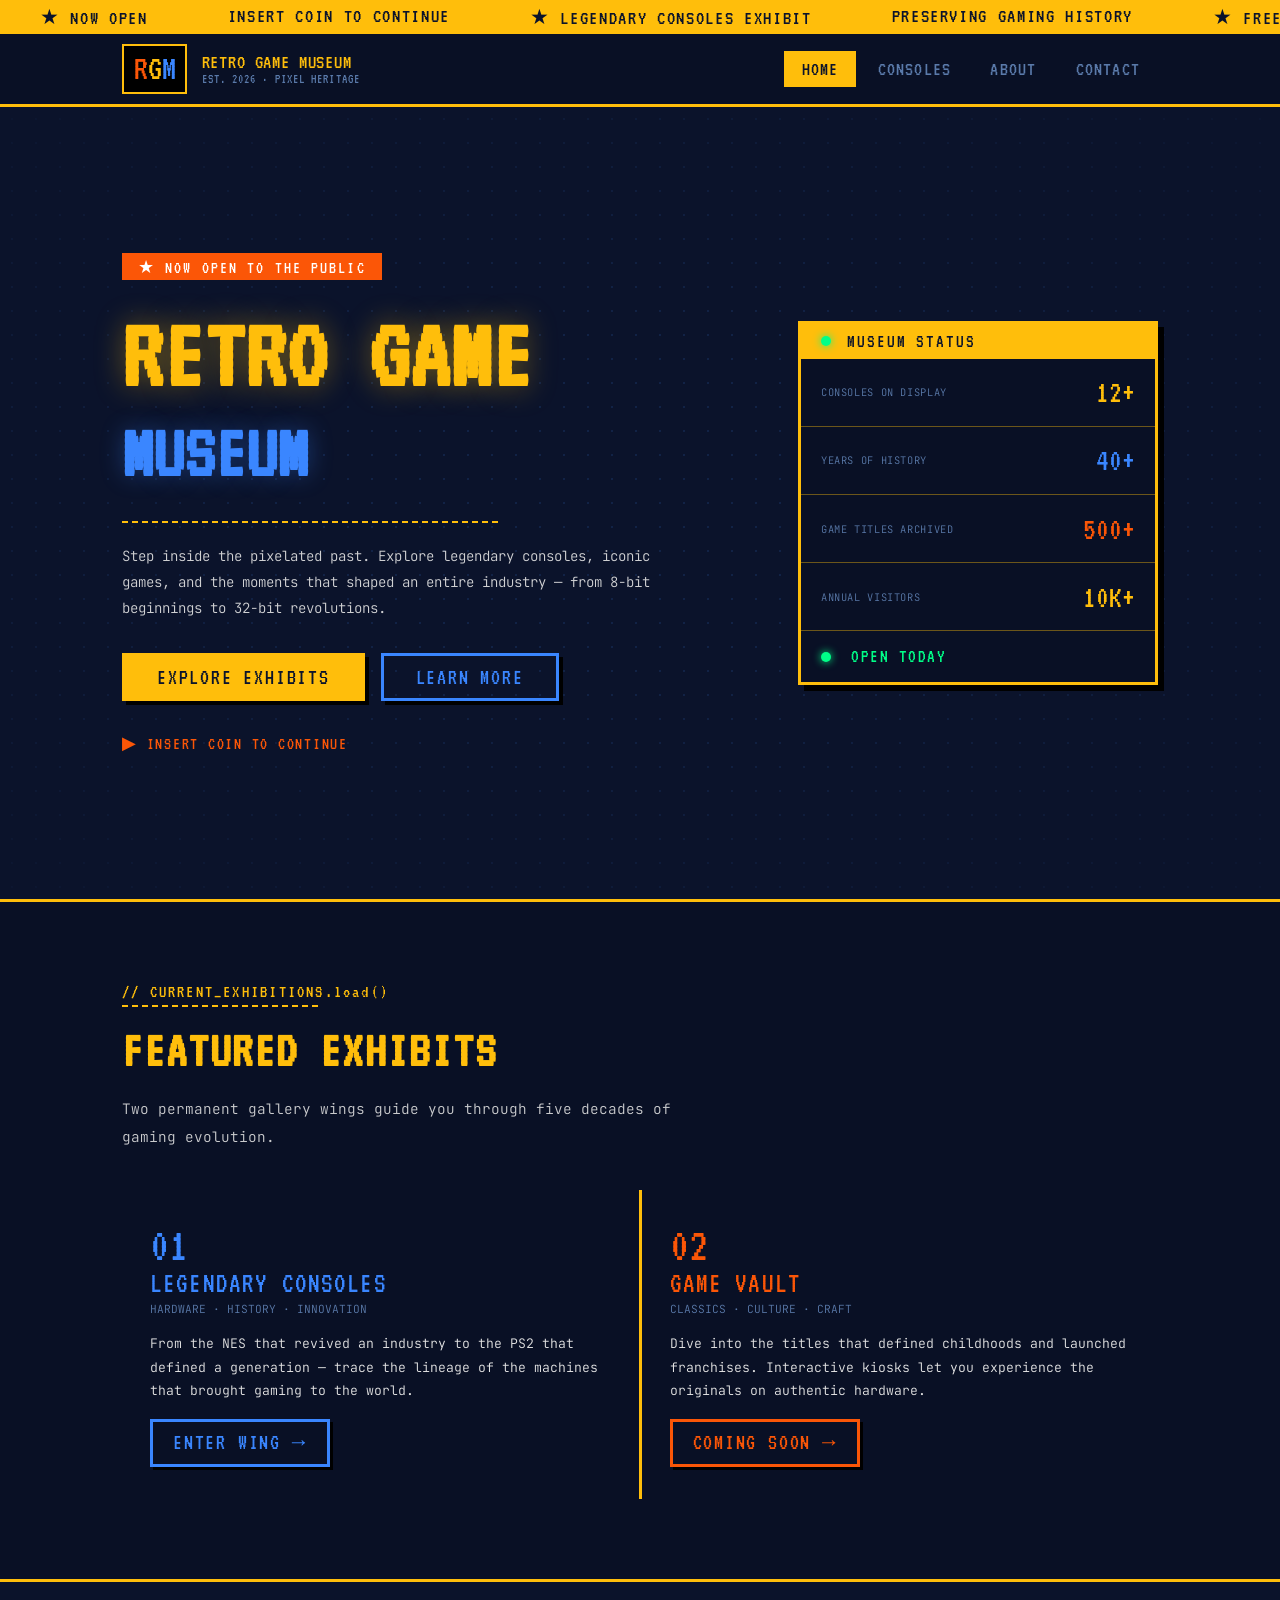
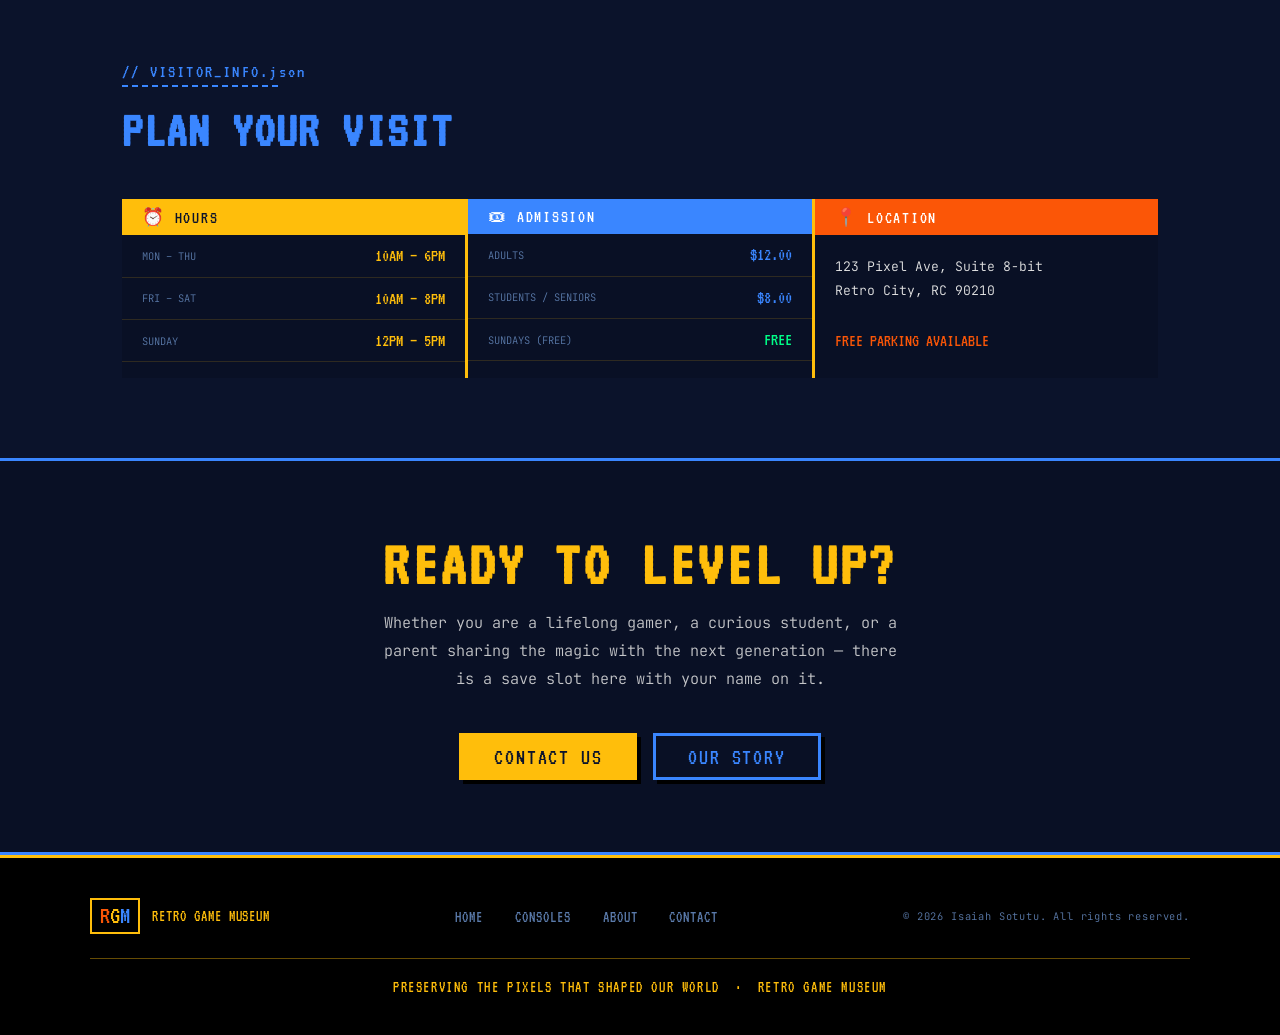
<file: RGM-export/index.html>
<!DOCTYPE html>
<html lang="en">
<head>
  <meta charset="UTF-8">
  <meta name="viewport" content="width=device-width, initial-scale=1.0">
  <title>Retro Game Museum</title>
  
<style>@import url('https://fonts.googleapis.com/css2?family=VT323&family=JetBrains+Mono:wght@300;400;500;700&display=swap');

:root {
  --bg: #0B132B; --card: #0f1a3a; --card-dk: #091025;
  --blue: #3A86FF; --gold: #FFBE0B; --gray: #E5E5E5; --red: #FB5607; --muted: #5a7aaa;
  --gold-border: rgba(255,190,11,0.40); --blue-border: rgba(58,134,255,0.35);
  --font-pixel: 'VT323', monospace; --font-mono: 'JetBrains Mono', monospace;
}
*,*::before,*::after{box-sizing:border-box;margin:0;padding:0;}
html{scroll-behavior:smooth;}
body{font-family:var(--font-mono);background:var(--bg);color:var(--gray);min-height:100vh;overflow-x:hidden;font-weight:300;font-size:16px;}
img{display:block;max-width:100%;}
a{color:inherit;text-decoration:none;}
button{font-family:inherit;cursor:pointer;}
::-webkit-scrollbar{width:4px;background:var(--card-dk);}
::-webkit-scrollbar-thumb{background:rgba(58,134,255,0.3);}

@keyframes marquee{0%{transform:translateX(0);}100%{transform:translateX(-50%);}}
@keyframes blink{0%,100%{opacity:1;}50%{opacity:0;}}
@keyframes pulse-green{0%,100%{box-shadow:0 0 6px #00ff88;}50%{box-shadow:0 0 14px #00ff88;}}

.blink{animation:blink 1.1s step-end infinite;}
.container{max-width:1100px;margin:0 auto;padding:0 2rem;}

.ticker{background:var(--gold);height:34px;overflow:hidden;display:flex;align-items:center;}
.ticker-track{display:flex;white-space:nowrap;animation:marquee 22s linear infinite;}
.ticker-item{font-family:var(--font-pixel);font-size:1.3rem;color:var(--bg);letter-spacing:.08em;padding:0 2.5rem;}

.site-header{background:var(--card-dk);border-bottom:3px solid var(--gold);position:sticky;top:0;z-index:100;}
.site-nav{max-width:1100px;margin:0 auto;padding:0 2rem;height:70px;display:flex;align-items:center;justify-content:space-between;}
.nav-logo{display:flex;align-items:center;gap:.9rem;text-decoration:none;}
.nav-logo-badge{background:#000;padding:.35rem .6rem;border:2px solid var(--gold);font-family:var(--font-pixel);font-size:2.2rem;line-height:1;}
.nav-logo-badge .r{color:var(--red);}
.nav-logo-badge .g{color:var(--gold);}
.nav-logo-badge .b{color:var(--blue);}
.nav-logo-title{font-family:var(--font-pixel);font-size:1.3rem;color:var(--gold);letter-spacing:.04em;display:block;}
.nav-logo-sub{font-family:var(--font-pixel);font-size:.85rem;color:var(--muted);letter-spacing:.08em;display:block;}
.nav-links{display:flex;gap:.2rem;list-style:none;}
.nav-links a{font-family:var(--font-pixel);font-size:1.25rem;letter-spacing:.06em;padding:.4rem 1rem;color:var(--muted);border:2px solid transparent;transition:all .15s;display:block;}
.nav-links a:hover,.nav-links a.active{background:var(--gold);color:var(--bg);border-color:var(--gold);}

.site-footer{background:#000;border-top:3px solid var(--gold);padding:2.5rem 2rem;}
.footer-inner{max-width:1100px;margin:0 auto;display:flex;justify-content:space-between;align-items:center;flex-wrap:wrap;gap:1.5rem;}
.footer-logo{display:flex;align-items:center;gap:.75rem;}
.footer-logo-badge{background:#000;padding:.2rem .5rem;border:2px solid var(--gold);font-family:var(--font-pixel);font-size:1.6rem;line-height:1;}
.footer-logo-name{font-family:var(--font-pixel);font-size:1rem;color:var(--gold);letter-spacing:.06em;}
.footer-links{display:flex;gap:2rem;list-style:none;}
.footer-links a{font-family:var(--font-pixel);font-size:1rem;color:var(--muted);letter-spacing:.06em;transition:color .15s;}
.footer-links a:hover{color:var(--gold);}
.footer-copy{font-size:.65rem;color:var(--muted);letter-spacing:.08em;}
.footer-tagline{border-top:1px solid var(--gold-border);margin-top:1.5rem;padding-top:1.25rem;text-align:center;font-family:var(--font-pixel);font-size:1rem;color:var(--gold);letter-spacing:.1em;max-width:1100px;margin-left:auto;margin-right:auto;}

.btn{font-family:var(--font-pixel);font-size:1.4rem;letter-spacing:.08em;padding:.6rem 2rem;border:3px solid;cursor:pointer;transition:transform .1s,box-shadow .1s;display:inline-block;text-align:center;text-decoration:none;}
.btn:hover{transform:translate(2px,2px);box-shadow:2px 2px 0 #000;}
.btn-gold{background:var(--gold);color:var(--bg);border-color:var(--gold);box-shadow:4px 4px 0 #000;}
.btn-red{background:var(--red);color:#fff;border-color:var(--red);box-shadow:4px 4px 0 #000;}
.btn-blue{background:var(--blue);color:#fff;border-color:var(--blue);box-shadow:4px 4px 0 #000;}
.btn-ghost-gold{background:transparent;color:var(--gold);border-color:var(--gold);box-shadow:4px 4px 0 #000;}
.btn-ghost-blue{background:transparent;color:var(--blue);border-color:var(--blue);box-shadow:4px 4px 0 #000;}
.btn-group{display:flex;gap:1rem;flex-wrap:wrap;}

.eyebrow{font-family:var(--font-pixel);font-size:1.15rem;letter-spacing:.12em;margin-bottom:.25rem;}
.eyebrow-gold{color:var(--gold);}
.eyebrow-blue{color:var(--blue);}
.eyebrow-red{color:var(--red);}
.pixel-divider{height:2px;margin:.25rem 0;}
.pixel-divider-gold{background:repeating-linear-gradient(90deg,var(--gold) 0,var(--gold) 6px,transparent 6px,transparent 10px);}
.pixel-divider-blue{background:repeating-linear-gradient(90deg,var(--blue) 0,var(--blue) 6px,transparent 6px,transparent 10px);}

.section-title{font-family:var(--font-pixel);font-size:clamp(2.2rem,4vw,3.5rem);letter-spacing:.04em;line-height:1.1;margin-bottom:1rem;}
.section-title-gold{color:var(--gold);}
.section-title-blue{color:var(--blue);}
.section-title-red{color:var(--red);}
.page-hero-area{background:var(--card-dk);border-bottom:3px solid var(--gold);padding:3.5rem 2rem 2.5rem;}
.page-hero-inner{max-width:1100px;margin:0 auto;}
.page-title{font-family:var(--font-pixel);font-size:clamp(3rem,7vw,5rem);line-height:1;letter-spacing:.02em;margin-bottom:.5rem;}
.page-title-gold{color:var(--gold);text-shadow:0 0 30px rgba(255,190,11,.3);}
.page-title-blue{color:var(--blue);text-shadow:0 0 30px rgba(58,134,255,.3);}
.page-title-red{color:var(--red);text-shadow:0 0 30px rgba(251,86,7,.3);}
.page-sub{font-size:.85rem;color:var(--muted);letter-spacing:.06em;margin-top:.5rem;}
.lead{font-size:.9rem;line-height:1.9;color:var(--gray);opacity:.88;}

.breadcrumb{display:flex;align-items:center;gap:.75rem;margin-bottom:2.5rem;font-family:var(--font-pixel);font-size:1rem;letter-spacing:.06em;}
.breadcrumb a{color:var(--muted);transition:color .15s;}
.breadcrumb a:hover{color:var(--gold);}
.breadcrumb-sep{color:var(--gold);}
.breadcrumb-current{color:var(--gold);}
.status-dot{display:inline-block;width:10px;height:10px;border-radius:50%;background:#00ff88;box-shadow:0 0 8px #00ff88;animation:pulse-green 2s ease-in-out infinite;vertical-align:middle;margin-right:.5rem;}
.badge{font-family:var(--font-pixel);font-size:1.05rem;letter-spacing:.1em;padding:.2rem 1rem;display:inline-block;}
.badge-gold{background:var(--gold);color:var(--bg);}
.badge-blue{background:var(--blue);color:#fff;}
.badge-red{background:var(--red);color:#fff;}

/* HOME */
.hero{position:relative;min-height:88vh;display:flex;align-items:center;overflow:hidden;}
.hero-bg{position:absolute;inset:0;background-image:radial-gradient(rgba(58,134,255,.13) 1.5px,transparent 1.5px);background-size:24px 24px;}
.hero-vignette{position:absolute;inset:0;background:radial-gradient(ellipse 85% 75% at 50% 50%,transparent 30%,var(--bg) 100%);}
.hero-content{position:relative;z-index:2;max-width:1100px;margin:0 auto;padding:5rem 2rem;width:100%;display:grid;grid-template-columns:1fr 360px;gap:4rem;align-items:center;}
.hero-pre-badge{display:inline-block;background:var(--red);padding:.2rem 1rem;margin-bottom:1.5rem;font-family:var(--font-pixel);font-size:1.1rem;color:#fff;letter-spacing:.12em;}
.hero-title-line1{font-family:var(--font-pixel);font-size:clamp(3.5rem,8vw,6.5rem);line-height:1;color:var(--gold);margin-bottom:.4rem;text-shadow:0 0 30px rgba(255,190,11,.4);}
.hero-title-line2{font-family:var(--font-pixel);font-size:clamp(2.8rem,6vw,5rem);line-height:1.05;color:var(--blue);margin-bottom:1.75rem;text-shadow:0 0 25px rgba(58,134,255,.33);}
.hero-desc{font-size:.88rem;line-height:1.85;color:var(--gray);max-width:540px;opacity:.9;margin-bottom:2rem;}
.hero-insert-coin{font-family:var(--font-pixel);font-size:1.1rem;color:var(--red);margin-top:2rem;letter-spacing:.1em;}
.stats-panel{background:var(--card-dk);border:3px solid var(--gold);box-shadow:6px 6px 0 #000;overflow:hidden;}
.stats-panel-header{background:var(--gold);padding:.5rem 1.25rem;display:flex;align-items:center;gap:.5rem;}
.stats-panel-header-title{font-family:var(--font-pixel);font-size:1.2rem;color:var(--bg);letter-spacing:.1em;}
.stat-row{display:flex;justify-content:space-between;align-items:center;padding:1.1rem 1.25rem;border-bottom:1px solid var(--gold-border);}
.stat-label{font-size:.65rem;color:var(--muted);letter-spacing:.06em;}
.stat-value{font-family:var(--font-pixel);font-size:2rem;}
.stats-open{display:flex;align-items:center;gap:.75rem;padding:1rem 1.25rem;font-family:var(--font-pixel);font-size:1.2rem;color:#00ff88;letter-spacing:.08em;}
.exhibit-grid{display:grid;grid-template-columns:1fr 1fr;gap:3px;background:var(--gold);}
.exhibit-card{background:var(--card-dk);padding:2rem 1.75rem;display:flex;flex-direction:column;transition:background .15s;text-decoration:none;color:inherit;}
.exhibit-card:hover{background:var(--card);}
.exhibit-num{font-family:var(--font-pixel);font-size:3rem;line-height:1;}
.exhibit-name{font-family:var(--font-pixel);font-size:1.8rem;letter-spacing:.04em;line-height:1;}
.exhibit-sub{font-size:.7rem;color:var(--muted);margin-top:.2rem;}
.exhibit-body{font-size:.82rem;line-height:1.8;color:var(--gray);margin:1rem 0;flex:1;}
.exhibit-cta{font-family:var(--font-pixel);font-size:1.4rem;letter-spacing:.08em;padding:.5rem 1.25rem;background:transparent;border:3px solid;display:inline-block;align-self:flex-start;transition:all .15s;box-shadow:3px 3px 0 #000;}
.exhibit-cta-blue{color:var(--blue);border-color:var(--blue);}
.exhibit-cta-red{color:var(--red);border-color:var(--red);}
.exhibit-card:hover .exhibit-cta-blue{background:var(--blue);color:#fff;}
.exhibit-card:hover .exhibit-cta-red{background:var(--red);color:#fff;}
.visit-grid{display:grid;grid-template-columns:repeat(3,1fr);gap:3px;background:var(--gold);}
.visit-card{background:var(--card-dk);overflow:hidden;}
.visit-header{padding:.5rem 1.25rem;display:flex;align-items:center;gap:.5rem;}
.visit-header-gold{background:var(--gold);}
.visit-header-blue{background:var(--blue);}
.visit-header-red{background:var(--red);}
.visit-header-title{font-family:var(--font-pixel);font-size:1.1rem;letter-spacing:.1em;}
.visit-header-gold .visit-header-title{color:var(--bg);}
.visit-header-blue .visit-header-title,.visit-header-red .visit-header-title{color:#fff;}
.visit-row{display:flex;justify-content:space-between;align-items:center;padding:.7rem 1.25rem;border-bottom:1px solid rgba(255,190,11,.15);}
.visit-row-label{font-size:.65rem;color:var(--muted);}
.visit-row-value{font-family:var(--font-pixel);font-size:1.15rem;}
.cta-strip{position:relative;overflow:hidden;padding:4.5rem 2rem;text-align:center;background-image:radial-gradient(rgba(255,190,11,.12) 1.5px,transparent 1.5px);background-size:24px 24px;}
.cta-strip-title{font-family:var(--font-pixel);font-size:clamp(2.5rem,5vw,4.5rem);letter-spacing:.04em;color:var(--gold);margin-bottom:.75rem;}
.cta-strip-desc{font-size:.95rem;line-height:1.85;opacity:.85;max-width:520px;margin:0 auto 2.5rem;}

/* CONSOLES */
.console-intro-text{max-width:680px;font-size:1rem;line-height:1.9;opacity:.88;}
.console-section{padding:5rem 0;border-bottom:1px solid rgba(58,134,255,.15);}
.console-section-inner{max-width:1100px;margin:0 auto;padding:0 2rem;display:grid;grid-template-columns:1fr 1fr;gap:4rem;align-items:center;}
.console-section-inner.reversed{direction:rtl;}
.console-section-inner.reversed>*{direction:ltr;}
.console-img-panel{background:var(--card-dk);overflow:hidden;position:relative;}
.console-img-panel img{width:100%;aspect-ratio:4/3;object-fit:cover;opacity:.75;transition:transform .4s,opacity .3s;display:block;}
.console-img-panel:hover img{transform:scale(1.04);opacity:.85;}
.console-img-scanlines{position:absolute;inset:0;pointer-events:none;background-image:repeating-linear-gradient(0deg,transparent,transparent 3px,rgba(0,0,0,.18) 3px,rgba(0,0,0,.18) 4px);}
.console-img-fade{position:absolute;bottom:0;left:0;right:0;height:50%;background:linear-gradient(to top,var(--card-dk) 0%,transparent 100%);pointer-events:none;}
figcaption{padding:1rem 1.25rem;border-top:2px solid;text-align:center;}
figcaption .fig-short{font-family:var(--font-pixel);font-size:1.6rem;letter-spacing:.06em;display:block;}
figcaption .fig-full{font-size:.7rem;color:var(--muted);display:block;margin-top:.15rem;}
.console-info-title{font-family:var(--font-pixel);font-size:clamp(1.8rem,3.5vw,2.8rem);letter-spacing:.02em;line-height:1.1;margin-bottom:.5rem;}
.console-info-body{font-size:.9rem;line-height:1.95;color:var(--gray);margin:1.5rem 0 2rem;}
.console-info-body em{font-style:italic;color:var(--gold);}
.console-stat{background:var(--card-dk);border:2px solid rgba(58,134,255,.27);padding:.5rem 1rem;}
.console-stat-label{font-size:.6rem;color:var(--muted);letter-spacing:.06em;}
.console-stat-val{font-family:var(--font-pixel);font-size:1.3rem;color:var(--blue);}
.gallery-section{padding:5rem 0;background:var(--card-dk);}
.gallery-section-inner{max-width:1100px;margin:0 auto;padding:0 2rem;}
.console-gallery{display:grid;grid-template-columns:repeat(3,1fr);gap:3px;background:var(--gold);margin-top:2.5rem;}
.console-gallery figure{margin:0;background:var(--card-dk);overflow:hidden;}
.console-gallery figure img{width:100%;aspect-ratio:4/3;object-fit:cover;opacity:.7;transition:opacity .3s;display:block;}
.console-gallery figure:hover img{opacity:.85;}

/* ABOUT */
.about-layout{display:grid;grid-template-columns:1fr 1fr;gap:4rem;align-items:start;margin-bottom:4rem;}
.about-logo-showcase{background:#000;border:3px solid var(--gold);box-shadow:8px 8px 0 #000,0 0 40px rgba(255,190,11,.14);padding:2.5rem 3rem;text-align:center;display:inline-block;}
.logo-letters{font-family:var(--font-pixel);font-size:5rem;line-height:1;margin-bottom:.5rem;}
.logo-letters .r{color:var(--red);}
.logo-letters .g{color:var(--gold);}
.logo-letters .b{color:var(--blue);}
.logo-tv{width:64px;height:52px;background:var(--blue);border:3px solid var(--gray);margin:.75rem auto 0;position:relative;display:flex;align-items:center;justify-content:center;}
.logo-tv-screen{width:44px;height:32px;background:#1a3a6a;border:2px solid rgba(229,229,229,.27);}
.logo-name-sub{font-family:var(--font-pixel);font-size:.85rem;color:var(--muted);letter-spacing:.1em;margin-top:1rem;display:block;}
.about-section-card{background:var(--card-dk);border:3px solid;box-shadow:6px 6px 0 #000;overflow:hidden;margin-bottom:1.5rem;}
.about-section-card-gold{border-color:var(--gold);}
.about-section-card-blue{border-color:var(--blue);}
.about-section-header{padding:.6rem 1.25rem;display:flex;align-items:center;gap:.5rem;}
.about-section-header-gold{background:var(--gold);}
.about-section-header-blue{background:var(--blue);}
.about-section-header-title{font-family:var(--font-pixel);font-size:1.2rem;letter-spacing:.1em;}
.about-section-header-gold .about-section-header-title{color:var(--bg);}
.about-section-header-blue .about-section-header-title{color:#fff;}
.about-section-body{padding:1.5rem 1.25rem;}
.about-section-body p{font-size:.9rem;line-height:1.95;opacity:.9;}
.audience-grid{display:grid;grid-template-columns:1fr 1fr;gap:3px;background:var(--gold);margin-top:1.5rem;}
.audience-card{background:var(--bg);padding:1.75rem;display:flex;gap:1.25rem;align-items:flex-start;}
.audience-icon{font-size:2rem;line-height:1;flex-shrink:0;margin-top:.1rem;}
.audience-label{font-family:var(--font-pixel);font-size:1.4rem;color:var(--gold);letter-spacing:.06em;margin-bottom:.4rem;}
.audience-desc{font-size:.8rem;line-height:1.8;opacity:.85;}
.values-grid{display:grid;grid-template-columns:repeat(3,1fr);gap:1.25rem;margin-top:1.5rem;}
.value-card{background:var(--card-dk);border:3px solid;box-shadow:4px 4px 0 #000;padding:1.25rem;}
.value-card-blue{border-color:rgba(58,134,255,.44);}
.value-card-gold{border-color:rgba(255,190,11,.44);}
.value-card-red{border-color:rgba(251,86,7,.44);}
.value-num{font-family:var(--font-pixel);font-size:2.5rem;line-height:1;margin-bottom:.5rem;}
.value-title{font-family:var(--font-pixel);font-size:1.2rem;letter-spacing:.08em;margin-bottom:.35rem;}
.value-desc{font-size:.78rem;line-height:1.8;opacity:.85;}
.founder-card{background:var(--card-dk);border:3px solid var(--red);box-shadow:6px 6px 0 #000;overflow:hidden;}
.founder-avatar{background:var(--bg);padding:2rem;text-align:center;border-bottom:2px solid var(--red);}
.founder-initials{width:80px;height:80px;background:var(--red);margin:0 auto .75rem;display:flex;align-items:center;justify-content:center;font-family:var(--font-pixel);font-size:2.5rem;color:#fff;}
.founder-display-name{font-family:var(--font-pixel);font-size:1.5rem;color:var(--gray);letter-spacing:.06em;}
.founder-display-role{font-size:.65rem;color:var(--muted);letter-spacing:.1em;margin-top:.3rem;}
.founder-bio{padding:1.5rem;}
.founder-bio-name{font-family:var(--font-pixel);font-size:2rem;color:var(--gray);letter-spacing:.04em;margin-bottom:.25rem;}
.founder-bio-role{font-family:var(--font-pixel);font-size:1.1rem;color:var(--red);letter-spacing:.08em;margin-bottom:1.25rem;}
.founder-bio-text{font-size:.88rem;line-height:1.95;opacity:.9;}
.founder-quote{margin-top:1.5rem;background:var(--bg);border-left:4px solid var(--red);padding:1.25rem 1.5rem;}
.founder-quote-text{font-family:var(--font-pixel);font-size:1.45rem;color:var(--gray);line-height:1.4;letter-spacing:.03em;margin-bottom:.75rem;}
.founder-quote-attr{font-size:.7rem;color:var(--muted);letter-spacing:.1em;}
.timeline{position:relative;margin-top:2rem;}
.timeline-line{position:absolute;left:78px;top:0;bottom:0;width:2px;background:repeating-linear-gradient(180deg,var(--blue) 0,var(--blue) 8px,transparent 8px,transparent 14px);}
.timeline-items{display:flex;flex-direction:column;gap:2rem;}
.timeline-item{display:flex;gap:2.5rem;align-items:flex-start;}
.timeline-year{flex-shrink:0;width:78px;text-align:right;font-family:var(--font-pixel);font-size:1.4rem;color:var(--gold);}
.timeline-dot{flex-shrink:0;width:16px;height:16px;margin-top:4px;position:relative;z-index:1;}
.timeline-dot-blue{background:var(--blue);box-shadow:0 0 10px rgba(58,134,255,.53);}
.timeline-dot-gold{background:var(--gold);box-shadow:0 0 10px rgba(255,190,11,.53);}
.timeline-content{background:var(--bg);border:2px solid rgba(58,134,255,.27);padding:1rem 1.25rem;flex:1;box-shadow:3px 3px 0 #000;}
.timeline-event{font-family:var(--font-pixel);font-size:1.3rem;letter-spacing:.06em;margin-bottom:.35rem;}
.timeline-detail{font-size:.78rem;line-height:1.8;opacity:.85;}

/* CONTACT */
.contact-layout{display:grid;grid-template-columns:1fr 380px;gap:3.5rem;align-items:start;}
.form-stack{display:flex;flex-direction:column;gap:1.25rem;}
.form-row{display:grid;grid-template-columns:1fr 1fr;gap:1rem;}
.form-field{display:flex;flex-direction:column;gap:.4rem;}
.form-label{font-family:var(--font-pixel);font-size:1rem;letter-spacing:.1em;color:var(--muted);}
.form-label .req{color:var(--red);}
.form-control{font-family:var(--font-mono);background:var(--card-dk);border:2px solid var(--blue-border);color:var(--gray);font-size:.88rem;padding:.75rem 1rem;outline:none;width:100%;transition:border-color .15s,background .15s;caret-color:var(--gold);}
.form-control:focus{border-color:var(--gold);background:var(--card);}
.form-control option{background:var(--card-dk);}
textarea.form-control{resize:vertical;min-height:140px;}
.form-note{font-size:.65rem;color:var(--muted);letter-spacing:.06em;}
.form-note .req{color:var(--red);}
.contact-sidebar{display:flex;flex-direction:column;gap:3px;background:var(--gold);}
.contact-sidebar-card{background:var(--card-dk);overflow:hidden;}
.contact-sidebar-header{padding:.5rem 1.25rem;display:flex;align-items:center;gap:.5rem;}
.contact-sidebar-header-gold{background:var(--gold);}
.contact-sidebar-header-blue{background:var(--blue);}
.contact-sidebar-header-red{background:var(--red);}
.contact-sidebar-header-title{font-family:var(--font-pixel);font-size:1.2rem;letter-spacing:.1em;}
.contact-sidebar-header-gold .contact-sidebar-header-title{color:var(--bg);}
.contact-sidebar-header-blue .contact-sidebar-header-title,.contact-sidebar-header-red .contact-sidebar-header-title{color:#fff;}
.contact-sidebar-body{padding:1.25rem;}
.contact-info-line{font-size:.8rem;line-height:1.8;}
.response-note{background:var(--bg);border:2px solid rgba(255,190,11,.27);padding:1.25rem;margin:0 1.25rem 1.25rem;display:flex;gap:.75rem;}
.response-title{font-family:var(--font-pixel);font-size:1.1rem;color:#00ff88;letter-spacing:.06em;margin-bottom:.3rem;}
.response-desc{font-size:.75rem;color:var(--muted);line-height:1.7;}
.success-banner{background:var(--card-dk);border:3px solid var(--gold);box-shadow:6px 6px 0 #000;padding:3rem 2rem;text-align:center;display:none;}
.success-banner.visible{display:block;}
.success-title{font-family:var(--font-pixel);font-size:2.5rem;color:#00ff88;letter-spacing:.04em;text-shadow:0 0 20px rgba(0,255,136,.4);margin-bottom:.5rem;}
.success-sub{font-family:var(--font-pixel);font-size:1.3rem;color:var(--gold);letter-spacing:.06em;margin-bottom:1.25rem;}
.success-text{font-size:.85rem;line-height:1.8;max-width:400px;margin:0 auto 1.5rem;}
.faq-grid{display:grid;grid-template-columns:1fr 1fr;gap:3px;background:var(--blue);margin-top:2rem;}
.faq-card{background:var(--bg);padding:1.75rem;}
.faq-q{display:flex;gap:.75rem;margin-bottom:.75rem;}
.faq-mark{font-family:var(--font-pixel);font-size:1.3rem;flex-shrink:0;}
.faq-q .faq-mark{color:var(--gold);}
.faq-a .faq-mark{color:var(--blue);}
.faq-question{font-family:var(--font-pixel);font-size:1.15rem;color:var(--gold);letter-spacing:.04em;line-height:1.3;}
.faq-a{display:flex;gap:.75rem;}
.faq-answer{font-size:.8rem;line-height:1.85;opacity:.9;}

@media(max-width:900px){
  .hero-content{grid-template-columns:1fr;}
  .stats-panel{display:none;}
  .exhibit-grid{grid-template-columns:1fr;}
  .visit-grid{grid-template-columns:1fr;}
  .console-section-inner{grid-template-columns:1fr;direction:ltr;}
  .console-gallery{grid-template-columns:1fr 1fr;}
  .about-layout{grid-template-columns:1fr;}
  .audience-grid{grid-template-columns:1fr;}
  .values-grid{grid-template-columns:1fr;}
  .contact-layout{grid-template-columns:1fr;}
  .faq-grid{grid-template-columns:1fr;}
  .footer-inner{flex-direction:column;align-items:flex-start;}
  .nav-links a{padding:.4rem .6rem;font-size:1rem;}
  .form-row{grid-template-columns:1fr;}
}
@media(max-width:600px){.console-gallery{grid-template-columns:1fr;}}
</style>
</head>
<body>

<!-- TICKER -->
<div class="ticker" aria-hidden="true">
  <div class="ticker-track">
    <span class="ticker-item">★ NOW OPEN</span>
    <span class="ticker-item">INSERT COIN TO CONTINUE</span>
    <span class="ticker-item">★ LEGENDARY CONSOLES EXHIBIT</span>
    <span class="ticker-item">PRESERVING GAMING HISTORY</span>
    <span class="ticker-item">★ FREE ADMISSION SUNDAYS</span>
    <span class="ticker-item">RETRO GAME MUSEUM · EST. 2026</span>
    <span class="ticker-item">★ NOW OPEN</span>
    <span class="ticker-item">INSERT COIN TO CONTINUE</span>
    <span class="ticker-item">★ LEGENDARY CONSOLES EXHIBIT</span>
    <span class="ticker-item">PRESERVING GAMING HISTORY</span>
    <span class="ticker-item">★ FREE ADMISSION SUNDAYS</span>
    <span class="ticker-item">RETRO GAME MUSEUM · EST. 2026</span>
  </div>
</div>

<!-- HEADER / NAV -->
<header class="site-header">
  <nav class="site-nav">
    <a href="index.html" class="nav-logo">
      <div class="nav-logo-badge"><span class="r">R</span><span class="g">G</span><span class="b">M</span></div>
      <div>
        <span class="nav-logo-title">RETRO GAME MUSEUM</span>
        <span class="nav-logo-sub">EST. 2026 · PIXEL HERITAGE</span>
      </div>
    </a>
    <ul class="nav-links">
      <li><a href="index.html">HOME</a></li>
      <li><a href="legendary-consoles.html">CONSOLES</a></li>
      <li><a href="about.html">ABOUT</a></li>
      <li><a href="contact.html">CONTACT</a></li>
    </ul>
  </nav>
</header>

<!-- HERO -->
<section class="hero">
  <div class="hero-bg"></div>
  <div class="hero-vignette"></div>
  <div class="hero-content">
    <div>
      <span class="hero-pre-badge">★ NOW OPEN TO THE PUBLIC</span>
      <h1>
        <div class="hero-title-line1">RETRO GAME</div>
        <div class="hero-title-line2">MUSEUM</div>
      </h1>
      <div class="pixel-divider pixel-divider-gold" style="max-width:380px;margin:0 0 1.25rem;"></div>
      <p class="hero-desc">
        Step inside the pixelated past. Explore legendary consoles, iconic games,
        and the moments that shaped an entire industry — from 8-bit beginnings to
        32-bit revolutions.
      </p>
      <div class="btn-group">
        <a href="legendary-consoles.html" class="btn btn-gold">EXPLORE EXHIBITS</a>
        <a href="about.html" class="btn btn-ghost-blue">LEARN MORE</a>
      </div>
      <p class="hero-insert-coin blink">▶ INSERT COIN TO CONTINUE</p>
    </div>

    <!-- Stats panel -->
    <div class="stats-panel">
      <div class="stats-panel-header">
        <span class="status-dot"></span>
        <span class="stats-panel-header-title">MUSEUM STATUS</span>
      </div>
      <div class="stat-row">
        <span class="stat-label">CONSOLES ON DISPLAY</span>
        <span class="stat-value" style="color:var(--gold);">12+</span>
      </div>
      <div class="stat-row">
        <span class="stat-label">YEARS OF HISTORY</span>
        <span class="stat-value" style="color:var(--blue);">40+</span>
      </div>
      <div class="stat-row">
        <span class="stat-label">GAME TITLES ARCHIVED</span>
        <span class="stat-value" style="color:var(--red);">500+</span>
      </div>
      <div class="stat-row">
        <span class="stat-label">ANNUAL VISITORS</span>
        <span class="stat-value" style="color:var(--gold);">10K+</span>
      </div>
      <div class="stats-open">
        <span class="status-dot"></span>
        OPEN TODAY
      </div>
    </div>
  </div>
</section>

<!-- EXHIBITS -->
<section style="padding:5rem 0;background:var(--card-dk);border-top:3px solid var(--gold);border-bottom:3px solid var(--gold);">
  <div class="container">
    <p class="eyebrow eyebrow-gold">// CURRENT_EXHIBITIONS.load()</p>
    <div class="pixel-divider pixel-divider-gold" style="max-width:200px;margin-bottom:1rem;"></div>
    <h2 class="section-title section-title-gold">FEATURED EXHIBITS</h2>
    <p class="lead" style="max-width:560px;margin-bottom:2.5rem;">
      Two permanent gallery wings guide you through five decades of gaming evolution.
    </p>
    <div class="exhibit-grid">
      <a href="legendary-consoles.html" class="exhibit-card" style="padding:2rem 1.75rem;">
        <div class="exhibit-num" style="color:var(--blue);">01</div>
        <div class="exhibit-name" style="color:var(--blue);">LEGENDARY CONSOLES</div>
        <div class="exhibit-sub">HARDWARE · HISTORY · INNOVATION</div>
        <p class="exhibit-body">
          From the NES that revived an industry to the PS2 that defined a generation —
          trace the lineage of the machines that brought gaming to the world.
        </p>
        <span class="exhibit-cta exhibit-cta-blue">ENTER WING →</span>
      </a>
      <a href="about.html" class="exhibit-card" style="padding:2rem 1.75rem;">
        <div class="exhibit-num" style="color:var(--red);">02</div>
        <div class="exhibit-name" style="color:var(--red);">GAME VAULT</div>
        <div class="exhibit-sub">CLASSICS · CULTURE · CRAFT</div>
        <p class="exhibit-body">
          Dive into the titles that defined childhoods and launched franchises.
          Interactive kiosks let you experience the originals on authentic hardware.
        </p>
        <span class="exhibit-cta exhibit-cta-red">COMING SOON →</span>
      </a>
    </div>
  </div>
</section>

<!-- VISITOR INFO -->
<section style="padding:5rem 0;">
  <div class="container">
    <p class="eyebrow eyebrow-blue">// VISITOR_INFO.json</p>
    <div class="pixel-divider pixel-divider-blue" style="max-width:160px;margin-bottom:1rem;"></div>
    <h2 class="section-title section-title-blue" style="margin-bottom:2.5rem;">PLAN YOUR VISIT</h2>
    <div class="visit-grid">
      <div class="visit-card">
        <div class="visit-header visit-header-gold"><span class="visit-header-title" style="color:var(--bg);">⏰ HOURS</span></div>
        <div class="visit-row"><span class="visit-row-label">MON – THU</span><span class="visit-row-value" style="color:var(--gold);">10AM – 6PM</span></div>
        <div class="visit-row"><span class="visit-row-label">FRI – SAT</span><span class="visit-row-value" style="color:var(--gold);">10AM – 8PM</span></div>
        <div class="visit-row"><span class="visit-row-label">SUNDAY</span><span class="visit-row-value" style="color:var(--gold);">12PM – 5PM</span></div>
      </div>
      <div class="visit-card">
        <div class="visit-header visit-header-blue"><span class="visit-header-title" style="color:#fff;">🎟 ADMISSION</span></div>
        <div class="visit-row"><span class="visit-row-label">ADULTS</span><span class="visit-row-value" style="color:var(--blue);">$12.00</span></div>
        <div class="visit-row"><span class="visit-row-label">STUDENTS / SENIORS</span><span class="visit-row-value" style="color:var(--blue);">$8.00</span></div>
        <div class="visit-row"><span class="visit-row-label">SUNDAYS (FREE)</span><span class="visit-row-value" style="color:#00ff88;">FREE</span></div>
      </div>
      <div class="visit-card">
        <div class="visit-header visit-header-red"><span class="visit-header-title" style="color:#fff;">📍 LOCATION</span></div>
        <div style="padding:1.25rem;">
          <p style="font-size:0.82rem;line-height:1.8;color:var(--gray);">
            123 Pixel Ave, Suite 8-bit<br>
            Retro City, RC 90210<br><br>
            <span style="font-family:var(--font-pixel);color:var(--red);font-size:1.1rem;">FREE PARKING AVAILABLE</span>
          </p>
        </div>
      </div>
    </div>
  </div>
</section>

<!-- CTA -->
<section class="cta-strip" style="background:var(--card-dk);border-top:3px solid var(--blue);border-bottom:3px solid var(--blue);">
  <h2 class="cta-strip-title">READY TO LEVEL UP?</h2>
  <p class="cta-strip-desc">
    Whether you are a lifelong gamer, a curious student, or a parent sharing the
    magic with the next generation — there is a save slot here with your name on it.
  </p>
  <div class="btn-group" style="justify-content:center;">
    <a href="contact.html" class="btn btn-gold">CONTACT US</a>
    <a href="about.html" class="btn btn-ghost-blue">OUR STORY</a>
  </div>
</section>

<!-- FOOTER -->
<footer class="site-footer">
  <div class="footer-inner">
    <div class="footer-logo">
      <div class="footer-logo-badge"><span class="r" style="color:var(--red);">R</span><span class="g" style="color:var(--gold);">G</span><span class="b" style="color:var(--blue);">M</span></div>
      <span class="footer-logo-name">RETRO GAME MUSEUM</span>
    </div>
    <ul class="footer-links">
      <li><a href="index.html">HOME</a></li>
      <li><a href="legendary-consoles.html">CONSOLES</a></li>
      <li><a href="about.html">ABOUT</a></li>
      <li><a href="contact.html">CONTACT</a></li>
    </ul>
    <span class="footer-copy">© 2026 Isaiah Sotutu. All rights reserved.</span>
  </div>
  <p class="footer-tagline">PRESERVING THE PIXELS THAT SHAPED OUR WORLD &nbsp;·&nbsp; RETRO GAME MUSEUM</p>
</footer>


<script>/* ═══════════════════════════════════════════════════════════════════
   RETRO GAME MUSEUM — script.js
   © 2026 Isaiah Sotutu · WDD 130
   ═══════════════════════════════════════════════════════════════════ */

/* ── Active nav link ────────────────────────────────────────────── */
(function () {
  const page = location.pathname.split("/").pop() || "index.html";
  document.querySelectorAll(".nav-links a").forEach(function (a) {
    const href = a.getAttribute("href");
    if (href === page || (page === "" && href === "index.html")) {
      a.classList.add("active");
    }
  });
})();

/* ── Contact form ───────────────────────────────────────────────── */
(function () {
  const form = document.getElementById("contact-form");
  if (!form) return;

  const success = document.getElementById("success-banner");

  function showError(input, msg) {
    clearError(input);
    const err = document.createElement("span");
    err.className = "form-error";
    err.style.cssText = "font-size:0.7rem;color:#FB5607;font-family:'JetBrains Mono',monospace;margin-top:0.2rem;display:block;";
    err.textContent = msg;
    input.parentNode.appendChild(err);
    input.style.borderColor = "#FB5607";
  }

  function clearError(input) {
    const existing = input.parentNode.querySelector(".form-error");
    if (existing) existing.remove();
    input.style.borderColor = "";
  }

  function isValidEmail(val) {
    return /^[^\s@]+@[^\s@]+\.[^\s@]+$/.test(val);
  }

  form.addEventListener("submit", function (e) {
    e.preventDefault();

    const first    = form.querySelector("#first-name");
    const last     = form.querySelector("#last-name");
    const email    = form.querySelector("#email");
    const subject  = form.querySelector("#subject");
    const message  = form.querySelector("#message");

    let valid = true;

    [first, last, email, subject, message].forEach(function (el) { clearError(el); });

    if (!first.value.trim())             { showError(first,   "First name is required.");     valid = false; }
    if (!last.value.trim())              { showError(last,    "Last name is required.");      valid = false; }
    if (!email.value.trim())             { showError(email,   "Email is required.");          valid = false; }
    else if (!isValidEmail(email.value)) { showError(email,   "Enter a valid email address."); valid = false; }
    if (!subject.value)                  { showError(subject, "Please select a subject.");    valid = false; }
    if (!message.value.trim())           { showError(message, "Message cannot be empty.");    valid = false; }
    else if (message.value.trim().length < 10) { showError(message, "Message is too short."); valid = false; }

    if (!valid) return;

    form.style.display = "none";
    if (success) {
      success.classList.add("visible");
      success.scrollIntoView({ behavior: "smooth", block: "center" });
    }
  });

  /* real-time border feedback */
  form.querySelectorAll(".form-control").forEach(function (el) {
    el.addEventListener("input", function () { clearError(el); });
  });
})();
</script>
</body>
</html>
</file>
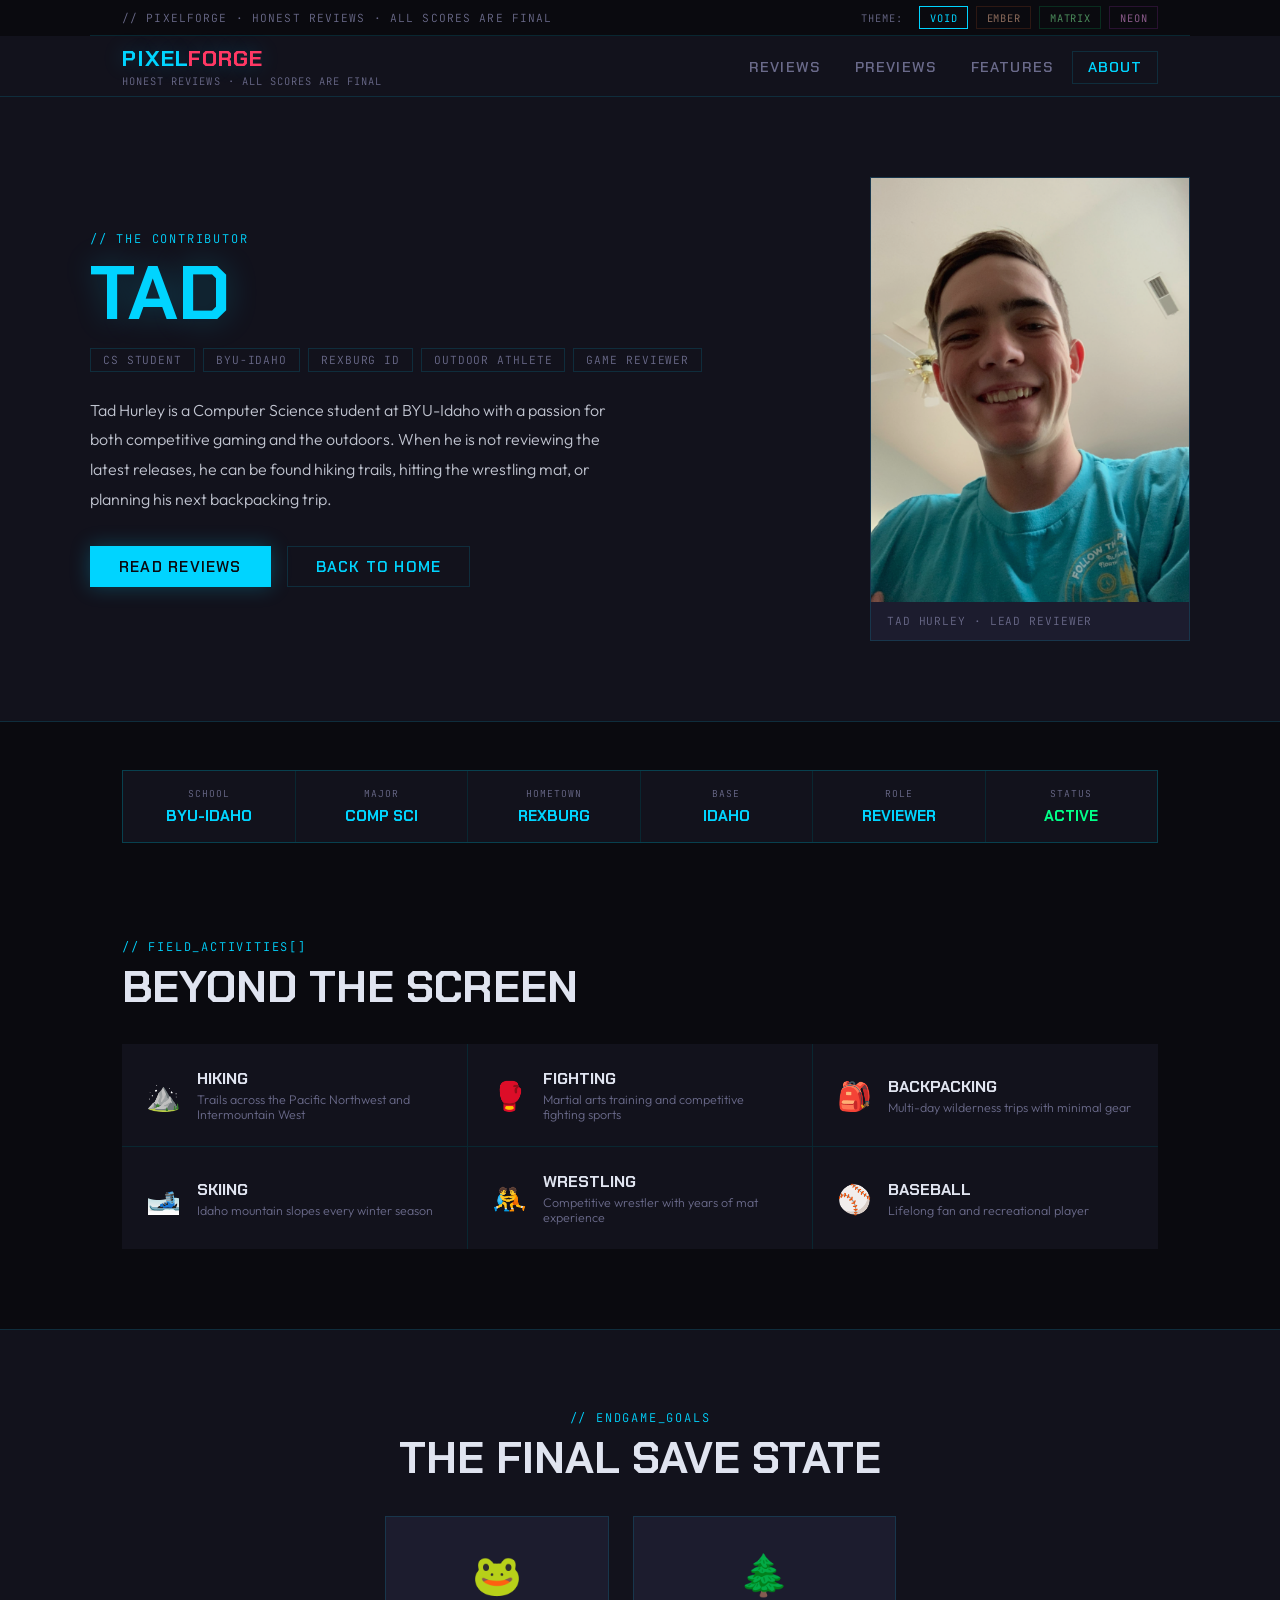
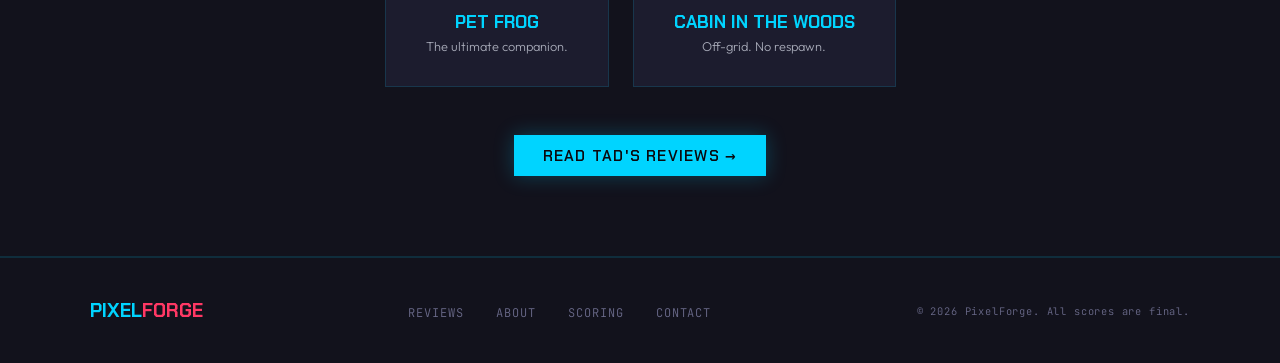
<file: pixelforge-export/about.html>
<!DOCTYPE html>
<html lang="en" data-theme="void">
<head>
  <meta charset="UTF-8">
  <meta name="viewport" content="width=device-width, initial-scale=1.0">
  <title>About Tad | PixelForge</title>
  <script>
    (function(){ var t=localStorage.getItem('pf-theme')||'void'; document.documentElement.setAttribute('data-theme',t); })();
  </script>
  <style>@import url('https://fonts.googleapis.com/css2?family=Chakra+Petch:wght@400;600;700&family=Outfit:wght@300;400;500;600&family=JetBrains+Mono:wght@400;500;700&display=swap');

:root,[data-theme="void"]{
  --bg:#0a0a0f;--fg:#e0e4f0;--card:#12121c;--surface:#1c1c2e;
  --primary:#00d4ff;--primary-fg:#0a0a0f;--accent:#ff3864;--accent-fg:#fff;
  --muted-fg:#6a6a8a;--border:rgba(0,212,255,0.14);--glow:rgba(0,212,255,0.25);
}
[data-theme="ember"]{
  --bg:#100906;--fg:#f0e8de;--card:#1c1009;--surface:#281508;
  --primary:#ff6b2b;--primary-fg:#fff;--accent:#ffc93c;--accent-fg:#100906;
  --muted-fg:#8a6a5a;--border:rgba(255,107,43,0.14);--glow:rgba(255,107,43,0.25);
}
[data-theme="matrix"]{
  --bg:#060e09;--fg:#ddf0e4;--card:#0c1c10;--surface:#122818;
  --primary:#00ff7f;--primary-fg:#060e09;--accent:#b44fff;--accent-fg:#fff;
  --muted-fg:#4a8a5a;--border:rgba(0,255,127,0.14);--glow:rgba(0,255,127,0.25);
}
[data-theme="neon"]{
  --bg:#0e060e;--fg:#f0ddf4;--card:#1a0c1e;--surface:#26102e;
  --primary:#e040fb;--primary-fg:#fff;--accent:#00e5ff;--accent-fg:#0e060e;
  --muted-fg:#8a5a8a;--border:rgba(224,64,251,0.14);--glow:rgba(224,64,251,0.25);
}

*,*::before,*::after{box-sizing:border-box;margin:0;padding:0;}
html{scroll-behavior:smooth;}
body{font-family:'Outfit',sans-serif;background:var(--bg);color:var(--fg);min-height:100vh;overflow-x:hidden;font-weight:300;transition:background .45s,color .45s;}
img{display:block;max-width:100%;}
a{color:inherit;text-decoration:none;}
::-webkit-scrollbar{width:4px;background:var(--card);}
::-webkit-scrollbar-thumb{background:var(--border);}

@keyframes fadeIn{from{opacity:0;transform:translateY(12px);}to{opacity:1;transform:none;}}
.fade-in{animation:fadeIn .6s ease both;}

.container{max-width:1100px;margin:0 auto;padding:0 2rem;}

/* NAV */
.site-header{background:var(--card);border-bottom:1px solid var(--border);position:sticky;top:0;z-index:100;transition:background .45s,border-color .45s;}
.top-bar{background:var(--bg);border-bottom:1px solid var(--border);padding:.4rem 2rem;display:flex;align-items:center;justify-content:space-between;max-width:1100px;margin:0 auto;transition:background .45s;}
.top-bar-label{font-family:'JetBrains Mono',monospace;font-size:.7rem;color:var(--muted-fg);letter-spacing:.1em;}
.theme-switcher{display:flex;gap:.5rem;align-items:center;}
.theme-btn{font-family:'JetBrains Mono',monospace;font-size:.65rem;padding:.2rem .6rem;background:transparent;border:1px solid var(--border);color:var(--muted-fg);cursor:pointer;letter-spacing:.08em;transition:all .2s;}
.theme-btn:hover,.theme-btn.active{border-color:var(--primary);color:var(--primary);}
.site-nav{max-width:1100px;margin:0 auto;padding:0 2rem;height:60px;display:flex;align-items:center;justify-content:space-between;}
.nav-logo{font-family:'Chakra Petch',sans-serif;font-size:1.4rem;font-weight:700;color:var(--primary);letter-spacing:.04em;text-shadow:0 0 20px var(--glow);}
.nav-logo span{color:var(--accent);}
.nav-tagline{font-family:'JetBrains Mono',monospace;font-size:.65rem;color:var(--muted-fg);letter-spacing:.1em;margin-top:.1rem;}
.nav-links{display:flex;gap:.25rem;list-style:none;}
.nav-links a{font-family:'Chakra Petch',sans-serif;font-size:.9rem;font-weight:600;letter-spacing:.08em;padding:.4rem .9rem;color:var(--muted-fg);border:1px solid transparent;transition:all .15s;}
.nav-links a:hover,.nav-links a.active{color:var(--primary);border-color:var(--border);}

/* FOOTER */
.site-footer{background:var(--card);border-top:1px solid var(--border);padding:2.5rem 2rem;transition:background .45s,border-color .45s;}
.footer-inner{max-width:1100px;margin:0 auto;display:flex;justify-content:space-between;align-items:center;flex-wrap:wrap;gap:1.5rem;}
.footer-logo{font-family:'Chakra Petch',sans-serif;font-size:1.2rem;font-weight:700;color:var(--primary);}
.footer-logo span{color:var(--accent);}
.footer-links{display:flex;gap:2rem;list-style:none;}
.footer-links a{font-family:'JetBrains Mono',monospace;font-size:.75rem;color:var(--muted-fg);letter-spacing:.08em;transition:color .15s;}
.footer-links a:hover{color:var(--primary);}
.footer-copy{font-family:'JetBrains Mono',monospace;font-size:.65rem;color:var(--muted-fg);letter-spacing:.08em;}

/* BUTTONS */
.btn{font-family:'Chakra Petch',sans-serif;font-size:.95rem;font-weight:600;letter-spacing:.08em;padding:.6rem 1.75rem;border:1px solid;cursor:pointer;transition:all .2s;display:inline-block;}
.btn-primary{background:var(--primary);color:var(--primary-fg);border-color:var(--primary);box-shadow:0 0 20px var(--glow);}
.btn-primary:hover{box-shadow:0 0 30px var(--glow);}
.btn-ghost{background:transparent;color:var(--primary);border-color:var(--border);}
.btn-ghost:hover{border-color:var(--primary);box-shadow:0 0 15px var(--glow);}
.btn-group{display:flex;gap:1rem;flex-wrap:wrap;}

/* EYEBROW */
.eyebrow{font-family:'JetBrains Mono',monospace;font-size:.75rem;color:var(--primary);letter-spacing:.15em;margin-bottom:.5rem;}
.section-title{font-family:'Chakra Petch',sans-serif;font-size:clamp(1.8rem,3.5vw,2.8rem);font-weight:700;line-height:1.1;margin-bottom:1rem;}

/* BADGES */
.badge{font-family:'JetBrains Mono',monospace;font-size:.65rem;letter-spacing:.1em;padding:.2rem .75rem;border:1px solid;display:inline-block;}
.badge-primary{background:rgba(0,212,255,0.1);color:var(--primary);border-color:var(--border);}
.badge-accent{background:rgba(255,56,100,0.1);color:var(--accent);border-color:rgba(255,56,100,0.3);}

/* SCORE */
.score-display{font-family:'JetBrains Mono',monospace;font-size:3.5rem;font-weight:700;color:var(--primary);line-height:1;text-shadow:0 0 30px var(--glow);}
.score-label{font-family:'JetBrains Mono',monospace;font-size:.65rem;color:var(--muted-fg);letter-spacing:.12em;margin-top:.25rem;}

/* HERO */
.hero{position:relative;padding:6rem 2rem;overflow:hidden;border-bottom:1px solid var(--border);}
.hero-bg{position:absolute;inset:0;background-image:radial-gradient(var(--border) 1px,transparent 1px);background-size:28px 28px;opacity:.5;}
.hero-inner{max-width:1100px;margin:0 auto;display:grid;grid-template-columns:1fr 300px;gap:4rem;align-items:center;position:relative;z-index:1;}
.hero-pre{display:flex;align-items:center;gap:.75rem;margin-bottom:1.25rem;}
.hero-pre-line{width:40px;height:1px;background:var(--primary);}
.hero-title{font-family:'Chakra Petch',sans-serif;font-size:clamp(2.5rem,6vw,4.5rem);font-weight:700;line-height:1;color:var(--fg);margin-bottom:.5rem;}
.hero-title .highlight{color:var(--primary);text-shadow:0 0 30px var(--glow);}
.hero-genre{font-family:'JetBrains Mono',monospace;font-size:.8rem;color:var(--muted-fg);letter-spacing:.1em;margin-bottom:1.5rem;}
.hero-desc{font-size:1rem;line-height:1.8;color:var(--fg);opacity:.85;margin-bottom:2rem;max-width:500px;}
.hero-score-card{background:var(--card);border:1px solid var(--border);padding:2rem;text-align:center;box-shadow:0 0 40px var(--glow);}
.hero-score-title{font-family:'Chakra Petch',sans-serif;font-size:.85rem;font-weight:600;color:var(--muted-fg);letter-spacing:.1em;margin-bottom:1rem;}

/* REVIEW CARDS */
.reviews-grid{display:grid;grid-template-columns:repeat(2,1fr);gap:1.5rem;}
.review-card{background:var(--card);border:1px solid var(--border);overflow:hidden;transition:border-color .2s,box-shadow .2s;}
.review-card:hover{border-color:var(--primary);box-shadow:0 0 20px var(--glow);}
.review-card-img{position:relative;aspect-ratio:16/9;overflow:hidden;}
.review-card-img img{width:100%;height:100%;object-fit:cover;opacity:.75;transition:opacity .3s,transform .4s;}
.review-card:hover .review-card-img img{opacity:.9;transform:scale(1.04);}
.review-card-body{padding:1.25rem;}
.review-card-title{font-family:'Chakra Petch',sans-serif;font-size:1.1rem;font-weight:700;margin-bottom:.35rem;}
.review-card-meta{font-family:'JetBrains Mono',monospace;font-size:.65rem;color:var(--muted-fg);letter-spacing:.08em;margin-bottom:.75rem;}
.review-card-excerpt{font-size:.85rem;line-height:1.7;opacity:.8;margin-bottom:1rem;}
.review-card-footer{display:flex;justify-content:space-between;align-items:center;}
.card-score{font-family:'JetBrains Mono',monospace;font-size:1.5rem;font-weight:700;color:var(--primary);}
.card-read{font-family:'Chakra Petch',sans-serif;font-size:.8rem;font-weight:600;color:var(--primary);letter-spacing:.08em;}

/* DESIGN SYSTEM SECTION */
.design-system-grid{display:grid;grid-template-columns:repeat(4,1fr);gap:1rem;margin-top:1.5rem;}
.ds-card{background:var(--card);border:1px solid var(--border);padding:1.25rem;cursor:pointer;transition:all .2s;}
.ds-card:hover{border-color:var(--primary);}
.ds-card-label{font-family:'JetBrains Mono',monospace;font-size:.65rem;color:var(--muted-fg);letter-spacing:.1em;margin-bottom:.75rem;}
.ds-color-row{display:flex;gap:.5rem;margin-bottom:.75rem;}
.ds-swatch{width:24px;height:24px;border:1px solid rgba(255,255,255,.1);}
.ds-name{font-family:'Chakra Petch',sans-serif;font-size:1rem;font-weight:700;}
.ds-desc{font-size:.75rem;opacity:.7;margin-top:.25rem;}

/* ABOUT PAGE */
.about-hero{padding:5rem 2rem;border-bottom:1px solid var(--border);background:var(--card);}
.about-hero-inner{max-width:1100px;margin:0 auto;display:grid;grid-template-columns:1fr 320px;gap:4rem;align-items:center;}
.about-name{font-family:'Chakra Petch',sans-serif;font-size:clamp(3rem,6vw,5rem);font-weight:700;line-height:1;color:var(--primary);text-shadow:0 0 30px var(--glow);margin-bottom:1rem;}
.about-tags{display:flex;gap:.5rem;flex-wrap:wrap;margin-bottom:1.5rem;}
.about-tag{font-family:'JetBrains Mono',monospace;font-size:.7rem;padding:.25rem .75rem;border:1px solid var(--border);color:var(--muted-fg);letter-spacing:.08em;}
.about-photo-card{background:var(--surface);border:1px solid var(--border);overflow:hidden;}
.about-photo-card img{width:100%;aspect-ratio:3/4;object-fit:cover;opacity:.8;}
.about-photo-caption{padding:.75rem 1rem;font-family:'JetBrains Mono',monospace;font-size:.7rem;color:var(--muted-fg);letter-spacing:.08em;}
.stats-bar{display:grid;grid-template-columns:repeat(6,1fr);gap:1px;background:var(--border);border:1px solid var(--border);margin:3rem 0;}
.stat-cell{background:var(--card);padding:1rem;text-align:center;}
.stat-cell-label{font-family:'JetBrains Mono',monospace;font-size:.6rem;color:var(--muted-fg);letter-spacing:.1em;margin-bottom:.35rem;}
.stat-cell-val{font-family:'Chakra Petch',sans-serif;font-size:.95rem;font-weight:700;color:var(--primary);}
.activities-grid{display:grid;grid-template-columns:repeat(3,1fr);gap:1px;background:var(--border);}
.activity-card{background:var(--card);padding:1.5rem;display:flex;align-items:center;gap:1rem;transition:background .2s;}
.activity-card:hover{background:var(--surface);}
.activity-icon{font-size:1.75rem;flex-shrink:0;}
.activity-name{font-family:'Chakra Petch',sans-serif;font-size:1rem;font-weight:700;color:var(--fg);}
.activity-desc{font-size:.78rem;color:var(--muted-fg);margin-top:.2rem;}

@media(max-width:900px){
  .hero-inner{grid-template-columns:1fr;}
  .reviews-grid{grid-template-columns:1fr;}
  .design-system-grid{grid-template-columns:1fr 1fr;}
  .about-hero-inner{grid-template-columns:1fr;}
  .stats-bar{grid-template-columns:repeat(3,1fr);}
  .activities-grid{grid-template-columns:1fr 1fr;}
  .footer-inner{flex-direction:column;align-items:flex-start;}
}
@media(max-width:600px){
  .design-system-grid{grid-template-columns:1fr;}
  .activities-grid{grid-template-columns:1fr;}
  .stats-bar{grid-template-columns:repeat(2,1fr);}
}</style>
</head>
<body>

<div class="top-bar">
  <span class="top-bar-label">// PIXELFORGE · HONEST REVIEWS · ALL SCORES ARE FINAL</span>
  <div class="theme-switcher">
    <span style="font-family:'JetBrains Mono',monospace;font-size:.65rem;color:var(--muted-fg);letter-spacing:.1em;margin-right:.5rem;">THEME:</span>
    <button class="theme-btn" data-theme="void">VOID</button>
    <button class="theme-btn" data-theme="ember">EMBER</button>
    <button class="theme-btn" data-theme="matrix">MATRIX</button>
    <button class="theme-btn" data-theme="neon">NEON</button>
  </div>
</div>

<header class="site-header">
  <nav class="site-nav">
    <div>
      <div class="nav-logo">PIXEL<span>FORGE</span></div>
      <div class="nav-tagline">HONEST REVIEWS · ALL SCORES ARE FINAL</div>
    </div>
    <ul class="nav-links">
      <li><a href="index.html">REVIEWS</a></li>
      <li><a href="index.html#previews">PREVIEWS</a></li>
      <li><a href="index.html#features">FEATURES</a></li>
      <li><a href="about.html">ABOUT</a></li>
    </ul>
  </nav>
</header>

<!-- ABOUT HERO -->
<section class="about-hero">
  <div class="about-hero-inner">
    <div class="fade-in">
      <p class="eyebrow">// THE CONTRIBUTOR</p>
      <h1 class="about-name">TAD</h1>
      <div class="about-tags">
        <span class="about-tag">CS STUDENT</span>
        <span class="about-tag">BYU-IDAHO</span>
        <span class="about-tag">REXBURG ID</span>
        <span class="about-tag">OUTDOOR ATHLETE</span>
        <span class="about-tag">GAME REVIEWER</span>
      </div>
      <p style="font-size:1rem;line-height:1.85;opacity:.85;max-width:520px;margin-bottom:2rem;">
        Tad Hurley is a Computer Science student at BYU-Idaho with a passion for both
        competitive gaming and the outdoors. When he is not reviewing the latest releases,
        he can be found hiking trails, hitting the wrestling mat, or planning his next
        backpacking trip.
      </p>
      <div class="btn-group">
        <a href="index.html" class="btn btn-primary">READ REVIEWS</a>
        <a href="index.html" class="btn btn-ghost">BACK TO HOME</a>
      </div>
    </div>

    <!-- TAD'S ACTUAL PHOTO -->
    <div class="about-photo-card">
      <img src="tad.png" alt="Tad Hurley" style="width:100%;aspect-ratio:3/4;object-fit:cover;object-position:center top;opacity:.9;">
      <div class="about-photo-caption">TAD HURLEY · LEAD REVIEWER</div>
    </div>
  </div>
</section>

<!-- STATS BAR -->
<div class="container" style="padding-top:0;">
  <div class="stats-bar">
    <div class="stat-cell"><div class="stat-cell-label">SCHOOL</div><div class="stat-cell-val">BYU-IDAHO</div></div>
    <div class="stat-cell"><div class="stat-cell-label">MAJOR</div><div class="stat-cell-val">COMP SCI</div></div>
    <div class="stat-cell"><div class="stat-cell-label">HOMETOWN</div><div class="stat-cell-val">REXBURG</div></div>
    <div class="stat-cell"><div class="stat-cell-label">BASE</div><div class="stat-cell-val">IDAHO</div></div>
    <div class="stat-cell"><div class="stat-cell-label">ROLE</div><div class="stat-cell-val">REVIEWER</div></div>
    <div class="stat-cell"><div class="stat-cell-label">STATUS</div><div class="stat-cell-val" style="color:#00ff88;">ACTIVE</div></div>
  </div>
</div>

<!-- FIELD ACTIVITIES -->
<section style="padding:3rem 0 5rem;">
  <div class="container">
    <p class="eyebrow">// FIELD_ACTIVITIES[]</p>
    <h2 class="section-title" style="margin-bottom:2rem;">BEYOND THE SCREEN</h2>
    <div class="activities-grid">
      <div class="activity-card"><div class="activity-icon">⛰️</div><div><div class="activity-name">HIKING</div><div class="activity-desc">Trails across the Pacific Northwest and Intermountain West</div></div></div>
      <div class="activity-card"><div class="activity-icon">🥊</div><div><div class="activity-name">FIGHTING</div><div class="activity-desc">Martial arts training and competitive fighting sports</div></div></div>
      <div class="activity-card"><div class="activity-icon">🎒</div><div><div class="activity-name">BACKPACKING</div><div class="activity-desc">Multi-day wilderness trips with minimal gear</div></div></div>
      <div class="activity-card"><div class="activity-icon">🎿</div><div><div class="activity-name">SKIING</div><div class="activity-desc">Idaho mountain slopes every winter season</div></div></div>
      <div class="activity-card"><div class="activity-icon">🤼</div><div><div class="activity-name">WRESTLING</div><div class="activity-desc">Competitive wrestler with years of mat experience</div></div></div>
      <div class="activity-card"><div class="activity-icon">⚾</div><div><div class="activity-name">BASEBALL</div><div class="activity-desc">Lifelong fan and recreational player</div></div></div>
    </div>
  </div>
</section>

<!-- ENDGAME GOALS -->
<section style="padding:5rem 0;background:var(--card);border-top:1px solid var(--border);border-bottom:1px solid var(--border);">
  <div class="container" style="text-align:center;">
    <p class="eyebrow">// ENDGAME_GOALS</p>
    <h2 class="section-title" style="margin-bottom:2rem;">THE FINAL SAVE STATE</h2>
    <div style="display:flex;gap:1.5rem;justify-content:center;flex-wrap:wrap;">
      <div style="background:var(--surface);border:1px solid var(--border);padding:2rem 2.5rem;min-width:200px;">
        <div style="font-size:2.5rem;margin-bottom:.75rem;">🐸</div>
        <div style="font-family:'Chakra Petch',sans-serif;font-size:1.1rem;font-weight:700;color:var(--primary);">PET FROG</div>
        <div style="font-size:.8rem;opacity:.7;margin-top:.35rem;">The ultimate companion.</div>
      </div>
      <div style="background:var(--surface);border:1px solid var(--border);padding:2rem 2.5rem;min-width:200px;">
        <div style="font-size:2.5rem;margin-bottom:.75rem;">🌲</div>
        <div style="font-family:'Chakra Petch',sans-serif;font-size:1.1rem;font-weight:700;color:var(--primary);">CABIN IN THE WOODS</div>
        <div style="font-size:.8rem;opacity:.7;margin-top:.35rem;">Off-grid. No respawn.</div>
      </div>
    </div>
    <div style="margin-top:3rem;">
      <a href="index.html" class="btn btn-primary">READ TAD'S REVIEWS →</a>
    </div>
  </div>
</section>

<footer class="site-footer">
  <div class="footer-inner">
    <div class="footer-logo">PIXEL<span>FORGE</span></div>
    <ul class="footer-links">
      <li><a href="index.html">REVIEWS</a></li>
      <li><a href="about.html">ABOUT</a></li>
      <li><a href="#">SCORING</a></li>
      <li><a href="#">CONTACT</a></li>
    </ul>
    <span class="footer-copy">© 2026 PixelForge. All scores are final.</span>
  </div>
</footer>

<script>(function(){
  var saved = localStorage.getItem('pf-theme') || 'void';
  document.documentElement.setAttribute('data-theme', saved);

  document.addEventListener('DOMContentLoaded', function(){
    var page = location.pathname.split('/').pop() || 'index.html';
    document.querySelectorAll('.nav-links a').forEach(function(a){
      if(a.getAttribute('href') === page) a.classList.add('active');
    });

    document.querySelectorAll('.theme-btn').forEach(function(btn){
      if(btn.dataset.theme === saved) btn.classList.add('active');
      btn.addEventListener('click', function(){
        var t = btn.dataset.theme;
        document.documentElement.setAttribute('data-theme', t);
        localStorage.setItem('pf-theme', t);
        document.querySelectorAll('.theme-btn').forEach(function(b){ b.classList.remove('active'); });
        btn.classList.add('active');
      });
    });
  });
})();</script>
</body>
</html>
</file>
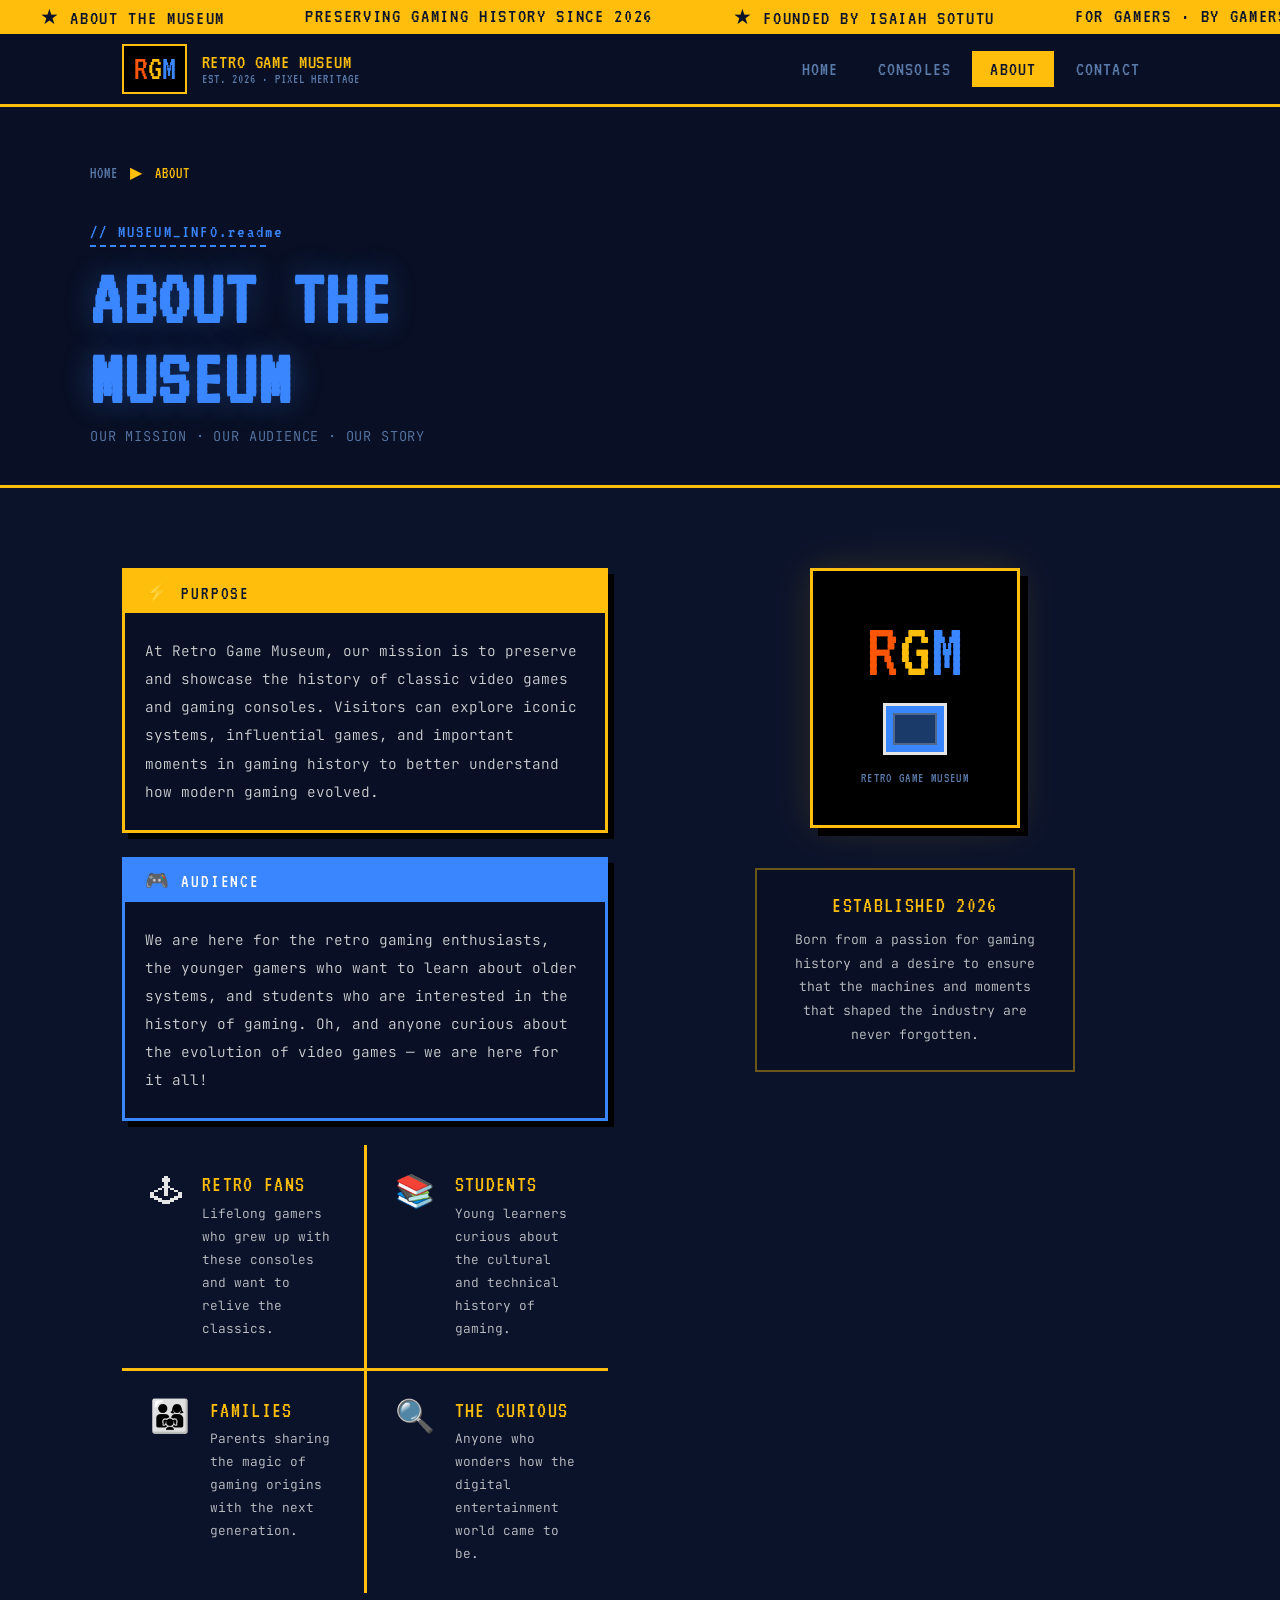
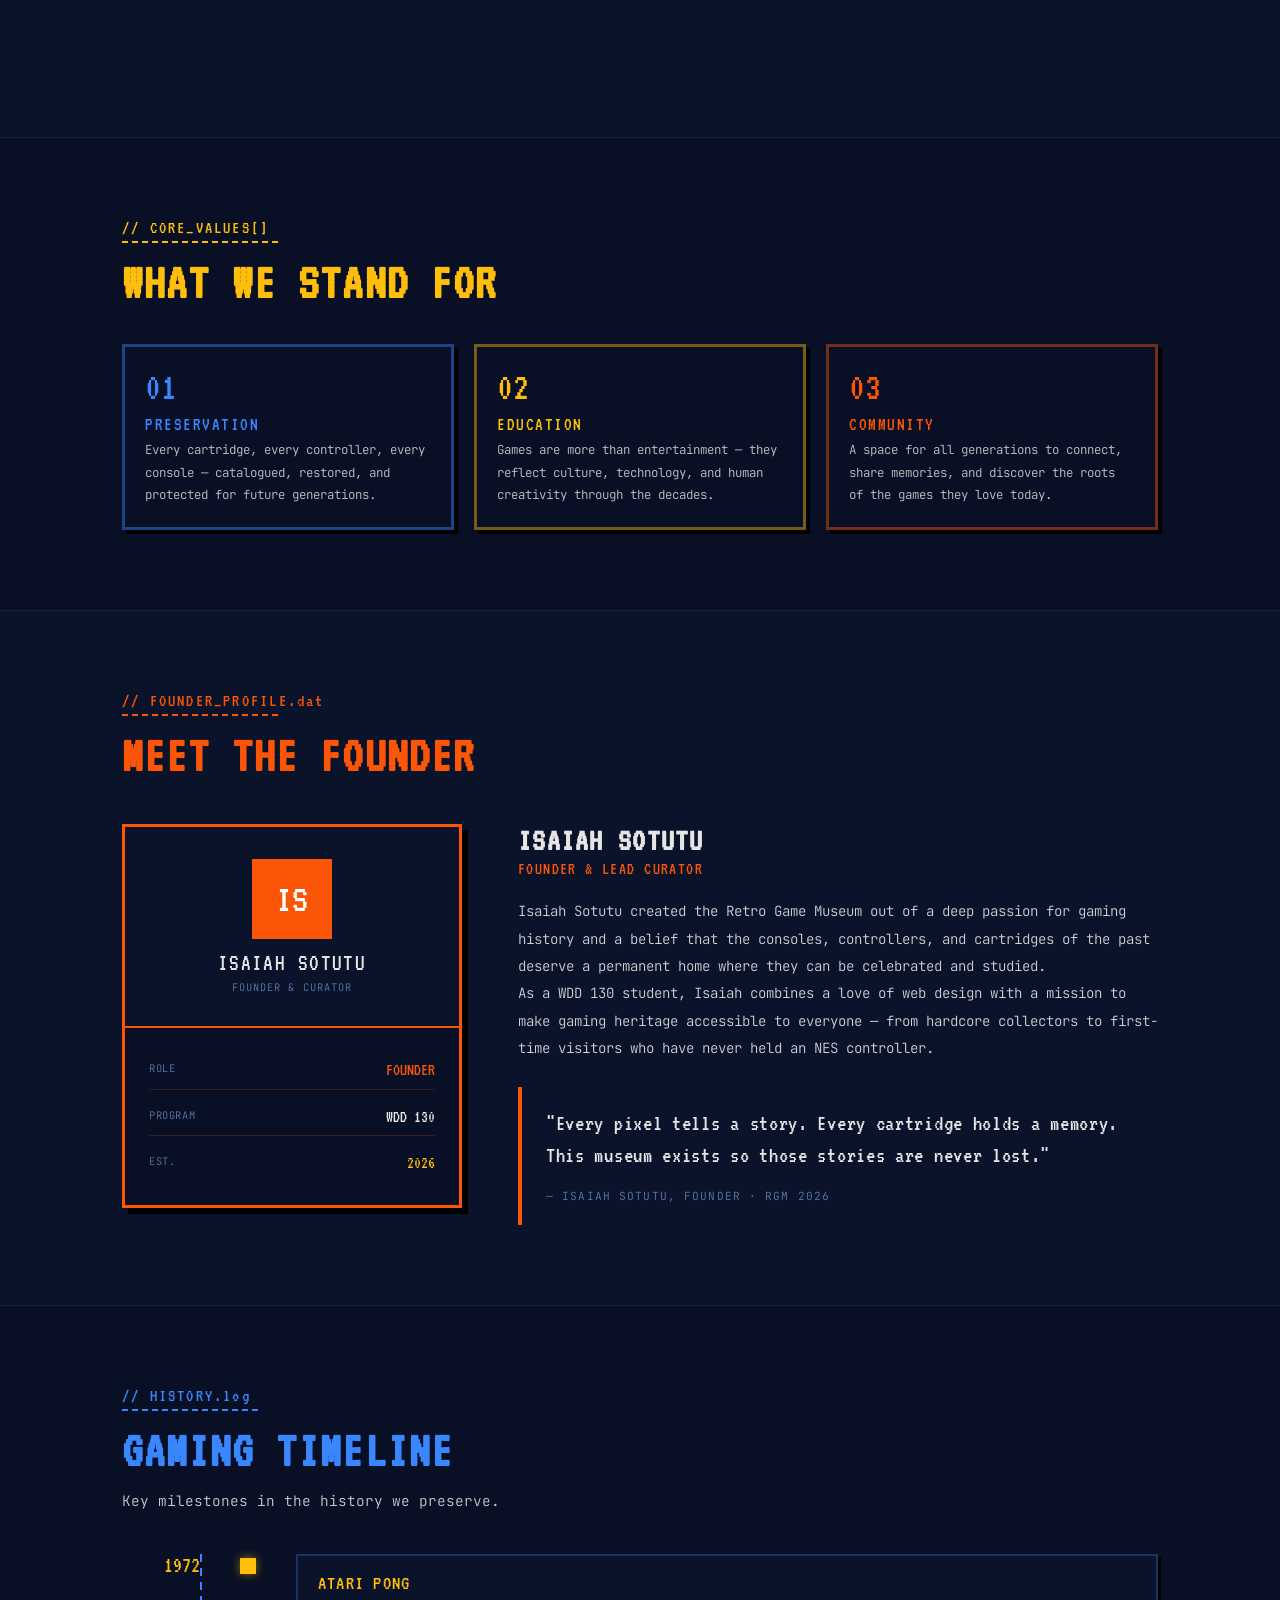
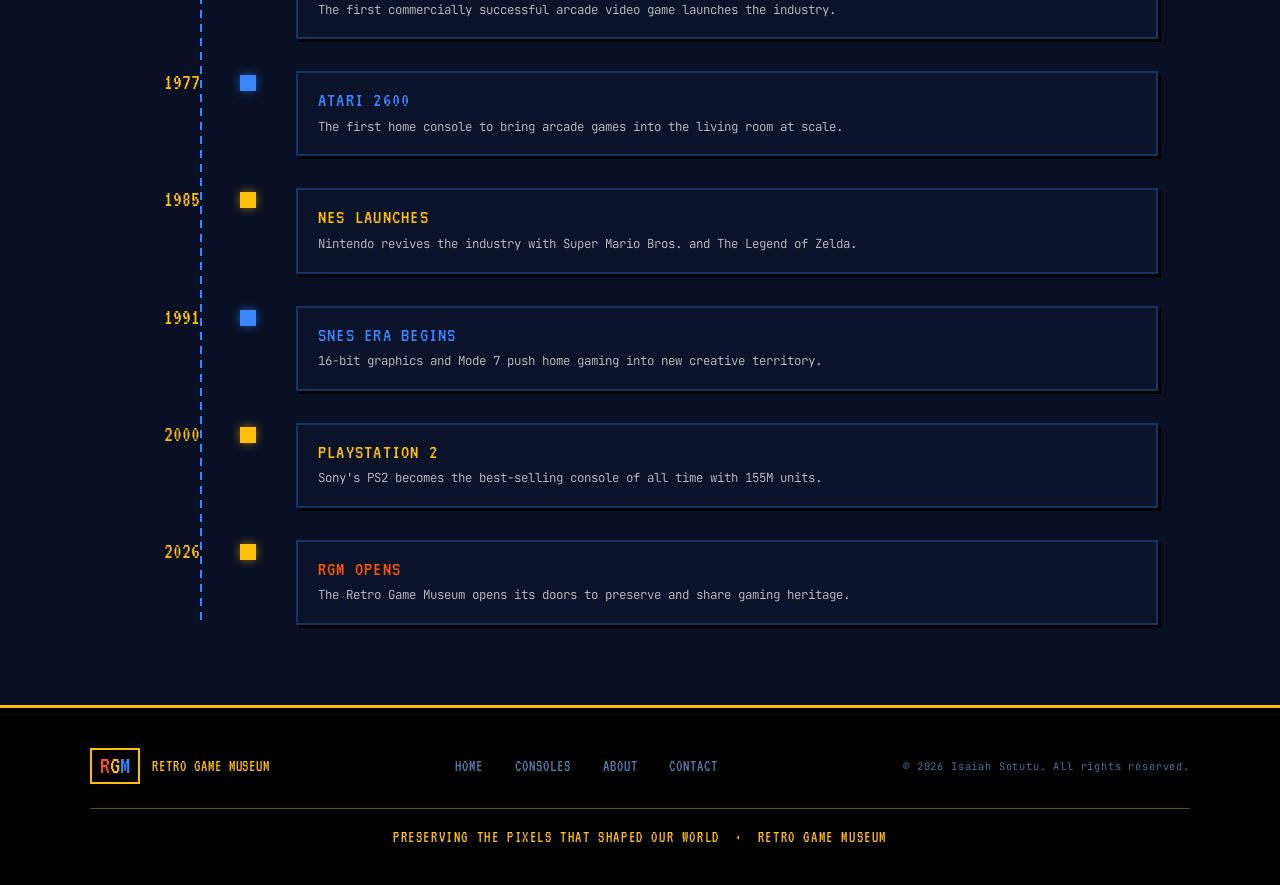
<file: RGM-export/about.html>
<!DOCTYPE html>
<html lang="en">
<head>
  <meta charset="UTF-8">
  <meta name="viewport" content="width=device-width, initial-scale=1.0">
  <title>About | Retro Game Museum</title>
  
<style>@import url('https://fonts.googleapis.com/css2?family=VT323&family=JetBrains+Mono:wght@300;400;500;700&display=swap');

:root {
  --bg: #0B132B; --card: #0f1a3a; --card-dk: #091025;
  --blue: #3A86FF; --gold: #FFBE0B; --gray: #E5E5E5; --red: #FB5607; --muted: #5a7aaa;
  --gold-border: rgba(255,190,11,0.40); --blue-border: rgba(58,134,255,0.35);
  --font-pixel: 'VT323', monospace; --font-mono: 'JetBrains Mono', monospace;
}
*,*::before,*::after{box-sizing:border-box;margin:0;padding:0;}
html{scroll-behavior:smooth;}
body{font-family:var(--font-mono);background:var(--bg);color:var(--gray);min-height:100vh;overflow-x:hidden;font-weight:300;font-size:16px;}
img{display:block;max-width:100%;}
a{color:inherit;text-decoration:none;}
button{font-family:inherit;cursor:pointer;}
::-webkit-scrollbar{width:4px;background:var(--card-dk);}
::-webkit-scrollbar-thumb{background:rgba(58,134,255,0.3);}

@keyframes marquee{0%{transform:translateX(0);}100%{transform:translateX(-50%);}}
@keyframes blink{0%,100%{opacity:1;}50%{opacity:0;}}
@keyframes pulse-green{0%,100%{box-shadow:0 0 6px #00ff88;}50%{box-shadow:0 0 14px #00ff88;}}

.blink{animation:blink 1.1s step-end infinite;}
.container{max-width:1100px;margin:0 auto;padding:0 2rem;}

.ticker{background:var(--gold);height:34px;overflow:hidden;display:flex;align-items:center;}
.ticker-track{display:flex;white-space:nowrap;animation:marquee 22s linear infinite;}
.ticker-item{font-family:var(--font-pixel);font-size:1.3rem;color:var(--bg);letter-spacing:.08em;padding:0 2.5rem;}

.site-header{background:var(--card-dk);border-bottom:3px solid var(--gold);position:sticky;top:0;z-index:100;}
.site-nav{max-width:1100px;margin:0 auto;padding:0 2rem;height:70px;display:flex;align-items:center;justify-content:space-between;}
.nav-logo{display:flex;align-items:center;gap:.9rem;text-decoration:none;}
.nav-logo-badge{background:#000;padding:.35rem .6rem;border:2px solid var(--gold);font-family:var(--font-pixel);font-size:2.2rem;line-height:1;}
.nav-logo-badge .r{color:var(--red);}
.nav-logo-badge .g{color:var(--gold);}
.nav-logo-badge .b{color:var(--blue);}
.nav-logo-title{font-family:var(--font-pixel);font-size:1.3rem;color:var(--gold);letter-spacing:.04em;display:block;}
.nav-logo-sub{font-family:var(--font-pixel);font-size:.85rem;color:var(--muted);letter-spacing:.08em;display:block;}
.nav-links{display:flex;gap:.2rem;list-style:none;}
.nav-links a{font-family:var(--font-pixel);font-size:1.25rem;letter-spacing:.06em;padding:.4rem 1rem;color:var(--muted);border:2px solid transparent;transition:all .15s;display:block;}
.nav-links a:hover,.nav-links a.active{background:var(--gold);color:var(--bg);border-color:var(--gold);}

.site-footer{background:#000;border-top:3px solid var(--gold);padding:2.5rem 2rem;}
.footer-inner{max-width:1100px;margin:0 auto;display:flex;justify-content:space-between;align-items:center;flex-wrap:wrap;gap:1.5rem;}
.footer-logo{display:flex;align-items:center;gap:.75rem;}
.footer-logo-badge{background:#000;padding:.2rem .5rem;border:2px solid var(--gold);font-family:var(--font-pixel);font-size:1.6rem;line-height:1;}
.footer-logo-name{font-family:var(--font-pixel);font-size:1rem;color:var(--gold);letter-spacing:.06em;}
.footer-links{display:flex;gap:2rem;list-style:none;}
.footer-links a{font-family:var(--font-pixel);font-size:1rem;color:var(--muted);letter-spacing:.06em;transition:color .15s;}
.footer-links a:hover{color:var(--gold);}
.footer-copy{font-size:.65rem;color:var(--muted);letter-spacing:.08em;}
.footer-tagline{border-top:1px solid var(--gold-border);margin-top:1.5rem;padding-top:1.25rem;text-align:center;font-family:var(--font-pixel);font-size:1rem;color:var(--gold);letter-spacing:.1em;max-width:1100px;margin-left:auto;margin-right:auto;}

.btn{font-family:var(--font-pixel);font-size:1.4rem;letter-spacing:.08em;padding:.6rem 2rem;border:3px solid;cursor:pointer;transition:transform .1s,box-shadow .1s;display:inline-block;text-align:center;text-decoration:none;}
.btn:hover{transform:translate(2px,2px);box-shadow:2px 2px 0 #000;}
.btn-gold{background:var(--gold);color:var(--bg);border-color:var(--gold);box-shadow:4px 4px 0 #000;}
.btn-red{background:var(--red);color:#fff;border-color:var(--red);box-shadow:4px 4px 0 #000;}
.btn-blue{background:var(--blue);color:#fff;border-color:var(--blue);box-shadow:4px 4px 0 #000;}
.btn-ghost-gold{background:transparent;color:var(--gold);border-color:var(--gold);box-shadow:4px 4px 0 #000;}
.btn-ghost-blue{background:transparent;color:var(--blue);border-color:var(--blue);box-shadow:4px 4px 0 #000;}
.btn-group{display:flex;gap:1rem;flex-wrap:wrap;}

.eyebrow{font-family:var(--font-pixel);font-size:1.15rem;letter-spacing:.12em;margin-bottom:.25rem;}
.eyebrow-gold{color:var(--gold);}
.eyebrow-blue{color:var(--blue);}
.eyebrow-red{color:var(--red);}
.pixel-divider{height:2px;margin:.25rem 0;}
.pixel-divider-gold{background:repeating-linear-gradient(90deg,var(--gold) 0,var(--gold) 6px,transparent 6px,transparent 10px);}
.pixel-divider-blue{background:repeating-linear-gradient(90deg,var(--blue) 0,var(--blue) 6px,transparent 6px,transparent 10px);}

.section-title{font-family:var(--font-pixel);font-size:clamp(2.2rem,4vw,3.5rem);letter-spacing:.04em;line-height:1.1;margin-bottom:1rem;}
.section-title-gold{color:var(--gold);}
.section-title-blue{color:var(--blue);}
.section-title-red{color:var(--red);}
.page-hero-area{background:var(--card-dk);border-bottom:3px solid var(--gold);padding:3.5rem 2rem 2.5rem;}
.page-hero-inner{max-width:1100px;margin:0 auto;}
.page-title{font-family:var(--font-pixel);font-size:clamp(3rem,7vw,5rem);line-height:1;letter-spacing:.02em;margin-bottom:.5rem;}
.page-title-gold{color:var(--gold);text-shadow:0 0 30px rgba(255,190,11,.3);}
.page-title-blue{color:var(--blue);text-shadow:0 0 30px rgba(58,134,255,.3);}
.page-title-red{color:var(--red);text-shadow:0 0 30px rgba(251,86,7,.3);}
.page-sub{font-size:.85rem;color:var(--muted);letter-spacing:.06em;margin-top:.5rem;}
.lead{font-size:.9rem;line-height:1.9;color:var(--gray);opacity:.88;}

.breadcrumb{display:flex;align-items:center;gap:.75rem;margin-bottom:2.5rem;font-family:var(--font-pixel);font-size:1rem;letter-spacing:.06em;}
.breadcrumb a{color:var(--muted);transition:color .15s;}
.breadcrumb a:hover{color:var(--gold);}
.breadcrumb-sep{color:var(--gold);}
.breadcrumb-current{color:var(--gold);}
.status-dot{display:inline-block;width:10px;height:10px;border-radius:50%;background:#00ff88;box-shadow:0 0 8px #00ff88;animation:pulse-green 2s ease-in-out infinite;vertical-align:middle;margin-right:.5rem;}
.badge{font-family:var(--font-pixel);font-size:1.05rem;letter-spacing:.1em;padding:.2rem 1rem;display:inline-block;}
.badge-gold{background:var(--gold);color:var(--bg);}
.badge-blue{background:var(--blue);color:#fff;}
.badge-red{background:var(--red);color:#fff;}

/* HOME */
.hero{position:relative;min-height:88vh;display:flex;align-items:center;overflow:hidden;}
.hero-bg{position:absolute;inset:0;background-image:radial-gradient(rgba(58,134,255,.13) 1.5px,transparent 1.5px);background-size:24px 24px;}
.hero-vignette{position:absolute;inset:0;background:radial-gradient(ellipse 85% 75% at 50% 50%,transparent 30%,var(--bg) 100%);}
.hero-content{position:relative;z-index:2;max-width:1100px;margin:0 auto;padding:5rem 2rem;width:100%;display:grid;grid-template-columns:1fr 360px;gap:4rem;align-items:center;}
.hero-pre-badge{display:inline-block;background:var(--red);padding:.2rem 1rem;margin-bottom:1.5rem;font-family:var(--font-pixel);font-size:1.1rem;color:#fff;letter-spacing:.12em;}
.hero-title-line1{font-family:var(--font-pixel);font-size:clamp(3.5rem,8vw,6.5rem);line-height:1;color:var(--gold);margin-bottom:.4rem;text-shadow:0 0 30px rgba(255,190,11,.4);}
.hero-title-line2{font-family:var(--font-pixel);font-size:clamp(2.8rem,6vw,5rem);line-height:1.05;color:var(--blue);margin-bottom:1.75rem;text-shadow:0 0 25px rgba(58,134,255,.33);}
.hero-desc{font-size:.88rem;line-height:1.85;color:var(--gray);max-width:540px;opacity:.9;margin-bottom:2rem;}
.hero-insert-coin{font-family:var(--font-pixel);font-size:1.1rem;color:var(--red);margin-top:2rem;letter-spacing:.1em;}
.stats-panel{background:var(--card-dk);border:3px solid var(--gold);box-shadow:6px 6px 0 #000;overflow:hidden;}
.stats-panel-header{background:var(--gold);padding:.5rem 1.25rem;display:flex;align-items:center;gap:.5rem;}
.stats-panel-header-title{font-family:var(--font-pixel);font-size:1.2rem;color:var(--bg);letter-spacing:.1em;}
.stat-row{display:flex;justify-content:space-between;align-items:center;padding:1.1rem 1.25rem;border-bottom:1px solid var(--gold-border);}
.stat-label{font-size:.65rem;color:var(--muted);letter-spacing:.06em;}
.stat-value{font-family:var(--font-pixel);font-size:2rem;}
.stats-open{display:flex;align-items:center;gap:.75rem;padding:1rem 1.25rem;font-family:var(--font-pixel);font-size:1.2rem;color:#00ff88;letter-spacing:.08em;}
.exhibit-grid{display:grid;grid-template-columns:1fr 1fr;gap:3px;background:var(--gold);}
.exhibit-card{background:var(--card-dk);padding:2rem 1.75rem;display:flex;flex-direction:column;transition:background .15s;text-decoration:none;color:inherit;}
.exhibit-card:hover{background:var(--card);}
.exhibit-num{font-family:var(--font-pixel);font-size:3rem;line-height:1;}
.exhibit-name{font-family:var(--font-pixel);font-size:1.8rem;letter-spacing:.04em;line-height:1;}
.exhibit-sub{font-size:.7rem;color:var(--muted);margin-top:.2rem;}
.exhibit-body{font-size:.82rem;line-height:1.8;color:var(--gray);margin:1rem 0;flex:1;}
.exhibit-cta{font-family:var(--font-pixel);font-size:1.4rem;letter-spacing:.08em;padding:.5rem 1.25rem;background:transparent;border:3px solid;display:inline-block;align-self:flex-start;transition:all .15s;box-shadow:3px 3px 0 #000;}
.exhibit-cta-blue{color:var(--blue);border-color:var(--blue);}
.exhibit-cta-red{color:var(--red);border-color:var(--red);}
.exhibit-card:hover .exhibit-cta-blue{background:var(--blue);color:#fff;}
.exhibit-card:hover .exhibit-cta-red{background:var(--red);color:#fff;}
.visit-grid{display:grid;grid-template-columns:repeat(3,1fr);gap:3px;background:var(--gold);}
.visit-card{background:var(--card-dk);overflow:hidden;}
.visit-header{padding:.5rem 1.25rem;display:flex;align-items:center;gap:.5rem;}
.visit-header-gold{background:var(--gold);}
.visit-header-blue{background:var(--blue);}
.visit-header-red{background:var(--red);}
.visit-header-title{font-family:var(--font-pixel);font-size:1.1rem;letter-spacing:.1em;}
.visit-header-gold .visit-header-title{color:var(--bg);}
.visit-header-blue .visit-header-title,.visit-header-red .visit-header-title{color:#fff;}
.visit-row{display:flex;justify-content:space-between;align-items:center;padding:.7rem 1.25rem;border-bottom:1px solid rgba(255,190,11,.15);}
.visit-row-label{font-size:.65rem;color:var(--muted);}
.visit-row-value{font-family:var(--font-pixel);font-size:1.15rem;}
.cta-strip{position:relative;overflow:hidden;padding:4.5rem 2rem;text-align:center;background-image:radial-gradient(rgba(255,190,11,.12) 1.5px,transparent 1.5px);background-size:24px 24px;}
.cta-strip-title{font-family:var(--font-pixel);font-size:clamp(2.5rem,5vw,4.5rem);letter-spacing:.04em;color:var(--gold);margin-bottom:.75rem;}
.cta-strip-desc{font-size:.95rem;line-height:1.85;opacity:.85;max-width:520px;margin:0 auto 2.5rem;}

/* CONSOLES */
.console-intro-text{max-width:680px;font-size:1rem;line-height:1.9;opacity:.88;}
.console-section{padding:5rem 0;border-bottom:1px solid rgba(58,134,255,.15);}
.console-section-inner{max-width:1100px;margin:0 auto;padding:0 2rem;display:grid;grid-template-columns:1fr 1fr;gap:4rem;align-items:center;}
.console-section-inner.reversed{direction:rtl;}
.console-section-inner.reversed>*{direction:ltr;}
.console-img-panel{background:var(--card-dk);overflow:hidden;position:relative;}
.console-img-panel img{width:100%;aspect-ratio:4/3;object-fit:cover;opacity:.75;transition:transform .4s,opacity .3s;display:block;}
.console-img-panel:hover img{transform:scale(1.04);opacity:.85;}
.console-img-scanlines{position:absolute;inset:0;pointer-events:none;background-image:repeating-linear-gradient(0deg,transparent,transparent 3px,rgba(0,0,0,.18) 3px,rgba(0,0,0,.18) 4px);}
.console-img-fade{position:absolute;bottom:0;left:0;right:0;height:50%;background:linear-gradient(to top,var(--card-dk) 0%,transparent 100%);pointer-events:none;}
figcaption{padding:1rem 1.25rem;border-top:2px solid;text-align:center;}
figcaption .fig-short{font-family:var(--font-pixel);font-size:1.6rem;letter-spacing:.06em;display:block;}
figcaption .fig-full{font-size:.7rem;color:var(--muted);display:block;margin-top:.15rem;}
.console-info-title{font-family:var(--font-pixel);font-size:clamp(1.8rem,3.5vw,2.8rem);letter-spacing:.02em;line-height:1.1;margin-bottom:.5rem;}
.console-info-body{font-size:.9rem;line-height:1.95;color:var(--gray);margin:1.5rem 0 2rem;}
.console-info-body em{font-style:italic;color:var(--gold);}
.console-stat{background:var(--card-dk);border:2px solid rgba(58,134,255,.27);padding:.5rem 1rem;}
.console-stat-label{font-size:.6rem;color:var(--muted);letter-spacing:.06em;}
.console-stat-val{font-family:var(--font-pixel);font-size:1.3rem;color:var(--blue);}
.gallery-section{padding:5rem 0;background:var(--card-dk);}
.gallery-section-inner{max-width:1100px;margin:0 auto;padding:0 2rem;}
.console-gallery{display:grid;grid-template-columns:repeat(3,1fr);gap:3px;background:var(--gold);margin-top:2.5rem;}
.console-gallery figure{margin:0;background:var(--card-dk);overflow:hidden;}
.console-gallery figure img{width:100%;aspect-ratio:4/3;object-fit:cover;opacity:.7;transition:opacity .3s;display:block;}
.console-gallery figure:hover img{opacity:.85;}

/* ABOUT */
.about-layout{display:grid;grid-template-columns:1fr 1fr;gap:4rem;align-items:start;margin-bottom:4rem;}
.about-logo-showcase{background:#000;border:3px solid var(--gold);box-shadow:8px 8px 0 #000,0 0 40px rgba(255,190,11,.14);padding:2.5rem 3rem;text-align:center;display:inline-block;}
.logo-letters{font-family:var(--font-pixel);font-size:5rem;line-height:1;margin-bottom:.5rem;}
.logo-letters .r{color:var(--red);}
.logo-letters .g{color:var(--gold);}
.logo-letters .b{color:var(--blue);}
.logo-tv{width:64px;height:52px;background:var(--blue);border:3px solid var(--gray);margin:.75rem auto 0;position:relative;display:flex;align-items:center;justify-content:center;}
.logo-tv-screen{width:44px;height:32px;background:#1a3a6a;border:2px solid rgba(229,229,229,.27);}
.logo-name-sub{font-family:var(--font-pixel);font-size:.85rem;color:var(--muted);letter-spacing:.1em;margin-top:1rem;display:block;}
.about-section-card{background:var(--card-dk);border:3px solid;box-shadow:6px 6px 0 #000;overflow:hidden;margin-bottom:1.5rem;}
.about-section-card-gold{border-color:var(--gold);}
.about-section-card-blue{border-color:var(--blue);}
.about-section-header{padding:.6rem 1.25rem;display:flex;align-items:center;gap:.5rem;}
.about-section-header-gold{background:var(--gold);}
.about-section-header-blue{background:var(--blue);}
.about-section-header-title{font-family:var(--font-pixel);font-size:1.2rem;letter-spacing:.1em;}
.about-section-header-gold .about-section-header-title{color:var(--bg);}
.about-section-header-blue .about-section-header-title{color:#fff;}
.about-section-body{padding:1.5rem 1.25rem;}
.about-section-body p{font-size:.9rem;line-height:1.95;opacity:.9;}
.audience-grid{display:grid;grid-template-columns:1fr 1fr;gap:3px;background:var(--gold);margin-top:1.5rem;}
.audience-card{background:var(--bg);padding:1.75rem;display:flex;gap:1.25rem;align-items:flex-start;}
.audience-icon{font-size:2rem;line-height:1;flex-shrink:0;margin-top:.1rem;}
.audience-label{font-family:var(--font-pixel);font-size:1.4rem;color:var(--gold);letter-spacing:.06em;margin-bottom:.4rem;}
.audience-desc{font-size:.8rem;line-height:1.8;opacity:.85;}
.values-grid{display:grid;grid-template-columns:repeat(3,1fr);gap:1.25rem;margin-top:1.5rem;}
.value-card{background:var(--card-dk);border:3px solid;box-shadow:4px 4px 0 #000;padding:1.25rem;}
.value-card-blue{border-color:rgba(58,134,255,.44);}
.value-card-gold{border-color:rgba(255,190,11,.44);}
.value-card-red{border-color:rgba(251,86,7,.44);}
.value-num{font-family:var(--font-pixel);font-size:2.5rem;line-height:1;margin-bottom:.5rem;}
.value-title{font-family:var(--font-pixel);font-size:1.2rem;letter-spacing:.08em;margin-bottom:.35rem;}
.value-desc{font-size:.78rem;line-height:1.8;opacity:.85;}
.founder-card{background:var(--card-dk);border:3px solid var(--red);box-shadow:6px 6px 0 #000;overflow:hidden;}
.founder-avatar{background:var(--bg);padding:2rem;text-align:center;border-bottom:2px solid var(--red);}
.founder-initials{width:80px;height:80px;background:var(--red);margin:0 auto .75rem;display:flex;align-items:center;justify-content:center;font-family:var(--font-pixel);font-size:2.5rem;color:#fff;}
.founder-display-name{font-family:var(--font-pixel);font-size:1.5rem;color:var(--gray);letter-spacing:.06em;}
.founder-display-role{font-size:.65rem;color:var(--muted);letter-spacing:.1em;margin-top:.3rem;}
.founder-bio{padding:1.5rem;}
.founder-bio-name{font-family:var(--font-pixel);font-size:2rem;color:var(--gray);letter-spacing:.04em;margin-bottom:.25rem;}
.founder-bio-role{font-family:var(--font-pixel);font-size:1.1rem;color:var(--red);letter-spacing:.08em;margin-bottom:1.25rem;}
.founder-bio-text{font-size:.88rem;line-height:1.95;opacity:.9;}
.founder-quote{margin-top:1.5rem;background:var(--bg);border-left:4px solid var(--red);padding:1.25rem 1.5rem;}
.founder-quote-text{font-family:var(--font-pixel);font-size:1.45rem;color:var(--gray);line-height:1.4;letter-spacing:.03em;margin-bottom:.75rem;}
.founder-quote-attr{font-size:.7rem;color:var(--muted);letter-spacing:.1em;}
.timeline{position:relative;margin-top:2rem;}
.timeline-line{position:absolute;left:78px;top:0;bottom:0;width:2px;background:repeating-linear-gradient(180deg,var(--blue) 0,var(--blue) 8px,transparent 8px,transparent 14px);}
.timeline-items{display:flex;flex-direction:column;gap:2rem;}
.timeline-item{display:flex;gap:2.5rem;align-items:flex-start;}
.timeline-year{flex-shrink:0;width:78px;text-align:right;font-family:var(--font-pixel);font-size:1.4rem;color:var(--gold);}
.timeline-dot{flex-shrink:0;width:16px;height:16px;margin-top:4px;position:relative;z-index:1;}
.timeline-dot-blue{background:var(--blue);box-shadow:0 0 10px rgba(58,134,255,.53);}
.timeline-dot-gold{background:var(--gold);box-shadow:0 0 10px rgba(255,190,11,.53);}
.timeline-content{background:var(--bg);border:2px solid rgba(58,134,255,.27);padding:1rem 1.25rem;flex:1;box-shadow:3px 3px 0 #000;}
.timeline-event{font-family:var(--font-pixel);font-size:1.3rem;letter-spacing:.06em;margin-bottom:.35rem;}
.timeline-detail{font-size:.78rem;line-height:1.8;opacity:.85;}

/* CONTACT */
.contact-layout{display:grid;grid-template-columns:1fr 380px;gap:3.5rem;align-items:start;}
.form-stack{display:flex;flex-direction:column;gap:1.25rem;}
.form-row{display:grid;grid-template-columns:1fr 1fr;gap:1rem;}
.form-field{display:flex;flex-direction:column;gap:.4rem;}
.form-label{font-family:var(--font-pixel);font-size:1rem;letter-spacing:.1em;color:var(--muted);}
.form-label .req{color:var(--red);}
.form-control{font-family:var(--font-mono);background:var(--card-dk);border:2px solid var(--blue-border);color:var(--gray);font-size:.88rem;padding:.75rem 1rem;outline:none;width:100%;transition:border-color .15s,background .15s;caret-color:var(--gold);}
.form-control:focus{border-color:var(--gold);background:var(--card);}
.form-control option{background:var(--card-dk);}
textarea.form-control{resize:vertical;min-height:140px;}
.form-note{font-size:.65rem;color:var(--muted);letter-spacing:.06em;}
.form-note .req{color:var(--red);}
.contact-sidebar{display:flex;flex-direction:column;gap:3px;background:var(--gold);}
.contact-sidebar-card{background:var(--card-dk);overflow:hidden;}
.contact-sidebar-header{padding:.5rem 1.25rem;display:flex;align-items:center;gap:.5rem;}
.contact-sidebar-header-gold{background:var(--gold);}
.contact-sidebar-header-blue{background:var(--blue);}
.contact-sidebar-header-red{background:var(--red);}
.contact-sidebar-header-title{font-family:var(--font-pixel);font-size:1.2rem;letter-spacing:.1em;}
.contact-sidebar-header-gold .contact-sidebar-header-title{color:var(--bg);}
.contact-sidebar-header-blue .contact-sidebar-header-title,.contact-sidebar-header-red .contact-sidebar-header-title{color:#fff;}
.contact-sidebar-body{padding:1.25rem;}
.contact-info-line{font-size:.8rem;line-height:1.8;}
.response-note{background:var(--bg);border:2px solid rgba(255,190,11,.27);padding:1.25rem;margin:0 1.25rem 1.25rem;display:flex;gap:.75rem;}
.response-title{font-family:var(--font-pixel);font-size:1.1rem;color:#00ff88;letter-spacing:.06em;margin-bottom:.3rem;}
.response-desc{font-size:.75rem;color:var(--muted);line-height:1.7;}
.success-banner{background:var(--card-dk);border:3px solid var(--gold);box-shadow:6px 6px 0 #000;padding:3rem 2rem;text-align:center;display:none;}
.success-banner.visible{display:block;}
.success-title{font-family:var(--font-pixel);font-size:2.5rem;color:#00ff88;letter-spacing:.04em;text-shadow:0 0 20px rgba(0,255,136,.4);margin-bottom:.5rem;}
.success-sub{font-family:var(--font-pixel);font-size:1.3rem;color:var(--gold);letter-spacing:.06em;margin-bottom:1.25rem;}
.success-text{font-size:.85rem;line-height:1.8;max-width:400px;margin:0 auto 1.5rem;}
.faq-grid{display:grid;grid-template-columns:1fr 1fr;gap:3px;background:var(--blue);margin-top:2rem;}
.faq-card{background:var(--bg);padding:1.75rem;}
.faq-q{display:flex;gap:.75rem;margin-bottom:.75rem;}
.faq-mark{font-family:var(--font-pixel);font-size:1.3rem;flex-shrink:0;}
.faq-q .faq-mark{color:var(--gold);}
.faq-a .faq-mark{color:var(--blue);}
.faq-question{font-family:var(--font-pixel);font-size:1.15rem;color:var(--gold);letter-spacing:.04em;line-height:1.3;}
.faq-a{display:flex;gap:.75rem;}
.faq-answer{font-size:.8rem;line-height:1.85;opacity:.9;}

@media(max-width:900px){
  .hero-content{grid-template-columns:1fr;}
  .stats-panel{display:none;}
  .exhibit-grid{grid-template-columns:1fr;}
  .visit-grid{grid-template-columns:1fr;}
  .console-section-inner{grid-template-columns:1fr;direction:ltr;}
  .console-gallery{grid-template-columns:1fr 1fr;}
  .about-layout{grid-template-columns:1fr;}
  .audience-grid{grid-template-columns:1fr;}
  .values-grid{grid-template-columns:1fr;}
  .contact-layout{grid-template-columns:1fr;}
  .faq-grid{grid-template-columns:1fr;}
  .footer-inner{flex-direction:column;align-items:flex-start;}
  .nav-links a{padding:.4rem .6rem;font-size:1rem;}
  .form-row{grid-template-columns:1fr;}
}
@media(max-width:600px){.console-gallery{grid-template-columns:1fr;}}
</style>
</head>
<body>

<!-- TICKER -->
<div class="ticker" aria-hidden="true">
  <div class="ticker-track">
    <span class="ticker-item">★ ABOUT THE MUSEUM</span>
    <span class="ticker-item">PRESERVING GAMING HISTORY SINCE 2026</span>
    <span class="ticker-item">★ FOUNDED BY ISAIAH SOTUTU</span>
    <span class="ticker-item">FOR GAMERS · BY GAMERS</span>
    <span class="ticker-item">★ ABOUT THE MUSEUM</span>
    <span class="ticker-item">PRESERVING GAMING HISTORY SINCE 2026</span>
    <span class="ticker-item">★ FOUNDED BY ISAIAH SOTUTU</span>
    <span class="ticker-item">FOR GAMERS · BY GAMERS</span>
  </div>
</div>

<!-- HEADER / NAV -->
<header class="site-header">
  <nav class="site-nav">
    <a href="index.html" class="nav-logo">
      <div class="nav-logo-badge"><span class="r">R</span><span class="g">G</span><span class="b">M</span></div>
      <div>
        <span class="nav-logo-title">RETRO GAME MUSEUM</span>
        <span class="nav-logo-sub">EST. 2026 · PIXEL HERITAGE</span>
      </div>
    </a>
    <ul class="nav-links">
      <li><a href="index.html">HOME</a></li>
      <li><a href="legendary-consoles.html">CONSOLES</a></li>
      <li><a href="about.html">ABOUT</a></li>
      <li><a href="contact.html">CONTACT</a></li>
    </ul>
  </nav>
</header>

<!-- PAGE HERO -->
<div class="page-hero-area">
  <div class="page-hero-inner">
    <nav class="breadcrumb">
      <a href="index.html">HOME</a>
      <span class="breadcrumb-sep">▶</span>
      <span class="breadcrumb-current">ABOUT</span>
    </nav>
    <p class="eyebrow eyebrow-blue">// MUSEUM_INFO.readme</p>
    <div class="pixel-divider pixel-divider-blue" style="max-width:180px;margin-bottom:0.75rem;"></div>
    <h1 class="page-title page-title-blue">ABOUT THE<br>MUSEUM</h1>
    <p class="page-sub">OUR MISSION · OUR AUDIENCE · OUR STORY</p>
  </div>
</div>

<!-- PURPOSE + LOGO -->
<section style="padding:5rem 0;border-bottom:1px solid rgba(58,134,255,0.15);">
  <div class="container">
    <div class="about-layout">
      <!-- LEFT: Purpose & Audience cards -->
      <div>
        <div class="about-section-card about-section-card-gold" style="margin-bottom:1.5rem;">
          <div class="about-section-header about-section-header-gold">
            <span class="about-section-header-title">⚡ PURPOSE</span>
          </div>
          <div class="about-section-body">
            <p>
              At Retro Game Museum, our mission is to preserve and showcase the history
              of classic video games and gaming consoles. Visitors can explore iconic
              systems, influential games, and important moments in gaming history to
              better understand how modern gaming evolved.
            </p>
          </div>
        </div>

        <div class="about-section-card about-section-card-blue">
          <div class="about-section-header about-section-header-blue">
            <span class="about-section-header-title">🎮 AUDIENCE</span>
          </div>
          <div class="about-section-body">
            <p>
              We are here for the retro gaming enthusiasts, the younger gamers who want
              to learn about older systems, and students who are interested in the
              history of gaming. Oh, and anyone curious about the evolution of video
              games — we are here for it all!
            </p>
          </div>
        </div>

        <!-- Audience breakdown -->
        <div class="audience-grid" style="margin-top:1.5rem;">
          <div class="audience-card">
            <div class="audience-icon">🕹</div>
            <div>
              <div class="audience-label">RETRO FANS</div>
              <p class="audience-desc">Lifelong gamers who grew up with these consoles and want to relive the classics.</p>
            </div>
          </div>
          <div class="audience-card">
            <div class="audience-icon">📚</div>
            <div>
              <div class="audience-label">STUDENTS</div>
              <p class="audience-desc">Young learners curious about the cultural and technical history of gaming.</p>
            </div>
          </div>
          <div class="audience-card">
            <div class="audience-icon">👨‍👩‍👧</div>
            <div>
              <div class="audience-label">FAMILIES</div>
              <p class="audience-desc">Parents sharing the magic of gaming origins with the next generation.</p>
            </div>
          </div>
          <div class="audience-card">
            <div class="audience-icon">🔍</div>
            <div>
              <div class="audience-label">THE CURIOUS</div>
              <p class="audience-desc">Anyone who wonders how the digital entertainment world came to be.</p>
            </div>
          </div>
        </div>
      </div>

      <!-- RIGHT: RGM Logo showcase -->
      <div style="display:flex;flex-direction:column;align-items:center;justify-content:center;gap:2.5rem;">
        <div class="about-logo-showcase">
          <div class="logo-letters"><span class="r">R</span><span class="g">G</span><span class="b">M</span></div>
          <div class="logo-tv">
            <div class="logo-tv-screen"></div>
          </div>
          <span class="logo-name-sub">RETRO GAME MUSEUM</span>
        </div>
        <div style="background:var(--card-dk);border:2px solid var(--gold-border);padding:1.5rem;max-width:320px;text-align:center;">
          <p style="font-family:var(--font-pixel);font-size:1.4rem;color:var(--gold);letter-spacing:0.06em;margin-bottom:0.75rem;">ESTABLISHED 2026</p>
          <p style="font-size:0.82rem;line-height:1.8;opacity:0.85;">
            Born from a passion for gaming history and a desire to ensure
            that the machines and moments that shaped the industry are
            never forgotten.
          </p>
        </div>
      </div>
    </div>
  </div>
</section>

<!-- VALUES -->
<section style="padding:5rem 0;background:var(--card-dk);border-bottom:1px solid rgba(58,134,255,0.15);">
  <div class="container">
    <p class="eyebrow eyebrow-gold">// CORE_VALUES[]</p>
    <div class="pixel-divider pixel-divider-gold" style="max-width:160px;margin-bottom:0.75rem;"></div>
    <h2 class="section-title section-title-gold" style="margin-bottom:2rem;">WHAT WE STAND FOR</h2>
    <div class="values-grid">
      <div class="value-card value-card-blue">
        <div class="value-num" style="color:var(--blue);">01</div>
        <div class="value-title" style="color:var(--blue);">PRESERVATION</div>
        <p class="value-desc">Every cartridge, every controller, every console — catalogued, restored, and protected for future generations.</p>
      </div>
      <div class="value-card value-card-gold">
        <div class="value-num" style="color:var(--gold);">02</div>
        <div class="value-title" style="color:var(--gold);">EDUCATION</div>
        <p class="value-desc">Games are more than entertainment — they reflect culture, technology, and human creativity through the decades.</p>
      </div>
      <div class="value-card value-card-red">
        <div class="value-num" style="color:var(--red);">03</div>
        <div class="value-title" style="color:var(--red);">COMMUNITY</div>
        <p class="value-desc">A space for all generations to connect, share memories, and discover the roots of the games they love today.</p>
      </div>
    </div>
  </div>
</section>

<!-- FOUNDER -->
<section style="padding:5rem 0;border-bottom:1px solid rgba(58,134,255,0.15);">
  <div class="container">
    <p class="eyebrow eyebrow-red">// FOUNDER_PROFILE.dat</p>
    <div style="background:repeating-linear-gradient(90deg,var(--red) 0,var(--red) 6px,transparent 6px,transparent 10px);height:2px;max-width:160px;margin-bottom:0.75rem;"></div>
    <h2 class="section-title section-title-red" style="margin-bottom:2.5rem;">MEET THE FOUNDER</h2>

    <div style="display:grid;grid-template-columns:340px 1fr;gap:3.5rem;align-items:start;">
      <div class="founder-card">
        <div class="founder-avatar">
          <div class="founder-initials">IS</div>
          <div class="founder-display-name">ISAIAH SOTUTU</div>
          <div class="founder-display-role">FOUNDER &amp; CURATOR</div>
        </div>
        <div class="founder-bio" style="padding:1.5rem;">
          <div style="display:flex;flex-direction:column;gap:0.5rem;">
            <div style="display:flex;justify-content:space-between;padding:0.6rem 0;border-bottom:1px solid rgba(251,86,7,0.2);">
              <span style="font-size:0.65rem;color:var(--muted);letter-spacing:0.06em;">ROLE</span>
              <span style="font-family:var(--font-pixel);font-size:1.1rem;color:var(--red);">FOUNDER</span>
            </div>
            <div style="display:flex;justify-content:space-between;padding:0.6rem 0;border-bottom:1px solid rgba(251,86,7,0.2);">
              <span style="font-size:0.65rem;color:var(--muted);letter-spacing:0.06em;">PROGRAM</span>
              <span style="font-family:var(--font-pixel);font-size:1.1rem;color:var(--gray);">WDD 130</span>
            </div>
            <div style="display:flex;justify-content:space-between;padding:0.6rem 0;">
              <span style="font-size:0.65rem;color:var(--muted);letter-spacing:0.06em;">EST.</span>
              <span style="font-family:var(--font-pixel);font-size:1.1rem;color:var(--gold);">2026</span>
            </div>
          </div>
        </div>
      </div>

      <div>
        <h3 class="founder-bio-name">ISAIAH SOTUTU</h3>
        <p class="founder-bio-role">FOUNDER &amp; LEAD CURATOR</p>
        <p class="founder-bio-text">
          Isaiah Sotutu created the Retro Game Museum out of a deep passion for gaming
          history and a belief that the consoles, controllers, and cartridges of the
          past deserve a permanent home where they can be celebrated and studied.
        </p>
        <p class="founder-bio-text">
          As a WDD 130 student, Isaiah combines a love of web design with a mission to
          make gaming heritage accessible to everyone — from hardcore collectors to
          first-time visitors who have never held an NES controller.
        </p>

        <div class="founder-quote">
          <p class="founder-quote-text">
            "Every pixel tells a story. Every cartridge holds a memory.
            This museum exists so those stories are never lost."
          </p>
          <span class="founder-quote-attr">— ISAIAH SOTUTU, FOUNDER · RGM 2026</span>
        </div>
      </div>
    </div>
  </div>
</section>

<!-- TIMELINE -->
<section style="padding:5rem 0;background:var(--card-dk);">
  <div class="container">
    <p class="eyebrow eyebrow-blue">// HISTORY.log</p>
    <div class="pixel-divider pixel-divider-blue" style="max-width:140px;margin-bottom:0.75rem;"></div>
    <h2 class="section-title section-title-blue" style="margin-bottom:0.5rem;">GAMING TIMELINE</h2>
    <p class="lead" style="max-width:500px;margin-bottom:2.5rem;">Key milestones in the history we preserve.</p>

    <div class="timeline">
      <div class="timeline-line"></div>
      <div class="timeline-items">
        <div class="timeline-item">
          <span class="timeline-year">1972</span>
          <div class="timeline-dot timeline-dot-gold"></div>
          <div class="timeline-content">
            <div class="timeline-event" style="color:var(--gold);">ATARI PONG</div>
            <p class="timeline-detail">The first commercially successful arcade video game launches the industry.</p>
          </div>
        </div>
        <div class="timeline-item">
          <span class="timeline-year">1977</span>
          <div class="timeline-dot timeline-dot-blue"></div>
          <div class="timeline-content">
            <div class="timeline-event" style="color:var(--blue);">ATARI 2600</div>
            <p class="timeline-detail">The first home console to bring arcade games into the living room at scale.</p>
          </div>
        </div>
        <div class="timeline-item">
          <span class="timeline-year">1985</span>
          <div class="timeline-dot timeline-dot-gold"></div>
          <div class="timeline-content">
            <div class="timeline-event" style="color:var(--gold);">NES LAUNCHES</div>
            <p class="timeline-detail">Nintendo revives the industry with Super Mario Bros. and The Legend of Zelda.</p>
          </div>
        </div>
        <div class="timeline-item">
          <span class="timeline-year">1991</span>
          <div class="timeline-dot timeline-dot-blue"></div>
          <div class="timeline-content">
            <div class="timeline-event" style="color:var(--blue);">SNES ERA BEGINS</div>
            <p class="timeline-detail">16-bit graphics and Mode 7 push home gaming into new creative territory.</p>
          </div>
        </div>
        <div class="timeline-item">
          <span class="timeline-year">2000</span>
          <div class="timeline-dot timeline-dot-gold"></div>
          <div class="timeline-content">
            <div class="timeline-event" style="color:var(--gold);">PLAYSTATION 2</div>
            <p class="timeline-detail">Sony's PS2 becomes the best-selling console of all time with 155M units.</p>
          </div>
        </div>
        <div class="timeline-item">
          <span class="timeline-year">2026</span>
          <div class="timeline-dot timeline-dot-gold"></div>
          <div class="timeline-content">
            <div class="timeline-event" style="color:var(--red);">RGM OPENS</div>
            <p class="timeline-detail">The Retro Game Museum opens its doors to preserve and share gaming heritage.</p>
          </div>
        </div>
      </div>
    </div>
  </div>
</section>

<!-- FOOTER -->
<footer class="site-footer">
  <div class="footer-inner">
    <div class="footer-logo">
      <div class="footer-logo-badge"><span style="color:var(--red);">R</span><span style="color:var(--gold);">G</span><span style="color:var(--blue);">M</span></div>
      <span class="footer-logo-name">RETRO GAME MUSEUM</span>
    </div>
    <ul class="footer-links">
      <li><a href="index.html">HOME</a></li>
      <li><a href="legendary-consoles.html">CONSOLES</a></li>
      <li><a href="about.html">ABOUT</a></li>
      <li><a href="contact.html">CONTACT</a></li>
    </ul>
    <span class="footer-copy">© 2026 Isaiah Sotutu. All rights reserved.</span>
  </div>
  <p class="footer-tagline">PRESERVING THE PIXELS THAT SHAPED OUR WORLD &nbsp;·&nbsp; RETRO GAME MUSEUM</p>
</footer>


<script>/* ═══════════════════════════════════════════════════════════════════
   RETRO GAME MUSEUM — script.js
   © 2026 Isaiah Sotutu · WDD 130
   ═══════════════════════════════════════════════════════════════════ */

/* ── Active nav link ────────────────────────────────────────────── */
(function () {
  const page = location.pathname.split("/").pop() || "index.html";
  document.querySelectorAll(".nav-links a").forEach(function (a) {
    const href = a.getAttribute("href");
    if (href === page || (page === "" && href === "index.html")) {
      a.classList.add("active");
    }
  });
})();

/* ── Contact form ───────────────────────────────────────────────── */
(function () {
  const form = document.getElementById("contact-form");
  if (!form) return;

  const success = document.getElementById("success-banner");

  function showError(input, msg) {
    clearError(input);
    const err = document.createElement("span");
    err.className = "form-error";
    err.style.cssText = "font-size:0.7rem;color:#FB5607;font-family:'JetBrains Mono',monospace;margin-top:0.2rem;display:block;";
    err.textContent = msg;
    input.parentNode.appendChild(err);
    input.style.borderColor = "#FB5607";
  }

  function clearError(input) {
    const existing = input.parentNode.querySelector(".form-error");
    if (existing) existing.remove();
    input.style.borderColor = "";
  }

  function isValidEmail(val) {
    return /^[^\s@]+@[^\s@]+\.[^\s@]+$/.test(val);
  }

  form.addEventListener("submit", function (e) {
    e.preventDefault();

    const first    = form.querySelector("#first-name");
    const last     = form.querySelector("#last-name");
    const email    = form.querySelector("#email");
    const subject  = form.querySelector("#subject");
    const message  = form.querySelector("#message");

    let valid = true;

    [first, last, email, subject, message].forEach(function (el) { clearError(el); });

    if (!first.value.trim())             { showError(first,   "First name is required.");     valid = false; }
    if (!last.value.trim())              { showError(last,    "Last name is required.");      valid = false; }
    if (!email.value.trim())             { showError(email,   "Email is required.");          valid = false; }
    else if (!isValidEmail(email.value)) { showError(email,   "Enter a valid email address."); valid = false; }
    if (!subject.value)                  { showError(subject, "Please select a subject.");    valid = false; }
    if (!message.value.trim())           { showError(message, "Message cannot be empty.");    valid = false; }
    else if (message.value.trim().length < 10) { showError(message, "Message is too short."); valid = false; }

    if (!valid) return;

    form.style.display = "none";
    if (success) {
      success.classList.add("visible");
      success.scrollIntoView({ behavior: "smooth", block: "center" });
    }
  });

  /* real-time border feedback */
  form.querySelectorAll(".form-control").forEach(function (el) {
    el.addEventListener("input", function () { clearError(el); });
  });
})();
</script>
</body>
</html>
</file>
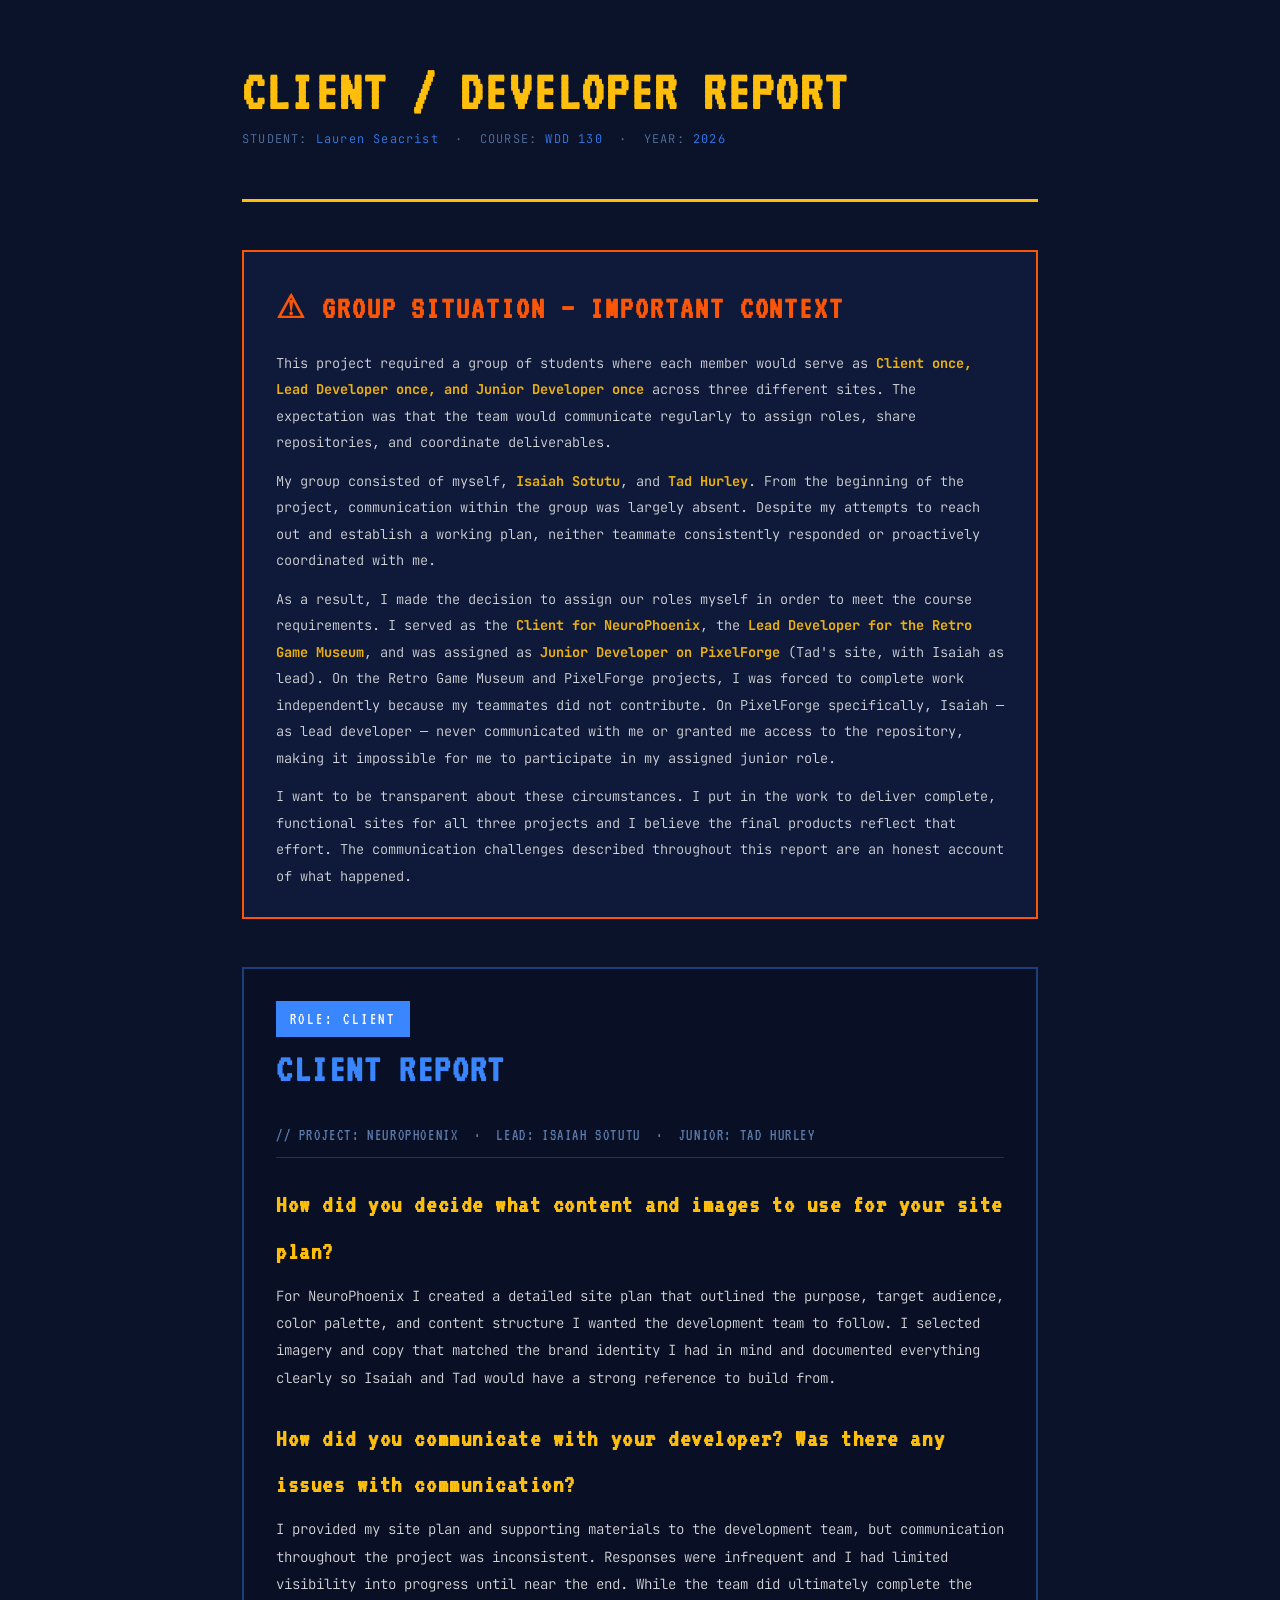
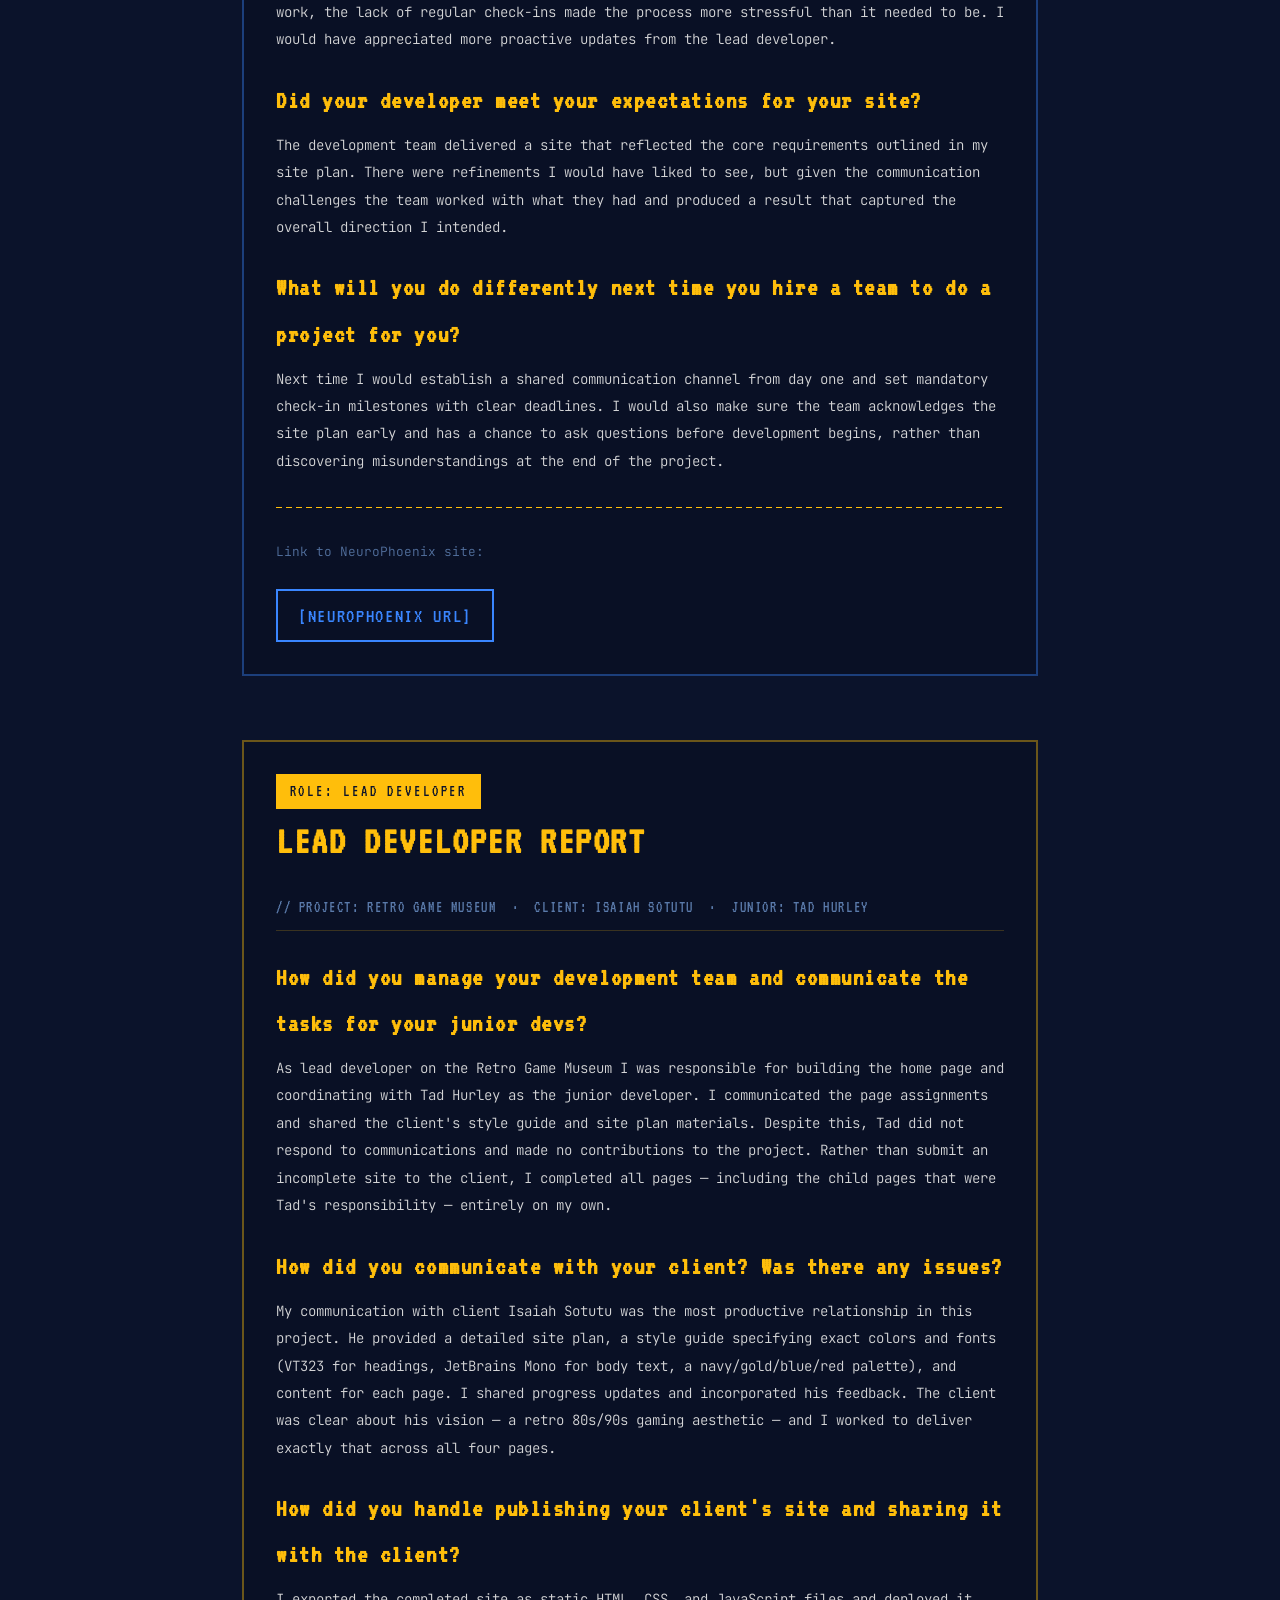
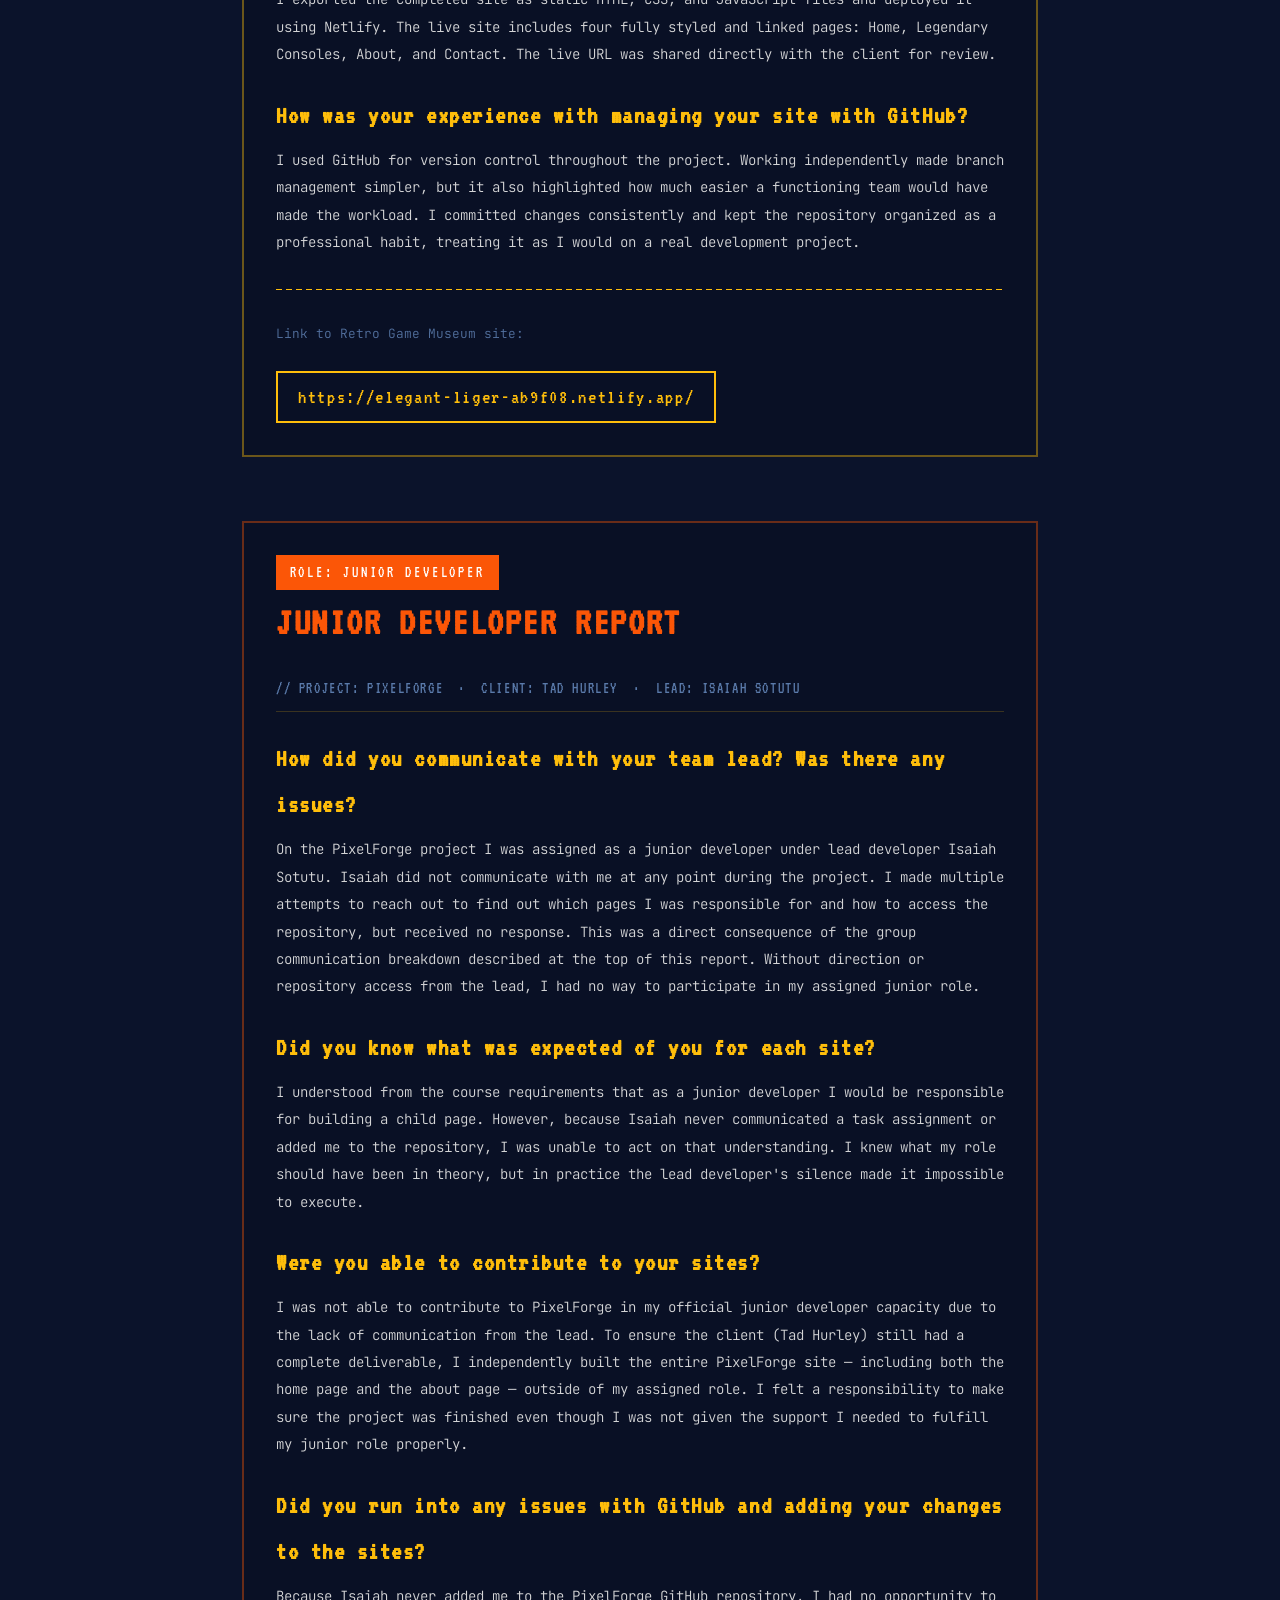
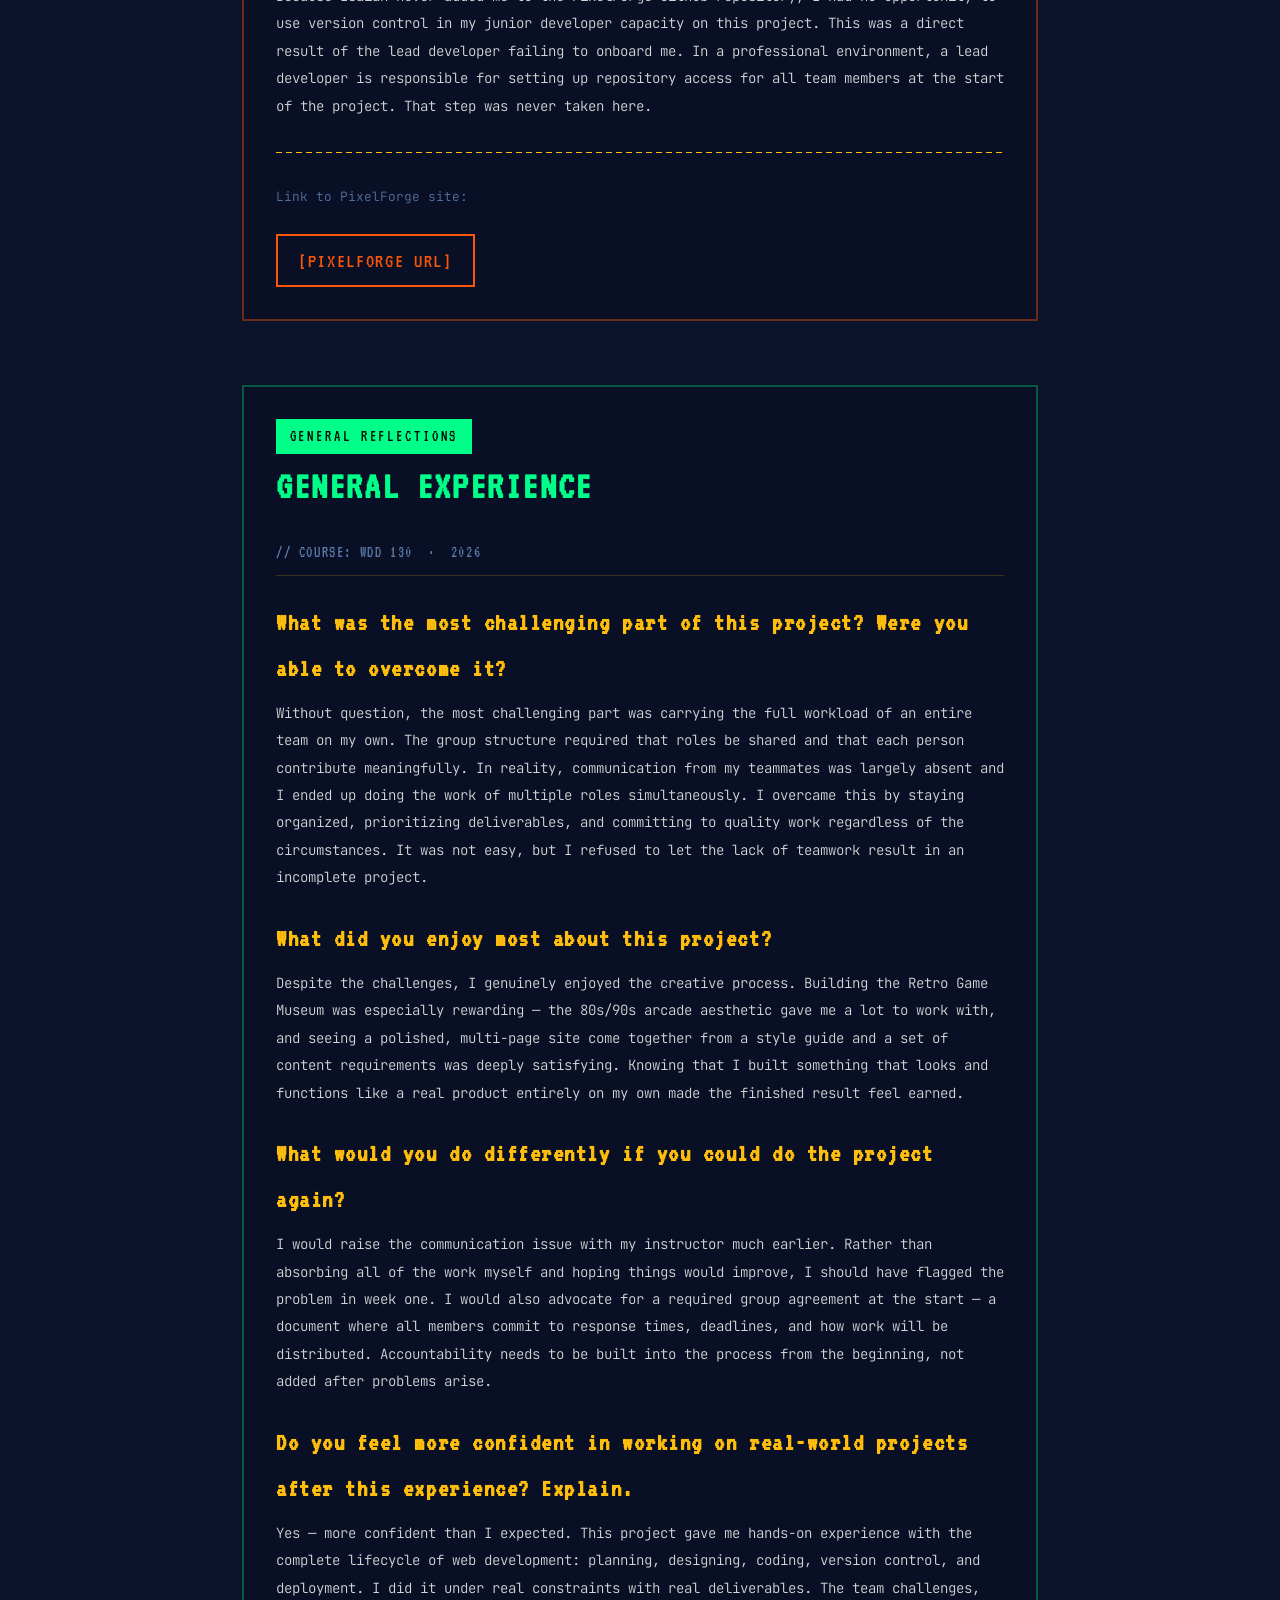
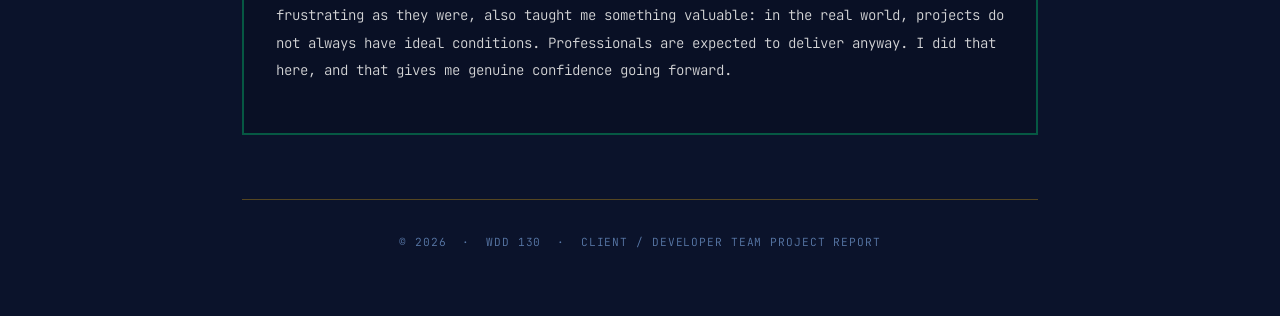
<file: RGM-export/client_report.html>
<!DOCTYPE html>
<html lang="en">
<head>
  <meta charset="UTF-8">
  <meta name="viewport" content="width=device-width, initial-scale=1.0">
  <title>Client Report | WDD 130</title>
  <style>
    @import url('https://fonts.googleapis.com/css2?family=VT323&family=JetBrains+Mono:wght@300;400;500;700&display=swap');
    :root {
      --bg:#0B132B; --card:#0f1a3a; --card-dk:#091025;
      --blue:#3A86FF; --gold:#FFBE0B; --gray:#E5E5E5; --red:#FB5607; --muted:#5a7aaa;
    }
    *,*::before,*::after{box-sizing:border-box;margin:0;padding:0;}
    body{font-family:'JetBrains Mono',monospace;background:var(--bg);color:var(--gray);font-weight:300;font-size:16px;line-height:1.8;}
    a{color:var(--blue);text-decoration:none;}
    a:hover{color:var(--gold);text-decoration:underline;}
    .page-wrap{max-width:860px;margin:0 auto;padding:4rem 2rem;}
    .report-header{border-bottom:3px solid var(--gold);padding-bottom:2rem;margin-bottom:3rem;}
    .report-header h1{font-family:'VT323',monospace;font-size:3.5rem;color:var(--gold);line-height:1;letter-spacing:.04em;}
    .report-header .meta{font-size:.75rem;color:var(--muted);letter-spacing:.1em;margin-top:.5rem;}
    .report-header .meta span{color:var(--blue);}

    /* Context banner */
    .context-banner{background:var(--card);border:2px solid var(--red);padding:1.75rem 2rem;margin-bottom:3rem;}
    .context-banner h2{font-family:'VT323',monospace;font-size:2rem;color:var(--red);letter-spacing:.06em;margin-bottom:.75rem;}
    .context-banner p{font-size:.85rem;line-height:1.95;margin-bottom:.75rem;opacity:.92;}
    .context-banner p:last-child{margin-bottom:0;}
    .context-banner strong{color:var(--gold);}

    .role-section{margin-bottom:4rem;padding:2rem;background:var(--card-dk);border:2px solid;}
    .role-section-client  {border-color:rgba(58,134,255,.4);}
    .role-section-lead    {border-color:rgba(255,190,11,.4);}
    .role-section-junior  {border-color:rgba(251,86,7,.4);}
    .role-section-general {border-color:rgba(0,255,136,.3);}
    .role-label{font-family:'VT323',monospace;font-size:1rem;letter-spacing:.18em;padding:.2rem .85rem;display:inline-block;margin-bottom:.75rem;}
    .role-label-client  {background:var(--blue);color:#fff;}
    .role-label-lead    {background:var(--gold);color:var(--bg);}
    .role-label-junior  {background:var(--red);color:#fff;}
    .role-label-general {background:#00ff88;color:#000;}
    .role-section h2{font-family:'VT323',monospace;font-size:2.5rem;letter-spacing:.04em;line-height:1;margin-bottom:.25rem;}
    .role-section-client  h2{color:var(--blue);}
    .role-section-lead    h2{color:var(--gold);}
    .role-section-junior  h2{color:var(--red);}
    .role-section-general h2{color:#00ff88;}
    .project-tag{font-family:'VT323',monospace;font-size:1rem;letter-spacing:.1em;color:var(--muted);border-bottom:1px solid rgba(255,190,11,.2);padding-bottom:.5rem;margin:2rem 0 1.25rem;}
    h3{font-family:'VT323',monospace;font-size:1.6rem;color:var(--gold);letter-spacing:.06em;margin:1.5rem 0 .5rem;}
    p{font-size:.88rem;line-height:1.95;margin-bottom:1rem;opacity:.92;}
    .site-link{display:inline-block;font-family:'VT323',monospace;font-size:1.3rem;letter-spacing:.08em;padding:.35rem 1.25rem;border:2px solid var(--blue);color:var(--blue);margin-top:.5rem;transition:all .15s;}
    .site-link:hover{background:var(--blue);color:#fff;text-decoration:none;}
    .site-link-gold{border-color:var(--gold);color:var(--gold);}
    .site-link-gold:hover{background:var(--gold);color:var(--bg);}
    .site-link-red{border-color:var(--red);color:var(--red);}
    .site-link-red:hover{background:var(--red);color:#fff;}
    .divider{height:1px;background:repeating-linear-gradient(90deg,var(--gold) 0,var(--gold) 6px,transparent 6px,transparent 10px);margin:2rem 0;}
    footer{border-top:1px solid rgba(255,190,11,.3);margin-top:4rem;padding-top:2rem;font-size:.7rem;color:var(--muted);text-align:center;letter-spacing:.08em;}
  </style>
</head>
<body>
<div class="page-wrap">

  <div class="report-header">
    <h1>CLIENT / DEVELOPER REPORT</h1>
    <p class="meta">STUDENT: <span>Lauren Seacrist</span> &nbsp;·&nbsp; COURSE: <span>WDD 130</span> &nbsp;·&nbsp; YEAR: <span>2026</span></p>
  </div>

  <!-- ═══════════════════════════════════════
       GROUP SITUATION EXPLANATION
       ═══════════════════════════════════════ -->
  <div class="context-banner">
    <h2>⚠ GROUP SITUATION — IMPORTANT CONTEXT</h2>
    <p>
      This project required a group of students where each member would serve as
      <strong>Client once, Lead Developer once, and Junior Developer once</strong> across
      three different sites. The expectation was that the team would communicate regularly
      to assign roles, share repositories, and coordinate deliverables.
    </p>
    <p>
      My group consisted of myself, <strong>Isaiah Sotutu</strong>, and <strong>Tad Hurley</strong>.
      From the beginning of the project, communication within the group was largely absent.
      Despite my attempts to reach out and establish a working plan, neither teammate
      consistently responded or proactively coordinated with me.
    </p>
    <p>
      As a result, I made the decision to assign our roles myself in order to meet the
      course requirements. I served as the <strong>Client for NeuroPhoenix</strong>,
      the <strong>Lead Developer for the Retro Game Museum</strong>, and was assigned as
      <strong>Junior Developer on PixelForge</strong> (Tad's site, with Isaiah as lead).
      On the Retro Game Museum and PixelForge projects, I was forced to complete work
      independently because my teammates did not contribute. On PixelForge specifically,
      Isaiah — as lead developer — never communicated with me or granted me access to
      the repository, making it impossible for me to participate in my assigned junior role.
    </p>
    <p>
      I want to be transparent about these circumstances. I put in the work to deliver
      complete, functional sites for all three projects and I believe the final products
      reflect that effort. The communication challenges described throughout this report
      are an honest account of what happened.
    </p>
  </div>


  <!-- ═══════════════════════════════════════
       ROLE 1: CLIENT — NEUROPHOENIX
       ═══════════════════════════════════════ -->
  <div class="role-section role-section-client">
    <span class="role-label role-label-client">ROLE: CLIENT</span>
    <h2>CLIENT REPORT</h2>
    <div class="project-tag">// PROJECT: NEUROPHOENIX &nbsp;·&nbsp; LEAD: ISAIAH SOTUTU &nbsp;·&nbsp; JUNIOR: TAD HURLEY</div>

    <h3>How did you decide what content and images to use for your site plan?</h3>
    <p>
      For NeuroPhoenix I created a detailed site plan that outlined the purpose, target
      audience, color palette, and content structure I wanted the development team to follow.
      I selected imagery and copy that matched the brand identity I had in mind and documented
      everything clearly so Isaiah and Tad would have a strong reference to build from.
    </p>

    <h3>How did you communicate with your developer? Was there any issues with communication?</h3>
    <p>
      I provided my site plan and supporting materials to the development team, but
      communication throughout the project was inconsistent. Responses were infrequent
      and I had limited visibility into progress until near the end. While the team did
      ultimately complete the work, the lack of regular check-ins made the process more
      stressful than it needed to be. I would have appreciated more proactive updates
      from the lead developer.
    </p>

    <h3>Did your developer meet your expectations for your site?</h3>
    <p>
      The development team delivered a site that reflected the core requirements outlined
      in my site plan. There were refinements I would have liked to see, but given the
      communication challenges the team worked with what they had and produced a result
      that captured the overall direction I intended.
    </p>

    <h3>What will you do differently next time you hire a team to do a project for you?</h3>
    <p>
      Next time I would establish a shared communication channel from day one and set
      mandatory check-in milestones with clear deadlines. I would also make sure the team
      acknowledges the site plan early and has a chance to ask questions before development
      begins, rather than discovering misunderstandings at the end of the project.
    </p>

    <div class="divider"></div>
    <p style="font-size:.8rem;color:var(--muted);">Link to NeuroPhoenix site:</p>
    <a href="[NEUROPHOENIX URL]" class="site-link">[NEUROPHOENIX URL]</a>
  </div>


  <!-- ═══════════════════════════════════════
       ROLE 2: LEAD DEVELOPER — RGM
       ═══════════════════════════════════════ -->
  <div class="role-section role-section-lead">
    <span class="role-label role-label-lead">ROLE: LEAD DEVELOPER</span>
    <h2>LEAD DEVELOPER REPORT</h2>
    <div class="project-tag">// PROJECT: RETRO GAME MUSEUM &nbsp;·&nbsp; CLIENT: ISAIAH SOTUTU &nbsp;·&nbsp; JUNIOR: TAD HURLEY</div>

    <h3>How did you manage your development team and communicate the tasks for your junior devs?</h3>
    <p>
      As lead developer on the Retro Game Museum I was responsible for building the home page
      and coordinating with Tad Hurley as the junior developer. I communicated the page
      assignments and shared the client's style guide and site plan materials. Despite this,
      Tad did not respond to communications and made no contributions to the project.
      Rather than submit an incomplete site to the client, I completed all pages — including
      the child pages that were Tad's responsibility — entirely on my own.
    </p>

    <h3>How did you communicate with your client? Was there any issues?</h3>
    <p>
      My communication with client Isaiah Sotutu was the most productive relationship in
      this project. He provided a detailed site plan, a style guide specifying exact colors
      and fonts (VT323 for headings, JetBrains Mono for body text, a navy/gold/blue/red
      palette), and content for each page. I shared progress updates and incorporated his
      feedback. The client was clear about his vision — a retro 80s/90s gaming aesthetic —
      and I worked to deliver exactly that across all four pages.
    </p>

    <h3>How did you handle publishing your client's site and sharing it with the client?</h3>
    <p>
      I exported the completed site as static HTML, CSS, and JavaScript files and deployed
      it using Netlify. The live site includes four fully styled and linked pages: Home,
      Legendary Consoles, About, and Contact. The live URL was shared directly with the
      client for review.
    </p>

    <h3>How was your experience with managing your site with GitHub?</h3>
    <p>
      I used GitHub for version control throughout the project. Working independently made
      branch management simpler, but it also highlighted how much easier a functioning team
      would have made the workload. I committed changes consistently and kept the repository
      organized as a professional habit, treating it as I would on a real development project.
    </p>

    <div class="divider"></div>
    <p style="font-size:.8rem;color:var(--muted);">Link to Retro Game Museum site:</p>
    <a href="https://elegant-liger-ab9f08.netlify.app/" class="site-link site-link-gold">https://elegant-liger-ab9f08.netlify.app/</a>
  </div>


  <!-- ═══════════════════════════════════════
       ROLE 3: JUNIOR DEVELOPER — PIXELFORGE
       ═══════════════════════════════════════ -->
  <div class="role-section role-section-junior">
    <span class="role-label role-label-junior">ROLE: JUNIOR DEVELOPER</span>
    <h2>JUNIOR DEVELOPER REPORT</h2>
    <div class="project-tag">// PROJECT: PIXELFORGE &nbsp;·&nbsp; CLIENT: TAD HURLEY &nbsp;·&nbsp; LEAD: ISAIAH SOTUTU</div>

    <h3>How did you communicate with your team lead? Was there any issues?</h3>
    <p>
      On the PixelForge project I was assigned as a junior developer under lead developer
      Isaiah Sotutu. Isaiah did not communicate with me at any point during the project.
      I made multiple attempts to reach out to find out which pages I was responsible for
      and how to access the repository, but received no response. This was a direct
      consequence of the group communication breakdown described at the top of this report.
      Without direction or repository access from the lead, I had no way to participate
      in my assigned junior role.
    </p>

    <h3>Did you know what was expected of you for each site?</h3>
    <p>
      I understood from the course requirements that as a junior developer I would be
      responsible for building a child page. However, because Isaiah never communicated
      a task assignment or added me to the repository, I was unable to act on that
      understanding. I knew what my role should have been in theory, but in practice
      the lead developer's silence made it impossible to execute.
    </p>

    <h3>Were you able to contribute to your sites?</h3>
    <p>
      I was not able to contribute to PixelForge in my official junior developer capacity
      due to the lack of communication from the lead. To ensure the client (Tad Hurley)
      still had a complete deliverable, I independently built the entire PixelForge site
      — including both the home page and the about page — outside of my assigned role.
      I felt a responsibility to make sure the project was finished even though I was
      not given the support I needed to fulfill my junior role properly.
    </p>

    <h3>Did you run into any issues with GitHub and adding your changes to the sites?</h3>
    <p>
      Because Isaiah never added me to the PixelForge GitHub repository, I had no
      opportunity to use version control in my junior developer capacity on this project.
      This was a direct result of the lead developer failing to onboard me. In a professional
      environment, a lead developer is responsible for setting up repository access for all
      team members at the start of the project. That step was never taken here.
    </p>

    <div class="divider"></div>
    <p style="font-size:.8rem;color:var(--muted);">Link to PixelForge site:</p>
    <a href="[PIXELFORGE URL]" class="site-link site-link-red">[PIXELFORGE URL]</a>
  </div>


  <!-- ═══════════════════════════════════════
       GENERAL EXPERIENCE & REFLECTIONS
       ═══════════════════════════════════════ -->
  <div class="role-section role-section-general">
    <span class="role-label role-label-general">GENERAL REFLECTIONS</span>
    <h2>GENERAL EXPERIENCE</h2>
    <div class="project-tag">// COURSE: WDD 130 &nbsp;·&nbsp; 2026</div>

    <h3>What was the most challenging part of this project? Were you able to overcome it?</h3>
    <p>
      Without question, the most challenging part was carrying the full workload of an entire
      team on my own. The group structure required that roles be shared and that each person
      contribute meaningfully. In reality, communication from my teammates was largely absent
      and I ended up doing the work of multiple roles simultaneously. I overcame this by
      staying organized, prioritizing deliverables, and committing to quality work regardless
      of the circumstances. It was not easy, but I refused to let the lack of teamwork
      result in an incomplete project.
    </p>

    <h3>What did you enjoy most about this project?</h3>
    <p>
      Despite the challenges, I genuinely enjoyed the creative process. Building the Retro
      Game Museum was especially rewarding — the 80s/90s arcade aesthetic gave me a lot to
      work with, and seeing a polished, multi-page site come together from a style guide
      and a set of content requirements was deeply satisfying. Knowing that I built something
      that looks and functions like a real product entirely on my own made the finished result
      feel earned.
    </p>

    <h3>What would you do differently if you could do the project again?</h3>
    <p>
      I would raise the communication issue with my instructor much earlier. Rather than
      absorbing all of the work myself and hoping things would improve, I should have flagged
      the problem in week one. I would also advocate for a required group agreement at the
      start — a document where all members commit to response times, deadlines, and how
      work will be distributed. Accountability needs to be built into the process from
      the beginning, not added after problems arise.
    </p>

    <h3>Do you feel more confident in working on real-world projects after this experience? Explain.</h3>
    <p>
      Yes — more confident than I expected. This project gave me hands-on experience with
      the complete lifecycle of web development: planning, designing, coding, version control,
      and deployment. I did it under real constraints with real deliverables. The team
      challenges, frustrating as they were, also taught me something valuable: in the real
      world, projects do not always have ideal conditions. Professionals are expected to
      deliver anyway. I did that here, and that gives me genuine confidence going forward.
    </p>
  </div>

  <footer>© 2026 &nbsp;·&nbsp; WDD 130 &nbsp;·&nbsp; CLIENT / DEVELOPER TEAM PROJECT REPORT</footer>

</div>
</body>
</html>
</file>
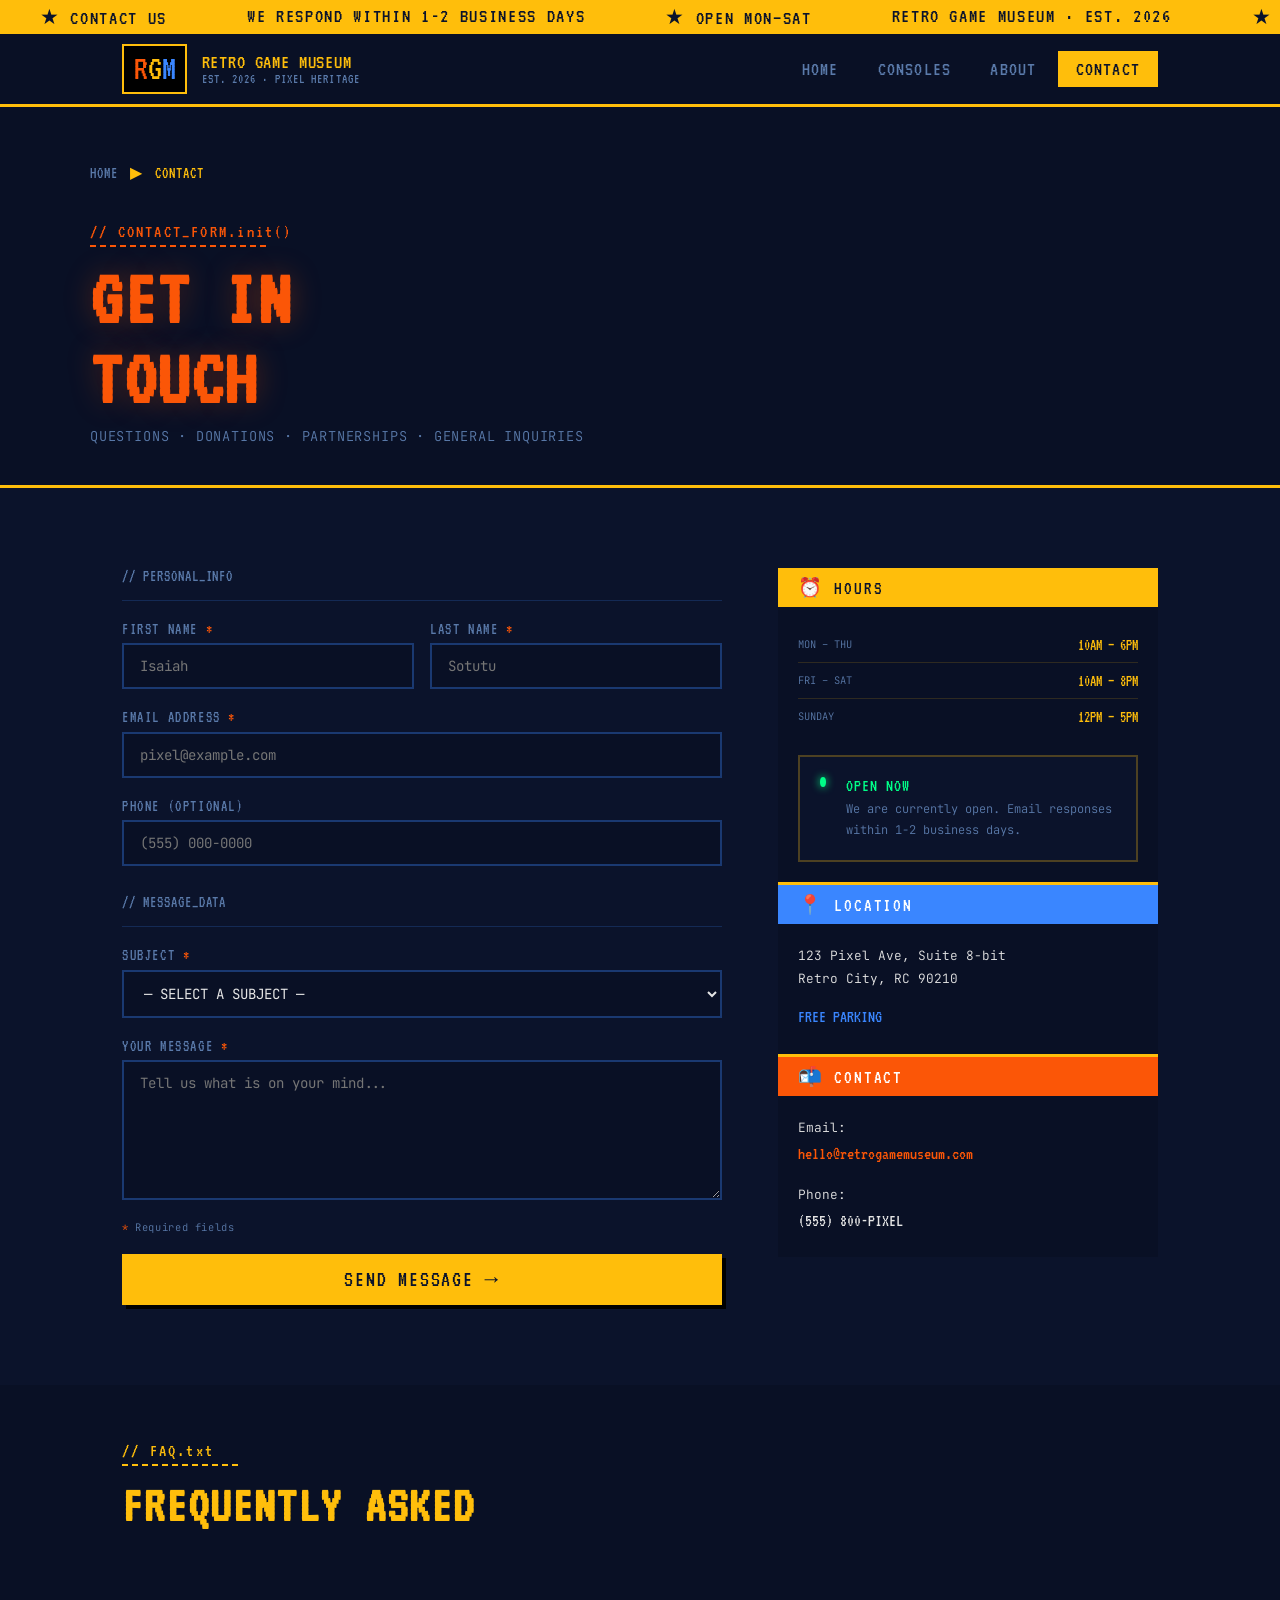
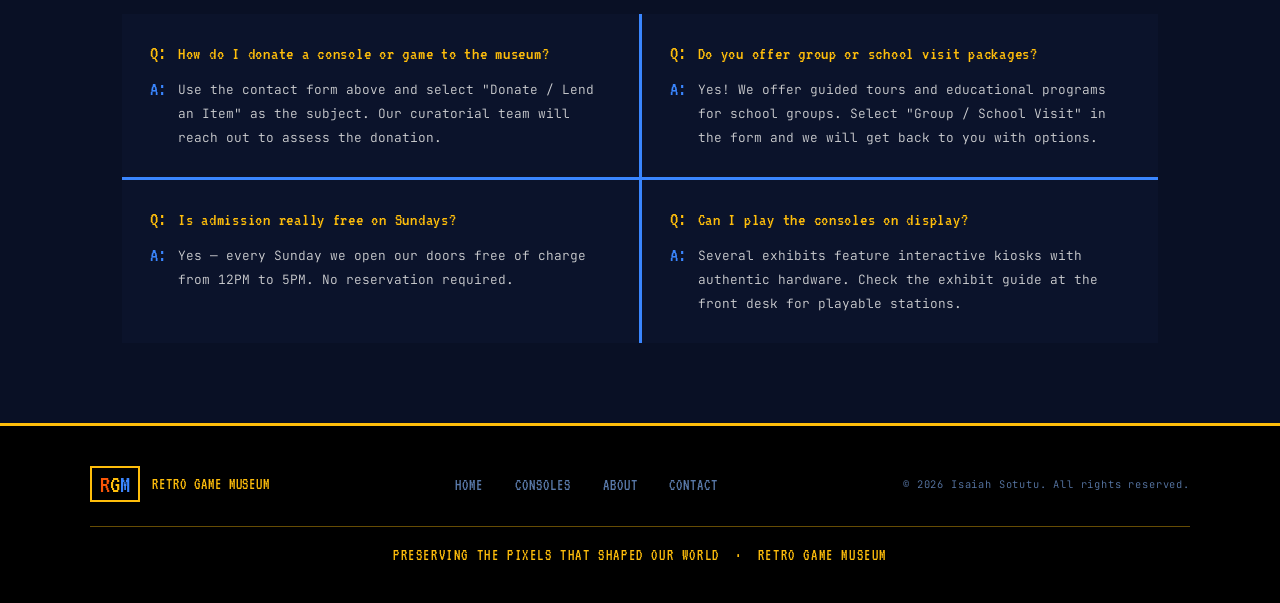
<file: RGM-export/contact.html>
<!DOCTYPE html>
<html lang="en">
<head>
  <meta charset="UTF-8">
  <meta name="viewport" content="width=device-width, initial-scale=1.0">
  <title>Contact | Retro Game Museum</title>
  
<style>@import url('https://fonts.googleapis.com/css2?family=VT323&family=JetBrains+Mono:wght@300;400;500;700&display=swap');

:root {
  --bg: #0B132B; --card: #0f1a3a; --card-dk: #091025;
  --blue: #3A86FF; --gold: #FFBE0B; --gray: #E5E5E5; --red: #FB5607; --muted: #5a7aaa;
  --gold-border: rgba(255,190,11,0.40); --blue-border: rgba(58,134,255,0.35);
  --font-pixel: 'VT323', monospace; --font-mono: 'JetBrains Mono', monospace;
}
*,*::before,*::after{box-sizing:border-box;margin:0;padding:0;}
html{scroll-behavior:smooth;}
body{font-family:var(--font-mono);background:var(--bg);color:var(--gray);min-height:100vh;overflow-x:hidden;font-weight:300;font-size:16px;}
img{display:block;max-width:100%;}
a{color:inherit;text-decoration:none;}
button{font-family:inherit;cursor:pointer;}
::-webkit-scrollbar{width:4px;background:var(--card-dk);}
::-webkit-scrollbar-thumb{background:rgba(58,134,255,0.3);}

@keyframes marquee{0%{transform:translateX(0);}100%{transform:translateX(-50%);}}
@keyframes blink{0%,100%{opacity:1;}50%{opacity:0;}}
@keyframes pulse-green{0%,100%{box-shadow:0 0 6px #00ff88;}50%{box-shadow:0 0 14px #00ff88;}}

.blink{animation:blink 1.1s step-end infinite;}
.container{max-width:1100px;margin:0 auto;padding:0 2rem;}

.ticker{background:var(--gold);height:34px;overflow:hidden;display:flex;align-items:center;}
.ticker-track{display:flex;white-space:nowrap;animation:marquee 22s linear infinite;}
.ticker-item{font-family:var(--font-pixel);font-size:1.3rem;color:var(--bg);letter-spacing:.08em;padding:0 2.5rem;}

.site-header{background:var(--card-dk);border-bottom:3px solid var(--gold);position:sticky;top:0;z-index:100;}
.site-nav{max-width:1100px;margin:0 auto;padding:0 2rem;height:70px;display:flex;align-items:center;justify-content:space-between;}
.nav-logo{display:flex;align-items:center;gap:.9rem;text-decoration:none;}
.nav-logo-badge{background:#000;padding:.35rem .6rem;border:2px solid var(--gold);font-family:var(--font-pixel);font-size:2.2rem;line-height:1;}
.nav-logo-badge .r{color:var(--red);}
.nav-logo-badge .g{color:var(--gold);}
.nav-logo-badge .b{color:var(--blue);}
.nav-logo-title{font-family:var(--font-pixel);font-size:1.3rem;color:var(--gold);letter-spacing:.04em;display:block;}
.nav-logo-sub{font-family:var(--font-pixel);font-size:.85rem;color:var(--muted);letter-spacing:.08em;display:block;}
.nav-links{display:flex;gap:.2rem;list-style:none;}
.nav-links a{font-family:var(--font-pixel);font-size:1.25rem;letter-spacing:.06em;padding:.4rem 1rem;color:var(--muted);border:2px solid transparent;transition:all .15s;display:block;}
.nav-links a:hover,.nav-links a.active{background:var(--gold);color:var(--bg);border-color:var(--gold);}

.site-footer{background:#000;border-top:3px solid var(--gold);padding:2.5rem 2rem;}
.footer-inner{max-width:1100px;margin:0 auto;display:flex;justify-content:space-between;align-items:center;flex-wrap:wrap;gap:1.5rem;}
.footer-logo{display:flex;align-items:center;gap:.75rem;}
.footer-logo-badge{background:#000;padding:.2rem .5rem;border:2px solid var(--gold);font-family:var(--font-pixel);font-size:1.6rem;line-height:1;}
.footer-logo-name{font-family:var(--font-pixel);font-size:1rem;color:var(--gold);letter-spacing:.06em;}
.footer-links{display:flex;gap:2rem;list-style:none;}
.footer-links a{font-family:var(--font-pixel);font-size:1rem;color:var(--muted);letter-spacing:.06em;transition:color .15s;}
.footer-links a:hover{color:var(--gold);}
.footer-copy{font-size:.65rem;color:var(--muted);letter-spacing:.08em;}
.footer-tagline{border-top:1px solid var(--gold-border);margin-top:1.5rem;padding-top:1.25rem;text-align:center;font-family:var(--font-pixel);font-size:1rem;color:var(--gold);letter-spacing:.1em;max-width:1100px;margin-left:auto;margin-right:auto;}

.btn{font-family:var(--font-pixel);font-size:1.4rem;letter-spacing:.08em;padding:.6rem 2rem;border:3px solid;cursor:pointer;transition:transform .1s,box-shadow .1s;display:inline-block;text-align:center;text-decoration:none;}
.btn:hover{transform:translate(2px,2px);box-shadow:2px 2px 0 #000;}
.btn-gold{background:var(--gold);color:var(--bg);border-color:var(--gold);box-shadow:4px 4px 0 #000;}
.btn-red{background:var(--red);color:#fff;border-color:var(--red);box-shadow:4px 4px 0 #000;}
.btn-blue{background:var(--blue);color:#fff;border-color:var(--blue);box-shadow:4px 4px 0 #000;}
.btn-ghost-gold{background:transparent;color:var(--gold);border-color:var(--gold);box-shadow:4px 4px 0 #000;}
.btn-ghost-blue{background:transparent;color:var(--blue);border-color:var(--blue);box-shadow:4px 4px 0 #000;}
.btn-group{display:flex;gap:1rem;flex-wrap:wrap;}

.eyebrow{font-family:var(--font-pixel);font-size:1.15rem;letter-spacing:.12em;margin-bottom:.25rem;}
.eyebrow-gold{color:var(--gold);}
.eyebrow-blue{color:var(--blue);}
.eyebrow-red{color:var(--red);}
.pixel-divider{height:2px;margin:.25rem 0;}
.pixel-divider-gold{background:repeating-linear-gradient(90deg,var(--gold) 0,var(--gold) 6px,transparent 6px,transparent 10px);}
.pixel-divider-blue{background:repeating-linear-gradient(90deg,var(--blue) 0,var(--blue) 6px,transparent 6px,transparent 10px);}

.section-title{font-family:var(--font-pixel);font-size:clamp(2.2rem,4vw,3.5rem);letter-spacing:.04em;line-height:1.1;margin-bottom:1rem;}
.section-title-gold{color:var(--gold);}
.section-title-blue{color:var(--blue);}
.section-title-red{color:var(--red);}
.page-hero-area{background:var(--card-dk);border-bottom:3px solid var(--gold);padding:3.5rem 2rem 2.5rem;}
.page-hero-inner{max-width:1100px;margin:0 auto;}
.page-title{font-family:var(--font-pixel);font-size:clamp(3rem,7vw,5rem);line-height:1;letter-spacing:.02em;margin-bottom:.5rem;}
.page-title-gold{color:var(--gold);text-shadow:0 0 30px rgba(255,190,11,.3);}
.page-title-blue{color:var(--blue);text-shadow:0 0 30px rgba(58,134,255,.3);}
.page-title-red{color:var(--red);text-shadow:0 0 30px rgba(251,86,7,.3);}
.page-sub{font-size:.85rem;color:var(--muted);letter-spacing:.06em;margin-top:.5rem;}
.lead{font-size:.9rem;line-height:1.9;color:var(--gray);opacity:.88;}

.breadcrumb{display:flex;align-items:center;gap:.75rem;margin-bottom:2.5rem;font-family:var(--font-pixel);font-size:1rem;letter-spacing:.06em;}
.breadcrumb a{color:var(--muted);transition:color .15s;}
.breadcrumb a:hover{color:var(--gold);}
.breadcrumb-sep{color:var(--gold);}
.breadcrumb-current{color:var(--gold);}
.status-dot{display:inline-block;width:10px;height:10px;border-radius:50%;background:#00ff88;box-shadow:0 0 8px #00ff88;animation:pulse-green 2s ease-in-out infinite;vertical-align:middle;margin-right:.5rem;}
.badge{font-family:var(--font-pixel);font-size:1.05rem;letter-spacing:.1em;padding:.2rem 1rem;display:inline-block;}
.badge-gold{background:var(--gold);color:var(--bg);}
.badge-blue{background:var(--blue);color:#fff;}
.badge-red{background:var(--red);color:#fff;}

/* HOME */
.hero{position:relative;min-height:88vh;display:flex;align-items:center;overflow:hidden;}
.hero-bg{position:absolute;inset:0;background-image:radial-gradient(rgba(58,134,255,.13) 1.5px,transparent 1.5px);background-size:24px 24px;}
.hero-vignette{position:absolute;inset:0;background:radial-gradient(ellipse 85% 75% at 50% 50%,transparent 30%,var(--bg) 100%);}
.hero-content{position:relative;z-index:2;max-width:1100px;margin:0 auto;padding:5rem 2rem;width:100%;display:grid;grid-template-columns:1fr 360px;gap:4rem;align-items:center;}
.hero-pre-badge{display:inline-block;background:var(--red);padding:.2rem 1rem;margin-bottom:1.5rem;font-family:var(--font-pixel);font-size:1.1rem;color:#fff;letter-spacing:.12em;}
.hero-title-line1{font-family:var(--font-pixel);font-size:clamp(3.5rem,8vw,6.5rem);line-height:1;color:var(--gold);margin-bottom:.4rem;text-shadow:0 0 30px rgba(255,190,11,.4);}
.hero-title-line2{font-family:var(--font-pixel);font-size:clamp(2.8rem,6vw,5rem);line-height:1.05;color:var(--blue);margin-bottom:1.75rem;text-shadow:0 0 25px rgba(58,134,255,.33);}
.hero-desc{font-size:.88rem;line-height:1.85;color:var(--gray);max-width:540px;opacity:.9;margin-bottom:2rem;}
.hero-insert-coin{font-family:var(--font-pixel);font-size:1.1rem;color:var(--red);margin-top:2rem;letter-spacing:.1em;}
.stats-panel{background:var(--card-dk);border:3px solid var(--gold);box-shadow:6px 6px 0 #000;overflow:hidden;}
.stats-panel-header{background:var(--gold);padding:.5rem 1.25rem;display:flex;align-items:center;gap:.5rem;}
.stats-panel-header-title{font-family:var(--font-pixel);font-size:1.2rem;color:var(--bg);letter-spacing:.1em;}
.stat-row{display:flex;justify-content:space-between;align-items:center;padding:1.1rem 1.25rem;border-bottom:1px solid var(--gold-border);}
.stat-label{font-size:.65rem;color:var(--muted);letter-spacing:.06em;}
.stat-value{font-family:var(--font-pixel);font-size:2rem;}
.stats-open{display:flex;align-items:center;gap:.75rem;padding:1rem 1.25rem;font-family:var(--font-pixel);font-size:1.2rem;color:#00ff88;letter-spacing:.08em;}
.exhibit-grid{display:grid;grid-template-columns:1fr 1fr;gap:3px;background:var(--gold);}
.exhibit-card{background:var(--card-dk);padding:2rem 1.75rem;display:flex;flex-direction:column;transition:background .15s;text-decoration:none;color:inherit;}
.exhibit-card:hover{background:var(--card);}
.exhibit-num{font-family:var(--font-pixel);font-size:3rem;line-height:1;}
.exhibit-name{font-family:var(--font-pixel);font-size:1.8rem;letter-spacing:.04em;line-height:1;}
.exhibit-sub{font-size:.7rem;color:var(--muted);margin-top:.2rem;}
.exhibit-body{font-size:.82rem;line-height:1.8;color:var(--gray);margin:1rem 0;flex:1;}
.exhibit-cta{font-family:var(--font-pixel);font-size:1.4rem;letter-spacing:.08em;padding:.5rem 1.25rem;background:transparent;border:3px solid;display:inline-block;align-self:flex-start;transition:all .15s;box-shadow:3px 3px 0 #000;}
.exhibit-cta-blue{color:var(--blue);border-color:var(--blue);}
.exhibit-cta-red{color:var(--red);border-color:var(--red);}
.exhibit-card:hover .exhibit-cta-blue{background:var(--blue);color:#fff;}
.exhibit-card:hover .exhibit-cta-red{background:var(--red);color:#fff;}
.visit-grid{display:grid;grid-template-columns:repeat(3,1fr);gap:3px;background:var(--gold);}
.visit-card{background:var(--card-dk);overflow:hidden;}
.visit-header{padding:.5rem 1.25rem;display:flex;align-items:center;gap:.5rem;}
.visit-header-gold{background:var(--gold);}
.visit-header-blue{background:var(--blue);}
.visit-header-red{background:var(--red);}
.visit-header-title{font-family:var(--font-pixel);font-size:1.1rem;letter-spacing:.1em;}
.visit-header-gold .visit-header-title{color:var(--bg);}
.visit-header-blue .visit-header-title,.visit-header-red .visit-header-title{color:#fff;}
.visit-row{display:flex;justify-content:space-between;align-items:center;padding:.7rem 1.25rem;border-bottom:1px solid rgba(255,190,11,.15);}
.visit-row-label{font-size:.65rem;color:var(--muted);}
.visit-row-value{font-family:var(--font-pixel);font-size:1.15rem;}
.cta-strip{position:relative;overflow:hidden;padding:4.5rem 2rem;text-align:center;background-image:radial-gradient(rgba(255,190,11,.12) 1.5px,transparent 1.5px);background-size:24px 24px;}
.cta-strip-title{font-family:var(--font-pixel);font-size:clamp(2.5rem,5vw,4.5rem);letter-spacing:.04em;color:var(--gold);margin-bottom:.75rem;}
.cta-strip-desc{font-size:.95rem;line-height:1.85;opacity:.85;max-width:520px;margin:0 auto 2.5rem;}

/* CONSOLES */
.console-intro-text{max-width:680px;font-size:1rem;line-height:1.9;opacity:.88;}
.console-section{padding:5rem 0;border-bottom:1px solid rgba(58,134,255,.15);}
.console-section-inner{max-width:1100px;margin:0 auto;padding:0 2rem;display:grid;grid-template-columns:1fr 1fr;gap:4rem;align-items:center;}
.console-section-inner.reversed{direction:rtl;}
.console-section-inner.reversed>*{direction:ltr;}
.console-img-panel{background:var(--card-dk);overflow:hidden;position:relative;}
.console-img-panel img{width:100%;aspect-ratio:4/3;object-fit:cover;opacity:.75;transition:transform .4s,opacity .3s;display:block;}
.console-img-panel:hover img{transform:scale(1.04);opacity:.85;}
.console-img-scanlines{position:absolute;inset:0;pointer-events:none;background-image:repeating-linear-gradient(0deg,transparent,transparent 3px,rgba(0,0,0,.18) 3px,rgba(0,0,0,.18) 4px);}
.console-img-fade{position:absolute;bottom:0;left:0;right:0;height:50%;background:linear-gradient(to top,var(--card-dk) 0%,transparent 100%);pointer-events:none;}
figcaption{padding:1rem 1.25rem;border-top:2px solid;text-align:center;}
figcaption .fig-short{font-family:var(--font-pixel);font-size:1.6rem;letter-spacing:.06em;display:block;}
figcaption .fig-full{font-size:.7rem;color:var(--muted);display:block;margin-top:.15rem;}
.console-info-title{font-family:var(--font-pixel);font-size:clamp(1.8rem,3.5vw,2.8rem);letter-spacing:.02em;line-height:1.1;margin-bottom:.5rem;}
.console-info-body{font-size:.9rem;line-height:1.95;color:var(--gray);margin:1.5rem 0 2rem;}
.console-info-body em{font-style:italic;color:var(--gold);}
.console-stat{background:var(--card-dk);border:2px solid rgba(58,134,255,.27);padding:.5rem 1rem;}
.console-stat-label{font-size:.6rem;color:var(--muted);letter-spacing:.06em;}
.console-stat-val{font-family:var(--font-pixel);font-size:1.3rem;color:var(--blue);}
.gallery-section{padding:5rem 0;background:var(--card-dk);}
.gallery-section-inner{max-width:1100px;margin:0 auto;padding:0 2rem;}
.console-gallery{display:grid;grid-template-columns:repeat(3,1fr);gap:3px;background:var(--gold);margin-top:2.5rem;}
.console-gallery figure{margin:0;background:var(--card-dk);overflow:hidden;}
.console-gallery figure img{width:100%;aspect-ratio:4/3;object-fit:cover;opacity:.7;transition:opacity .3s;display:block;}
.console-gallery figure:hover img{opacity:.85;}

/* ABOUT */
.about-layout{display:grid;grid-template-columns:1fr 1fr;gap:4rem;align-items:start;margin-bottom:4rem;}
.about-logo-showcase{background:#000;border:3px solid var(--gold);box-shadow:8px 8px 0 #000,0 0 40px rgba(255,190,11,.14);padding:2.5rem 3rem;text-align:center;display:inline-block;}
.logo-letters{font-family:var(--font-pixel);font-size:5rem;line-height:1;margin-bottom:.5rem;}
.logo-letters .r{color:var(--red);}
.logo-letters .g{color:var(--gold);}
.logo-letters .b{color:var(--blue);}
.logo-tv{width:64px;height:52px;background:var(--blue);border:3px solid var(--gray);margin:.75rem auto 0;position:relative;display:flex;align-items:center;justify-content:center;}
.logo-tv-screen{width:44px;height:32px;background:#1a3a6a;border:2px solid rgba(229,229,229,.27);}
.logo-name-sub{font-family:var(--font-pixel);font-size:.85rem;color:var(--muted);letter-spacing:.1em;margin-top:1rem;display:block;}
.about-section-card{background:var(--card-dk);border:3px solid;box-shadow:6px 6px 0 #000;overflow:hidden;margin-bottom:1.5rem;}
.about-section-card-gold{border-color:var(--gold);}
.about-section-card-blue{border-color:var(--blue);}
.about-section-header{padding:.6rem 1.25rem;display:flex;align-items:center;gap:.5rem;}
.about-section-header-gold{background:var(--gold);}
.about-section-header-blue{background:var(--blue);}
.about-section-header-title{font-family:var(--font-pixel);font-size:1.2rem;letter-spacing:.1em;}
.about-section-header-gold .about-section-header-title{color:var(--bg);}
.about-section-header-blue .about-section-header-title{color:#fff;}
.about-section-body{padding:1.5rem 1.25rem;}
.about-section-body p{font-size:.9rem;line-height:1.95;opacity:.9;}
.audience-grid{display:grid;grid-template-columns:1fr 1fr;gap:3px;background:var(--gold);margin-top:1.5rem;}
.audience-card{background:var(--bg);padding:1.75rem;display:flex;gap:1.25rem;align-items:flex-start;}
.audience-icon{font-size:2rem;line-height:1;flex-shrink:0;margin-top:.1rem;}
.audience-label{font-family:var(--font-pixel);font-size:1.4rem;color:var(--gold);letter-spacing:.06em;margin-bottom:.4rem;}
.audience-desc{font-size:.8rem;line-height:1.8;opacity:.85;}
.values-grid{display:grid;grid-template-columns:repeat(3,1fr);gap:1.25rem;margin-top:1.5rem;}
.value-card{background:var(--card-dk);border:3px solid;box-shadow:4px 4px 0 #000;padding:1.25rem;}
.value-card-blue{border-color:rgba(58,134,255,.44);}
.value-card-gold{border-color:rgba(255,190,11,.44);}
.value-card-red{border-color:rgba(251,86,7,.44);}
.value-num{font-family:var(--font-pixel);font-size:2.5rem;line-height:1;margin-bottom:.5rem;}
.value-title{font-family:var(--font-pixel);font-size:1.2rem;letter-spacing:.08em;margin-bottom:.35rem;}
.value-desc{font-size:.78rem;line-height:1.8;opacity:.85;}
.founder-card{background:var(--card-dk);border:3px solid var(--red);box-shadow:6px 6px 0 #000;overflow:hidden;}
.founder-avatar{background:var(--bg);padding:2rem;text-align:center;border-bottom:2px solid var(--red);}
.founder-initials{width:80px;height:80px;background:var(--red);margin:0 auto .75rem;display:flex;align-items:center;justify-content:center;font-family:var(--font-pixel);font-size:2.5rem;color:#fff;}
.founder-display-name{font-family:var(--font-pixel);font-size:1.5rem;color:var(--gray);letter-spacing:.06em;}
.founder-display-role{font-size:.65rem;color:var(--muted);letter-spacing:.1em;margin-top:.3rem;}
.founder-bio{padding:1.5rem;}
.founder-bio-name{font-family:var(--font-pixel);font-size:2rem;color:var(--gray);letter-spacing:.04em;margin-bottom:.25rem;}
.founder-bio-role{font-family:var(--font-pixel);font-size:1.1rem;color:var(--red);letter-spacing:.08em;margin-bottom:1.25rem;}
.founder-bio-text{font-size:.88rem;line-height:1.95;opacity:.9;}
.founder-quote{margin-top:1.5rem;background:var(--bg);border-left:4px solid var(--red);padding:1.25rem 1.5rem;}
.founder-quote-text{font-family:var(--font-pixel);font-size:1.45rem;color:var(--gray);line-height:1.4;letter-spacing:.03em;margin-bottom:.75rem;}
.founder-quote-attr{font-size:.7rem;color:var(--muted);letter-spacing:.1em;}
.timeline{position:relative;margin-top:2rem;}
.timeline-line{position:absolute;left:78px;top:0;bottom:0;width:2px;background:repeating-linear-gradient(180deg,var(--blue) 0,var(--blue) 8px,transparent 8px,transparent 14px);}
.timeline-items{display:flex;flex-direction:column;gap:2rem;}
.timeline-item{display:flex;gap:2.5rem;align-items:flex-start;}
.timeline-year{flex-shrink:0;width:78px;text-align:right;font-family:var(--font-pixel);font-size:1.4rem;color:var(--gold);}
.timeline-dot{flex-shrink:0;width:16px;height:16px;margin-top:4px;position:relative;z-index:1;}
.timeline-dot-blue{background:var(--blue);box-shadow:0 0 10px rgba(58,134,255,.53);}
.timeline-dot-gold{background:var(--gold);box-shadow:0 0 10px rgba(255,190,11,.53);}
.timeline-content{background:var(--bg);border:2px solid rgba(58,134,255,.27);padding:1rem 1.25rem;flex:1;box-shadow:3px 3px 0 #000;}
.timeline-event{font-family:var(--font-pixel);font-size:1.3rem;letter-spacing:.06em;margin-bottom:.35rem;}
.timeline-detail{font-size:.78rem;line-height:1.8;opacity:.85;}

/* CONTACT */
.contact-layout{display:grid;grid-template-columns:1fr 380px;gap:3.5rem;align-items:start;}
.form-stack{display:flex;flex-direction:column;gap:1.25rem;}
.form-row{display:grid;grid-template-columns:1fr 1fr;gap:1rem;}
.form-field{display:flex;flex-direction:column;gap:.4rem;}
.form-label{font-family:var(--font-pixel);font-size:1rem;letter-spacing:.1em;color:var(--muted);}
.form-label .req{color:var(--red);}
.form-control{font-family:var(--font-mono);background:var(--card-dk);border:2px solid var(--blue-border);color:var(--gray);font-size:.88rem;padding:.75rem 1rem;outline:none;width:100%;transition:border-color .15s,background .15s;caret-color:var(--gold);}
.form-control:focus{border-color:var(--gold);background:var(--card);}
.form-control option{background:var(--card-dk);}
textarea.form-control{resize:vertical;min-height:140px;}
.form-note{font-size:.65rem;color:var(--muted);letter-spacing:.06em;}
.form-note .req{color:var(--red);}
.contact-sidebar{display:flex;flex-direction:column;gap:3px;background:var(--gold);}
.contact-sidebar-card{background:var(--card-dk);overflow:hidden;}
.contact-sidebar-header{padding:.5rem 1.25rem;display:flex;align-items:center;gap:.5rem;}
.contact-sidebar-header-gold{background:var(--gold);}
.contact-sidebar-header-blue{background:var(--blue);}
.contact-sidebar-header-red{background:var(--red);}
.contact-sidebar-header-title{font-family:var(--font-pixel);font-size:1.2rem;letter-spacing:.1em;}
.contact-sidebar-header-gold .contact-sidebar-header-title{color:var(--bg);}
.contact-sidebar-header-blue .contact-sidebar-header-title,.contact-sidebar-header-red .contact-sidebar-header-title{color:#fff;}
.contact-sidebar-body{padding:1.25rem;}
.contact-info-line{font-size:.8rem;line-height:1.8;}
.response-note{background:var(--bg);border:2px solid rgba(255,190,11,.27);padding:1.25rem;margin:0 1.25rem 1.25rem;display:flex;gap:.75rem;}
.response-title{font-family:var(--font-pixel);font-size:1.1rem;color:#00ff88;letter-spacing:.06em;margin-bottom:.3rem;}
.response-desc{font-size:.75rem;color:var(--muted);line-height:1.7;}
.success-banner{background:var(--card-dk);border:3px solid var(--gold);box-shadow:6px 6px 0 #000;padding:3rem 2rem;text-align:center;display:none;}
.success-banner.visible{display:block;}
.success-title{font-family:var(--font-pixel);font-size:2.5rem;color:#00ff88;letter-spacing:.04em;text-shadow:0 0 20px rgba(0,255,136,.4);margin-bottom:.5rem;}
.success-sub{font-family:var(--font-pixel);font-size:1.3rem;color:var(--gold);letter-spacing:.06em;margin-bottom:1.25rem;}
.success-text{font-size:.85rem;line-height:1.8;max-width:400px;margin:0 auto 1.5rem;}
.faq-grid{display:grid;grid-template-columns:1fr 1fr;gap:3px;background:var(--blue);margin-top:2rem;}
.faq-card{background:var(--bg);padding:1.75rem;}
.faq-q{display:flex;gap:.75rem;margin-bottom:.75rem;}
.faq-mark{font-family:var(--font-pixel);font-size:1.3rem;flex-shrink:0;}
.faq-q .faq-mark{color:var(--gold);}
.faq-a .faq-mark{color:var(--blue);}
.faq-question{font-family:var(--font-pixel);font-size:1.15rem;color:var(--gold);letter-spacing:.04em;line-height:1.3;}
.faq-a{display:flex;gap:.75rem;}
.faq-answer{font-size:.8rem;line-height:1.85;opacity:.9;}

@media(max-width:900px){
  .hero-content{grid-template-columns:1fr;}
  .stats-panel{display:none;}
  .exhibit-grid{grid-template-columns:1fr;}
  .visit-grid{grid-template-columns:1fr;}
  .console-section-inner{grid-template-columns:1fr;direction:ltr;}
  .console-gallery{grid-template-columns:1fr 1fr;}
  .about-layout{grid-template-columns:1fr;}
  .audience-grid{grid-template-columns:1fr;}
  .values-grid{grid-template-columns:1fr;}
  .contact-layout{grid-template-columns:1fr;}
  .faq-grid{grid-template-columns:1fr;}
  .footer-inner{flex-direction:column;align-items:flex-start;}
  .nav-links a{padding:.4rem .6rem;font-size:1rem;}
  .form-row{grid-template-columns:1fr;}
}
@media(max-width:600px){.console-gallery{grid-template-columns:1fr;}}
</style>
</head>
<body>

<!-- TICKER -->
<div class="ticker" aria-hidden="true">
  <div class="ticker-track">
    <span class="ticker-item">★ CONTACT US</span>
    <span class="ticker-item">WE RESPOND WITHIN 1-2 BUSINESS DAYS</span>
    <span class="ticker-item">★ OPEN MON–SAT</span>
    <span class="ticker-item">RETRO GAME MUSEUM · EST. 2026</span>
    <span class="ticker-item">★ CONTACT US</span>
    <span class="ticker-item">WE RESPOND WITHIN 1-2 BUSINESS DAYS</span>
    <span class="ticker-item">★ OPEN MON–SAT</span>
    <span class="ticker-item">RETRO GAME MUSEUM · EST. 2026</span>
  </div>
</div>

<!-- HEADER / NAV -->
<header class="site-header">
  <nav class="site-nav">
    <a href="index.html" class="nav-logo">
      <div class="nav-logo-badge"><span class="r">R</span><span class="g">G</span><span class="b">M</span></div>
      <div>
        <span class="nav-logo-title">RETRO GAME MUSEUM</span>
        <span class="nav-logo-sub">EST. 2026 · PIXEL HERITAGE</span>
      </div>
    </a>
    <ul class="nav-links">
      <li><a href="index.html">HOME</a></li>
      <li><a href="legendary-consoles.html">CONSOLES</a></li>
      <li><a href="about.html">ABOUT</a></li>
      <li><a href="contact.html">CONTACT</a></li>
    </ul>
  </nav>
</header>

<!-- PAGE HERO -->
<div class="page-hero-area">
  <div class="page-hero-inner">
    <nav class="breadcrumb">
      <a href="index.html">HOME</a>
      <span class="breadcrumb-sep">▶</span>
      <span class="breadcrumb-current">CONTACT</span>
    </nav>
    <p class="eyebrow eyebrow-red">// CONTACT_FORM.init()</p>
    <div style="background:repeating-linear-gradient(90deg,var(--red) 0,var(--red) 6px,transparent 6px,transparent 10px);height:2px;max-width:180px;margin-bottom:0.75rem;"></div>
    <h1 class="page-title page-title-red">GET IN<br>TOUCH</h1>
    <p class="page-sub">QUESTIONS · DONATIONS · PARTNERSHIPS · GENERAL INQUIRIES</p>
  </div>
</div>

<!-- MAIN CONTENT -->
<section style="padding:5rem 0;">
  <div class="container">
    <div class="contact-layout">

      <!-- FORM COLUMN -->
      <div>
        <!-- Success banner (hidden until form submits) -->
        <div class="success-banner" id="success-banner">
          <div style="font-size:2.5rem;margin-bottom:1rem;">✅</div>
          <p class="success-title">MESSAGE SENT!</p>
          <p class="success-sub">TRANSMISSION RECEIVED</p>
          <p class="success-text">
            Thank you for reaching out to the Retro Game Museum.
            We will review your message and respond within 1-2 business days.
          </p>
          <a href="index.html" class="btn btn-gold">BACK TO HOME</a>
        </div>

        <!-- The form -->
        <form id="contact-form" novalidate>
          <div class="form-stack">

            <p style="font-family:var(--font-pixel);font-size:1rem;color:var(--muted);letter-spacing:0.06em;padding-bottom:1rem;border-bottom:1px solid rgba(58,134,255,0.2);">
              // PERSONAL_INFO
            </p>

            <div class="form-row">
              <div class="form-field">
                <label class="form-label" for="first-name">FIRST NAME <span class="req">*</span></label>
                <input class="form-control" type="text" id="first-name" name="firstName" placeholder="Isaiah" autocomplete="given-name">
              </div>
              <div class="form-field">
                <label class="form-label" for="last-name">LAST NAME <span class="req">*</span></label>
                <input class="form-control" type="text" id="last-name" name="lastName" placeholder="Sotutu" autocomplete="family-name">
              </div>
            </div>

            <div class="form-field">
              <label class="form-label" for="email">EMAIL ADDRESS <span class="req">*</span></label>
              <input class="form-control" type="email" id="email" name="email" placeholder="pixel@example.com" autocomplete="email">
            </div>

            <div class="form-field">
              <label class="form-label" for="phone">PHONE (OPTIONAL)</label>
              <input class="form-control" type="tel" id="phone" name="phone" placeholder="(555) 000-0000" autocomplete="tel">
            </div>

            <p style="font-family:var(--font-pixel);font-size:1rem;color:var(--muted);letter-spacing:0.06em;padding-bottom:1rem;border-bottom:1px solid rgba(58,134,255,0.2);margin-top:0.5rem;">
              // MESSAGE_DATA
            </p>

            <div class="form-field">
              <label class="form-label" for="subject">SUBJECT <span class="req">*</span></label>
              <select class="form-control" id="subject" name="subject">
                <option value="">— SELECT A SUBJECT —</option>
                <option value="general">General Inquiry</option>
                <option value="hours">Hours &amp; Admission</option>
                <option value="donation">Donate / Lend an Item</option>
                <option value="group">Group / School Visit</option>
                <option value="partnership">Partnership Proposal</option>
                <option value="press">Press &amp; Media</option>
                <option value="other">Other</option>
              </select>
            </div>

            <div class="form-field">
              <label class="form-label" for="message">YOUR MESSAGE <span class="req">*</span></label>
              <textarea class="form-control" id="message" name="message" placeholder="Tell us what is on your mind..."></textarea>
            </div>

            <p class="form-note"><span class="req">*</span> Required fields</p>

            <div>
              <button type="submit" class="btn btn-gold" style="width:100%;">SEND MESSAGE →</button>
            </div>

          </div>
        </form>
      </div>

      <!-- SIDEBAR COLUMN -->
      <div class="contact-sidebar">
        <!-- Hours card -->
        <div class="contact-sidebar-card">
          <div class="contact-sidebar-header contact-sidebar-header-gold">
            <span class="contact-sidebar-header-title" style="color:var(--bg);">⏰ HOURS</span>
          </div>
          <div class="contact-sidebar-body">
            <div style="display:flex;flex-direction:column;gap:0;">
              <div style="display:flex;justify-content:space-between;padding:0.6rem 0;border-bottom:1px solid rgba(255,190,11,0.15);">
                <span style="font-size:0.65rem;color:var(--muted);">MON – THU</span>
                <span style="font-family:var(--font-pixel);color:var(--gold);">10AM – 6PM</span>
              </div>
              <div style="display:flex;justify-content:space-between;padding:0.6rem 0;border-bottom:1px solid rgba(255,190,11,0.15);">
                <span style="font-size:0.65rem;color:var(--muted);">FRI – SAT</span>
                <span style="font-family:var(--font-pixel);color:var(--gold);">10AM – 8PM</span>
              </div>
              <div style="display:flex;justify-content:space-between;padding:0.6rem 0;">
                <span style="font-size:0.65rem;color:var(--muted);">SUNDAY</span>
                <span style="font-family:var(--font-pixel);color:var(--gold);">12PM – 5PM</span>
              </div>
            </div>
          </div>
          <div class="response-note">
            <span class="status-dot"></span>
            <div>
              <p class="response-title">OPEN NOW</p>
              <p class="response-desc">We are currently open. Email responses within 1-2 business days.</p>
            </div>
          </div>
        </div>

        <!-- Location card -->
        <div class="contact-sidebar-card">
          <div class="contact-sidebar-header contact-sidebar-header-blue">
            <span class="contact-sidebar-header-title">📍 LOCATION</span>
          </div>
          <div class="contact-sidebar-body">
            <p class="contact-info-line">
              123 Pixel Ave, Suite 8-bit<br>
              Retro City, RC 90210
            </p>
            <p class="contact-info-line" style="margin-top:0.75rem;font-family:var(--font-pixel);font-size:1.1rem;color:var(--blue);">FREE PARKING</p>
          </div>
        </div>

        <!-- Contact card -->
        <div class="contact-sidebar-card">
          <div class="contact-sidebar-header contact-sidebar-header-red">
            <span class="contact-sidebar-header-title">📬 CONTACT</span>
          </div>
          <div class="contact-sidebar-body">
            <p class="contact-info-line">
              Email:<br>
              <span style="font-family:var(--font-pixel);font-size:1.1rem;color:var(--red);">hello@retrogamemuseum.com</span>
            </p>
            <p class="contact-info-line" style="margin-top:0.75rem;">
              Phone:<br>
              <span style="font-family:var(--font-pixel);font-size:1.1rem;color:var(--gray);">(555) 800-PIXEL</span>
            </p>
          </div>
        </div>
      </div>

    </div>
  </div>
</section>

<!-- FAQ -->
<section style="padding:0 0 5rem;background:var(--card-dk);">
  <div style="padding:3.5rem 2rem 2rem;">
    <div class="container">
      <p class="eyebrow eyebrow-gold">// FAQ.txt</p>
      <div class="pixel-divider pixel-divider-gold" style="max-width:120px;margin-bottom:0.75rem;"></div>
      <h2 class="section-title section-title-gold">FREQUENTLY ASKED</h2>
    </div>
  </div>
  <div class="container">
    <div class="faq-grid">
      <div class="faq-card">
        <div class="faq-q">
          <span class="faq-mark">Q:</span>
          <span class="faq-question">How do I donate a console or game to the museum?</span>
        </div>
        <div class="faq-a">
          <span class="faq-mark">A:</span>
          <span class="faq-answer">Use the contact form above and select "Donate / Lend an Item" as the subject. Our curatorial team will reach out to assess the donation.</span>
        </div>
      </div>
      <div class="faq-card">
        <div class="faq-q">
          <span class="faq-mark">Q:</span>
          <span class="faq-question">Do you offer group or school visit packages?</span>
        </div>
        <div class="faq-a">
          <span class="faq-mark">A:</span>
          <span class="faq-answer">Yes! We offer guided tours and educational programs for school groups. Select "Group / School Visit" in the form and we will get back to you with options.</span>
        </div>
      </div>
      <div class="faq-card">
        <div class="faq-q">
          <span class="faq-mark">Q:</span>
          <span class="faq-question">Is admission really free on Sundays?</span>
        </div>
        <div class="faq-a">
          <span class="faq-mark">A:</span>
          <span class="faq-answer">Yes — every Sunday we open our doors free of charge from 12PM to 5PM. No reservation required.</span>
        </div>
      </div>
      <div class="faq-card">
        <div class="faq-q">
          <span class="faq-mark">Q:</span>
          <span class="faq-question">Can I play the consoles on display?</span>
        </div>
        <div class="faq-a">
          <span class="faq-mark">A:</span>
          <span class="faq-answer">Several exhibits feature interactive kiosks with authentic hardware. Check the exhibit guide at the front desk for playable stations.</span>
        </div>
      </div>
    </div>
  </div>
</section>

<!-- FOOTER -->
<footer class="site-footer">
  <div class="footer-inner">
    <div class="footer-logo">
      <div class="footer-logo-badge"><span style="color:var(--red);">R</span><span style="color:var(--gold);">G</span><span style="color:var(--blue);">M</span></div>
      <span class="footer-logo-name">RETRO GAME MUSEUM</span>
    </div>
    <ul class="footer-links">
      <li><a href="index.html">HOME</a></li>
      <li><a href="legendary-consoles.html">CONSOLES</a></li>
      <li><a href="about.html">ABOUT</a></li>
      <li><a href="contact.html">CONTACT</a></li>
    </ul>
    <span class="footer-copy">© 2026 Isaiah Sotutu. All rights reserved.</span>
  </div>
  <p class="footer-tagline">PRESERVING THE PIXELS THAT SHAPED OUR WORLD &nbsp;·&nbsp; RETRO GAME MUSEUM</p>
</footer>


<script>/* ═══════════════════════════════════════════════════════════════════
   RETRO GAME MUSEUM — script.js
   © 2026 Isaiah Sotutu · WDD 130
   ═══════════════════════════════════════════════════════════════════ */

/* ── Active nav link ────────────────────────────────────────────── */
(function () {
  const page = location.pathname.split("/").pop() || "index.html";
  document.querySelectorAll(".nav-links a").forEach(function (a) {
    const href = a.getAttribute("href");
    if (href === page || (page === "" && href === "index.html")) {
      a.classList.add("active");
    }
  });
})();

/* ── Contact form ───────────────────────────────────────────────── */
(function () {
  const form = document.getElementById("contact-form");
  if (!form) return;

  const success = document.getElementById("success-banner");

  function showError(input, msg) {
    clearError(input);
    const err = document.createElement("span");
    err.className = "form-error";
    err.style.cssText = "font-size:0.7rem;color:#FB5607;font-family:'JetBrains Mono',monospace;margin-top:0.2rem;display:block;";
    err.textContent = msg;
    input.parentNode.appendChild(err);
    input.style.borderColor = "#FB5607";
  }

  function clearError(input) {
    const existing = input.parentNode.querySelector(".form-error");
    if (existing) existing.remove();
    input.style.borderColor = "";
  }

  function isValidEmail(val) {
    return /^[^\s@]+@[^\s@]+\.[^\s@]+$/.test(val);
  }

  form.addEventListener("submit", function (e) {
    e.preventDefault();

    const first    = form.querySelector("#first-name");
    const last     = form.querySelector("#last-name");
    const email    = form.querySelector("#email");
    const subject  = form.querySelector("#subject");
    const message  = form.querySelector("#message");

    let valid = true;

    [first, last, email, subject, message].forEach(function (el) { clearError(el); });

    if (!first.value.trim())             { showError(first,   "First name is required.");     valid = false; }
    if (!last.value.trim())              { showError(last,    "Last name is required.");      valid = false; }
    if (!email.value.trim())             { showError(email,   "Email is required.");          valid = false; }
    else if (!isValidEmail(email.value)) { showError(email,   "Enter a valid email address."); valid = false; }
    if (!subject.value)                  { showError(subject, "Please select a subject.");    valid = false; }
    if (!message.value.trim())           { showError(message, "Message cannot be empty.");    valid = false; }
    else if (message.value.trim().length < 10) { showError(message, "Message is too short."); valid = false; }

    if (!valid) return;

    form.style.display = "none";
    if (success) {
      success.classList.add("visible");
      success.scrollIntoView({ behavior: "smooth", block: "center" });
    }
  });

  /* real-time border feedback */
  form.querySelectorAll(".form-control").forEach(function (el) {
    el.addEventListener("input", function () { clearError(el); });
  });
})();
</script>
</body>
</html>
</file>
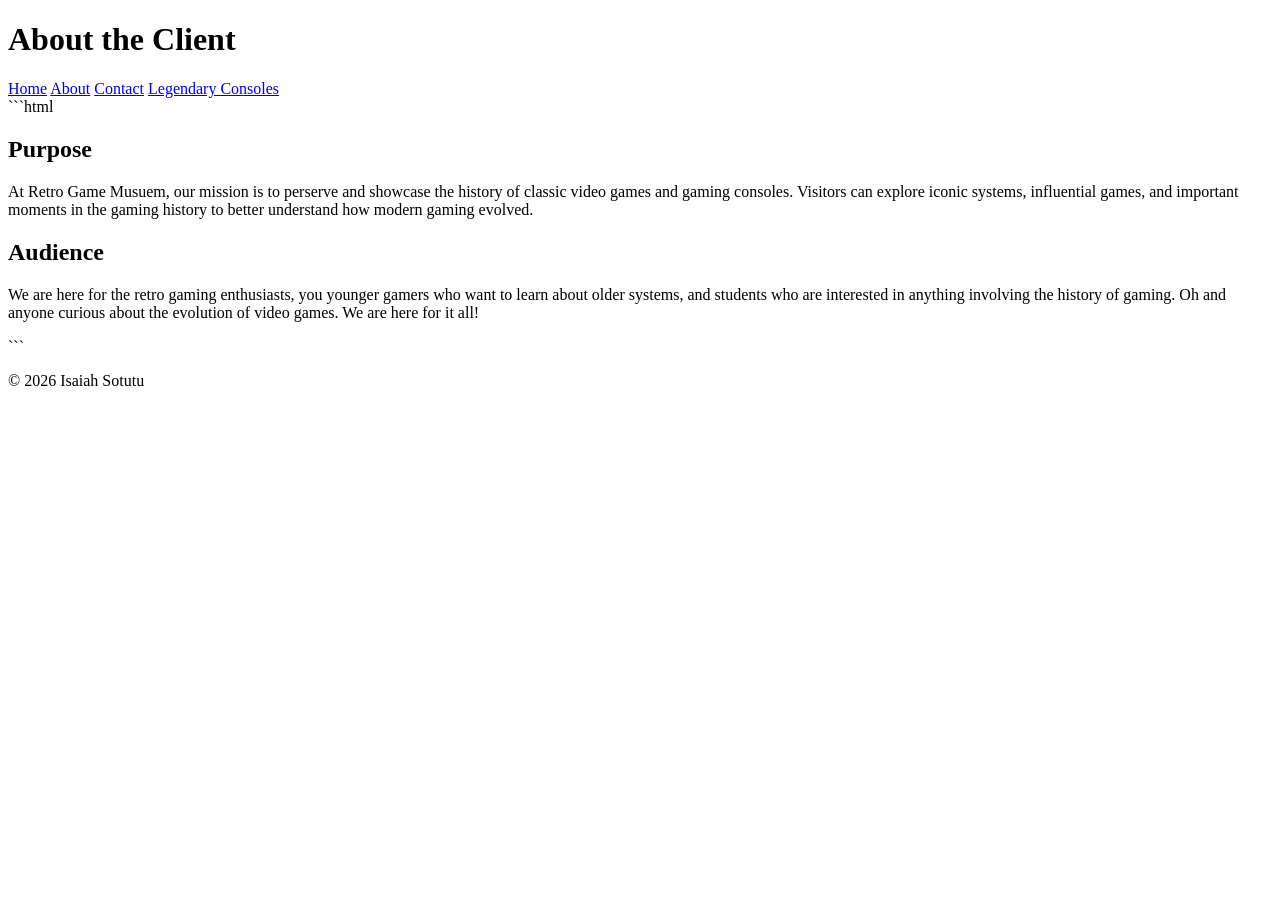
<file: W10 Client Developer Project - RBM/W11 RBM HTML Childpages/about.html>
<!DOCTYPE html>
<html lang="en">
<head>
    <meta charset="UTF-8">
    <meta name="viewport" content="width=device-width, initial-scale=1.0">
    <title>About | RBM</title>
</head>
<body>
    <header>
        <h1>About the Client</h1>
        <nav>
            <a href="index.html">Home</a>
            <a href="about.html">About</a>
            <a href="contact.html">Contact</a>
            <a href="legendary-consoles.html">Legendary Consoles</a>
        </nav>
    </header>

    <main>
```html
<section>
    <h2>Purpose</h2>
    <p>
        At Retro Game Musuem, our mission is to perserve and showcase the history of classic video games and gaming consoles.
        Visitors can explore iconic systems, influential games, and important moments in the gaming history to better understand
        how modern gaming evolved.
    </p>
</section>

<section>
    <h2>Audience</h2>
    <p>
        We are here for the retro gaming enthusiasts, you younger gamers who want to learn about older systems, and students
        who are interested in anything involving the history of gaming. Oh and anyone curious about the evolution of video games.
        We are here for it all!
    </p>
</section>
```

    </main>

    <footer>
        <p>&copy; 2026 Isaiah Sotutu</p>
    </footer>
</body>
</html>
</file>
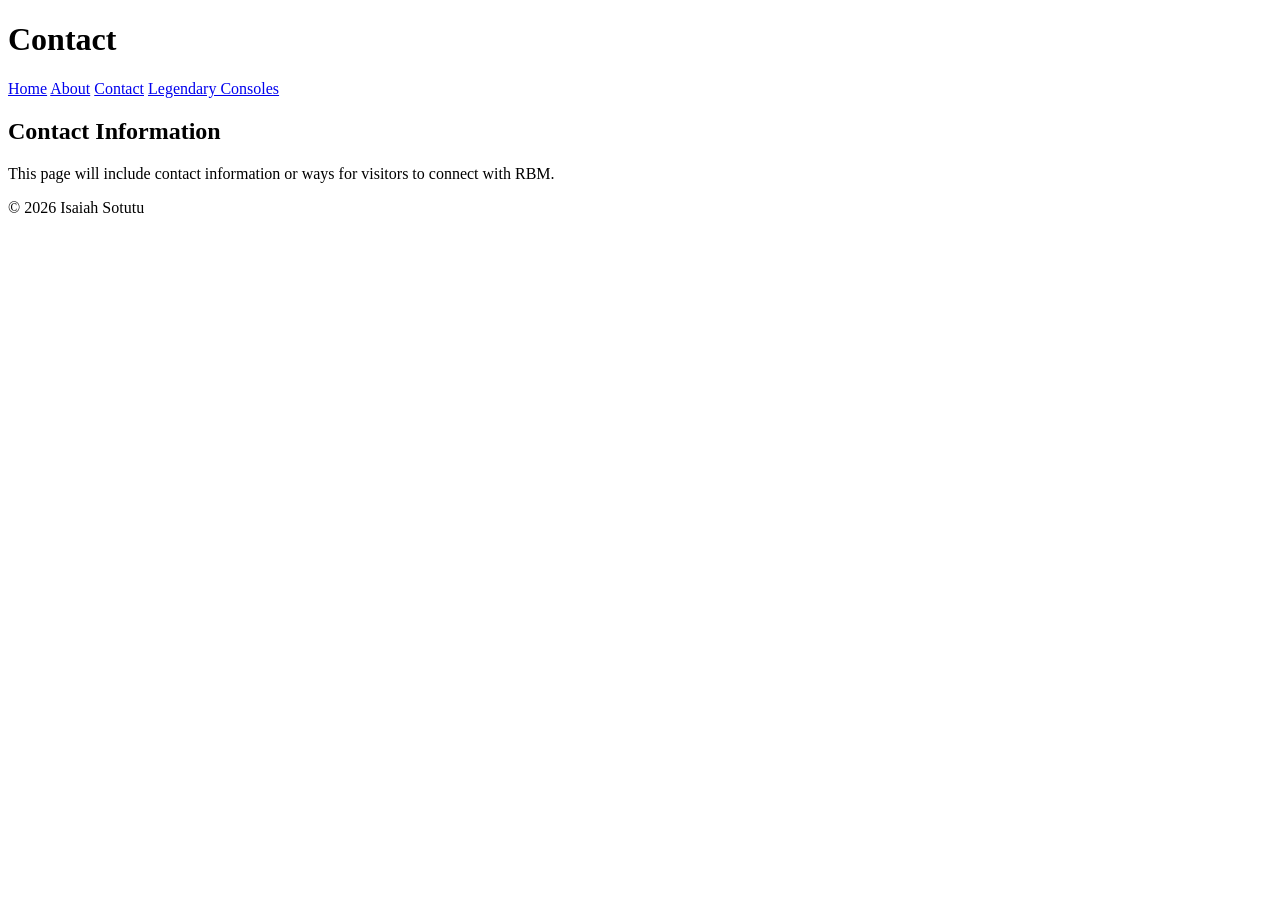
<file: W10 Client Developer Project - RBM/W11 RBM HTML Childpages/contact.html>
<!DOCTYPE html>
<html lang="en">
<head>
    <meta charset="UTF-8">
    <meta name="viewport" content="width=device-width, initial-scale=1.0">
    <title>Hit that contact button | RBM</title>
</head>
<body>
    <header>
        <h1>Contact</h1>
        <nav>
            <a href="index.html">Home</a>
            <a href="about.html">About</a>
            <a href="contact.html">Contact</a>
            <a href="legendary-consoles.html">Legendary Consoles</a>
        </nav>
    </header>

    <main>
        <section>
            <h2>Contact Information</h2>
            <p>
                This page will include contact information or ways for visitors to connect
                with RBM.
            </p>
        </section>
    </main>

    <footer>
        <p>&copy; 2026 Isaiah Sotutu</p>
    </footer>
</body>
</html>
</file>
